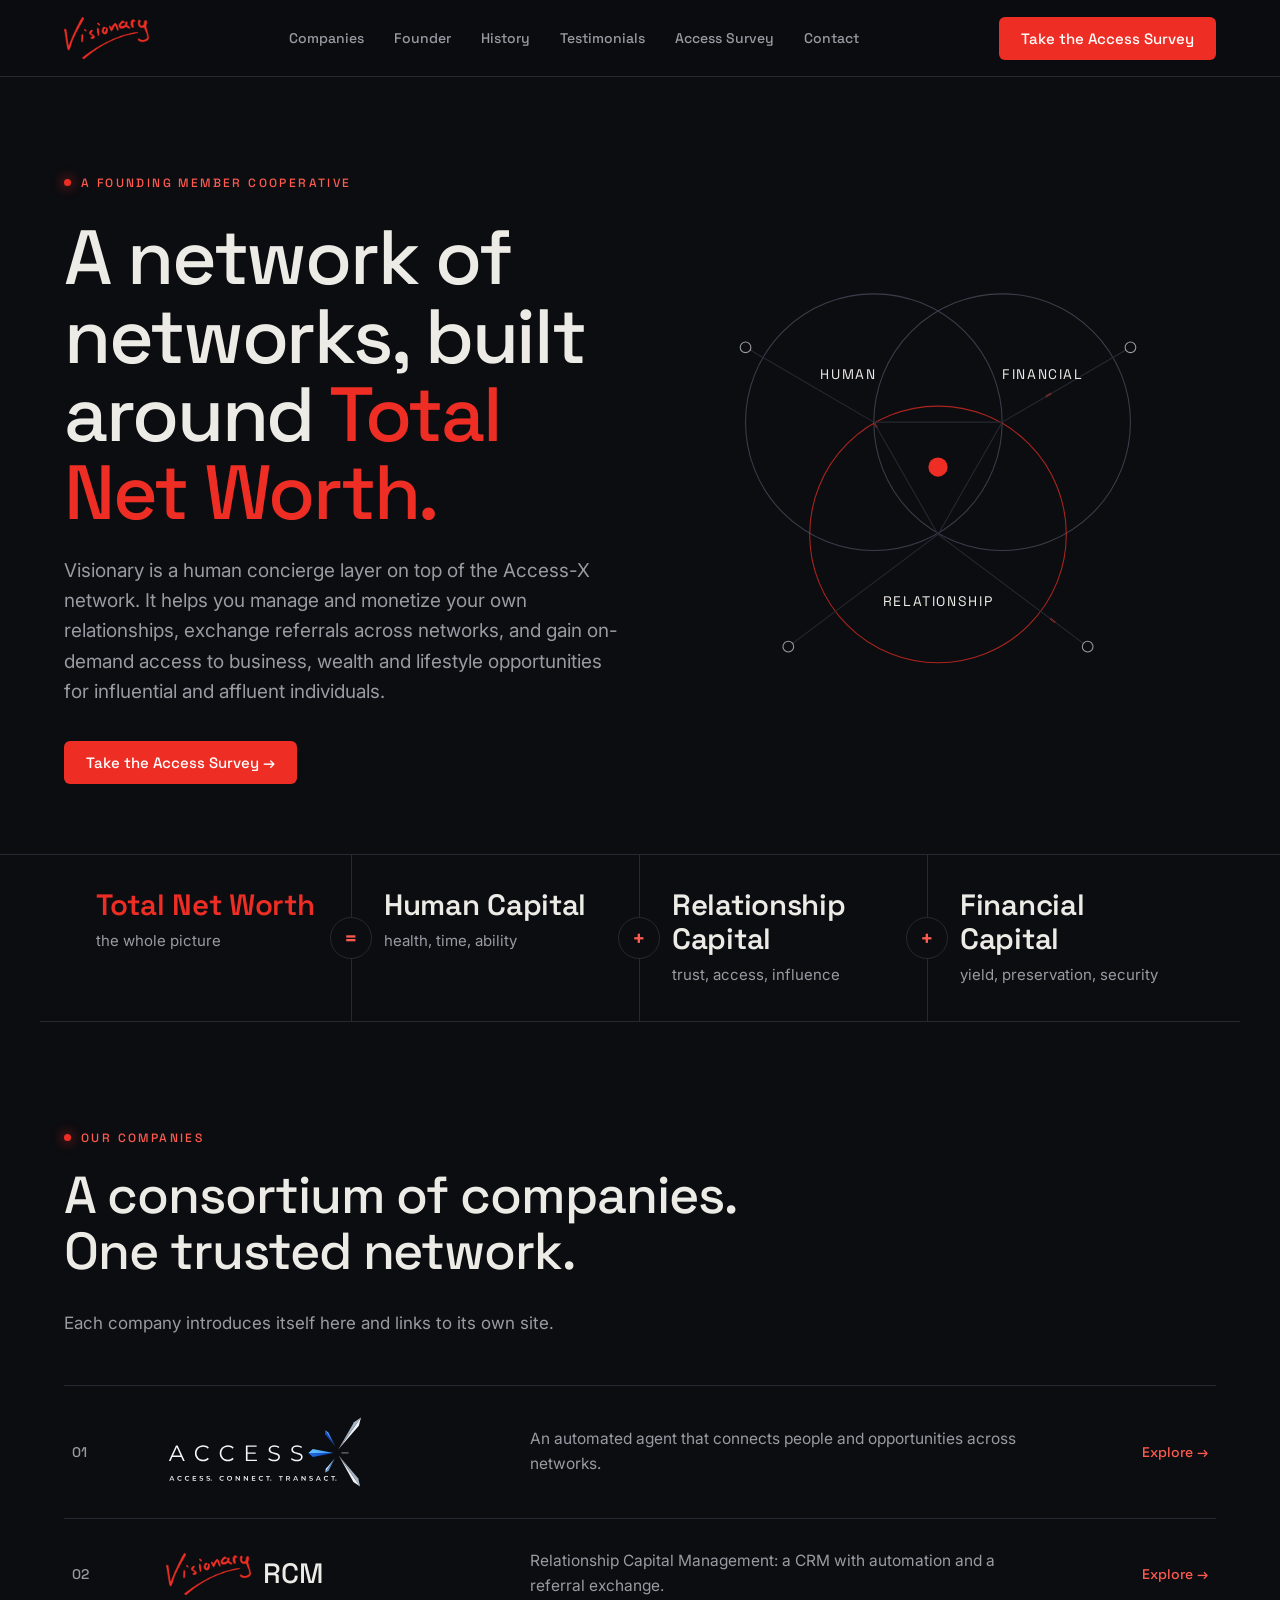
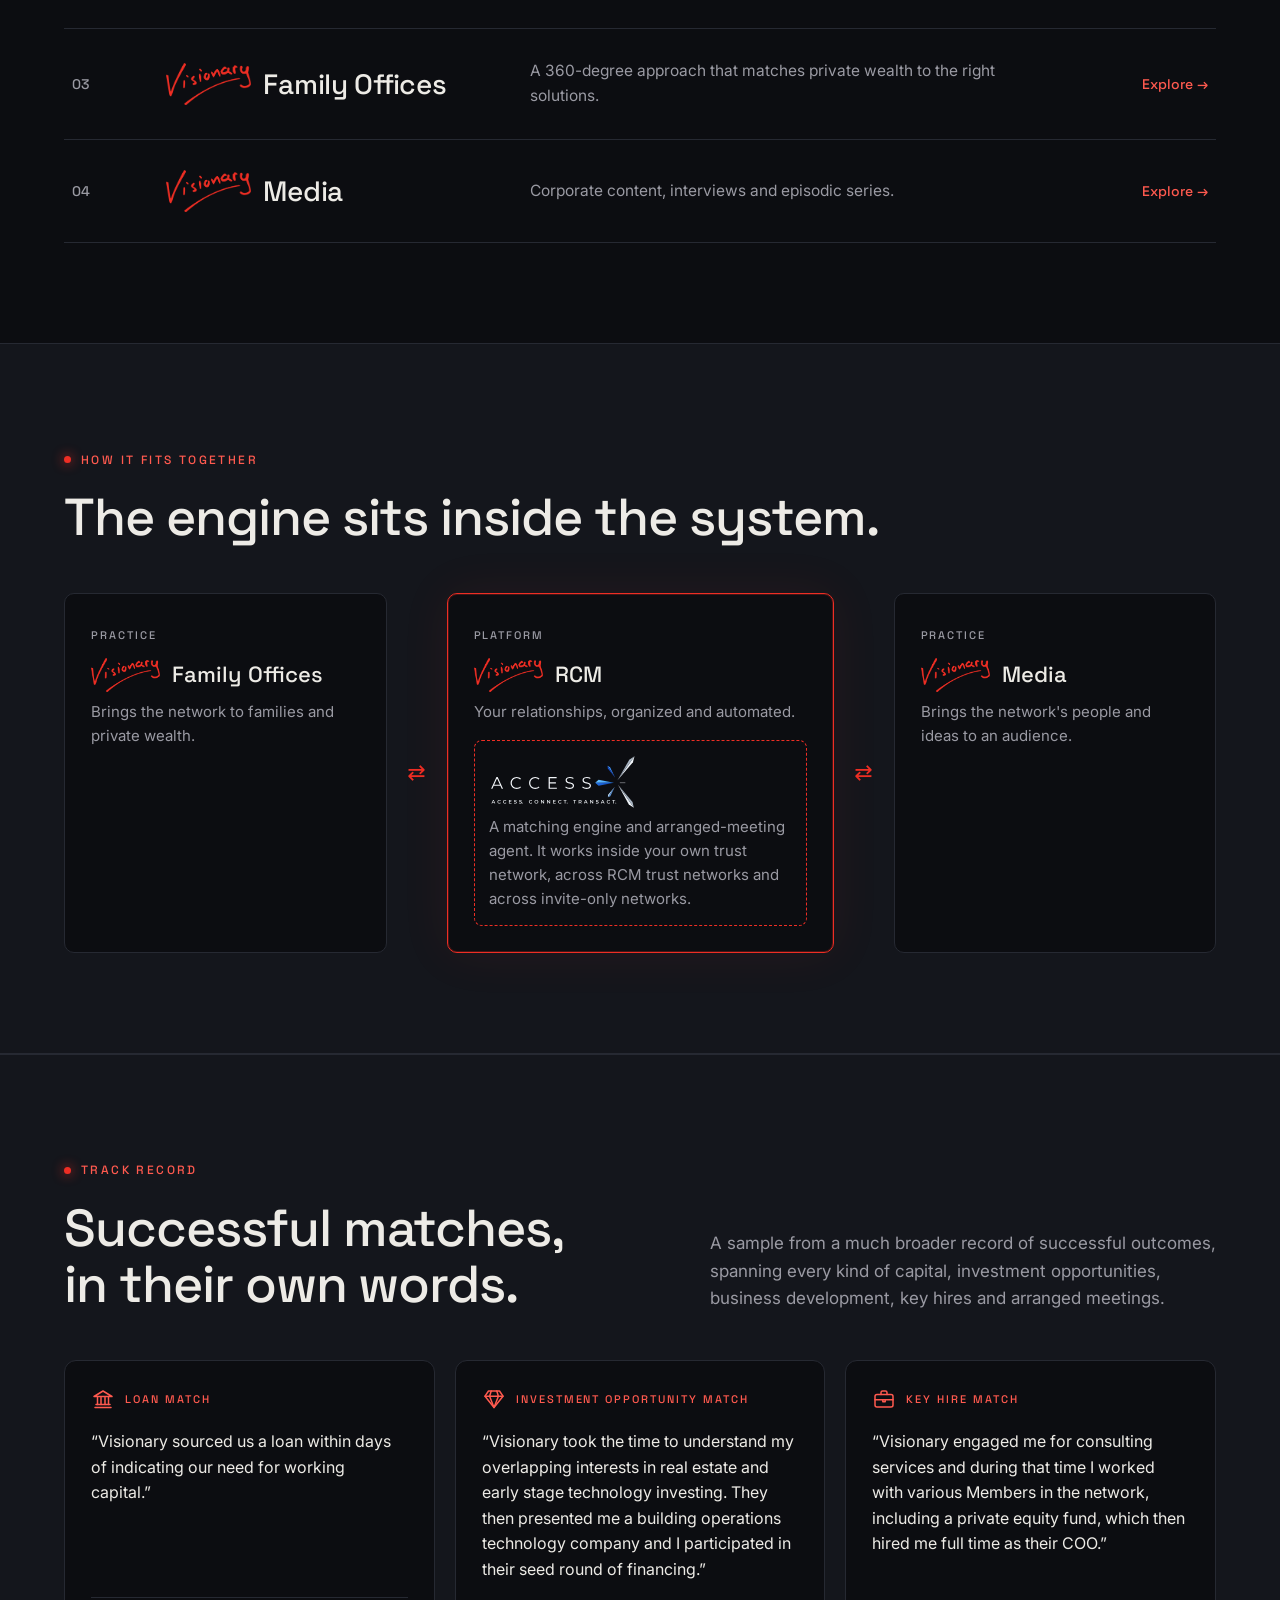
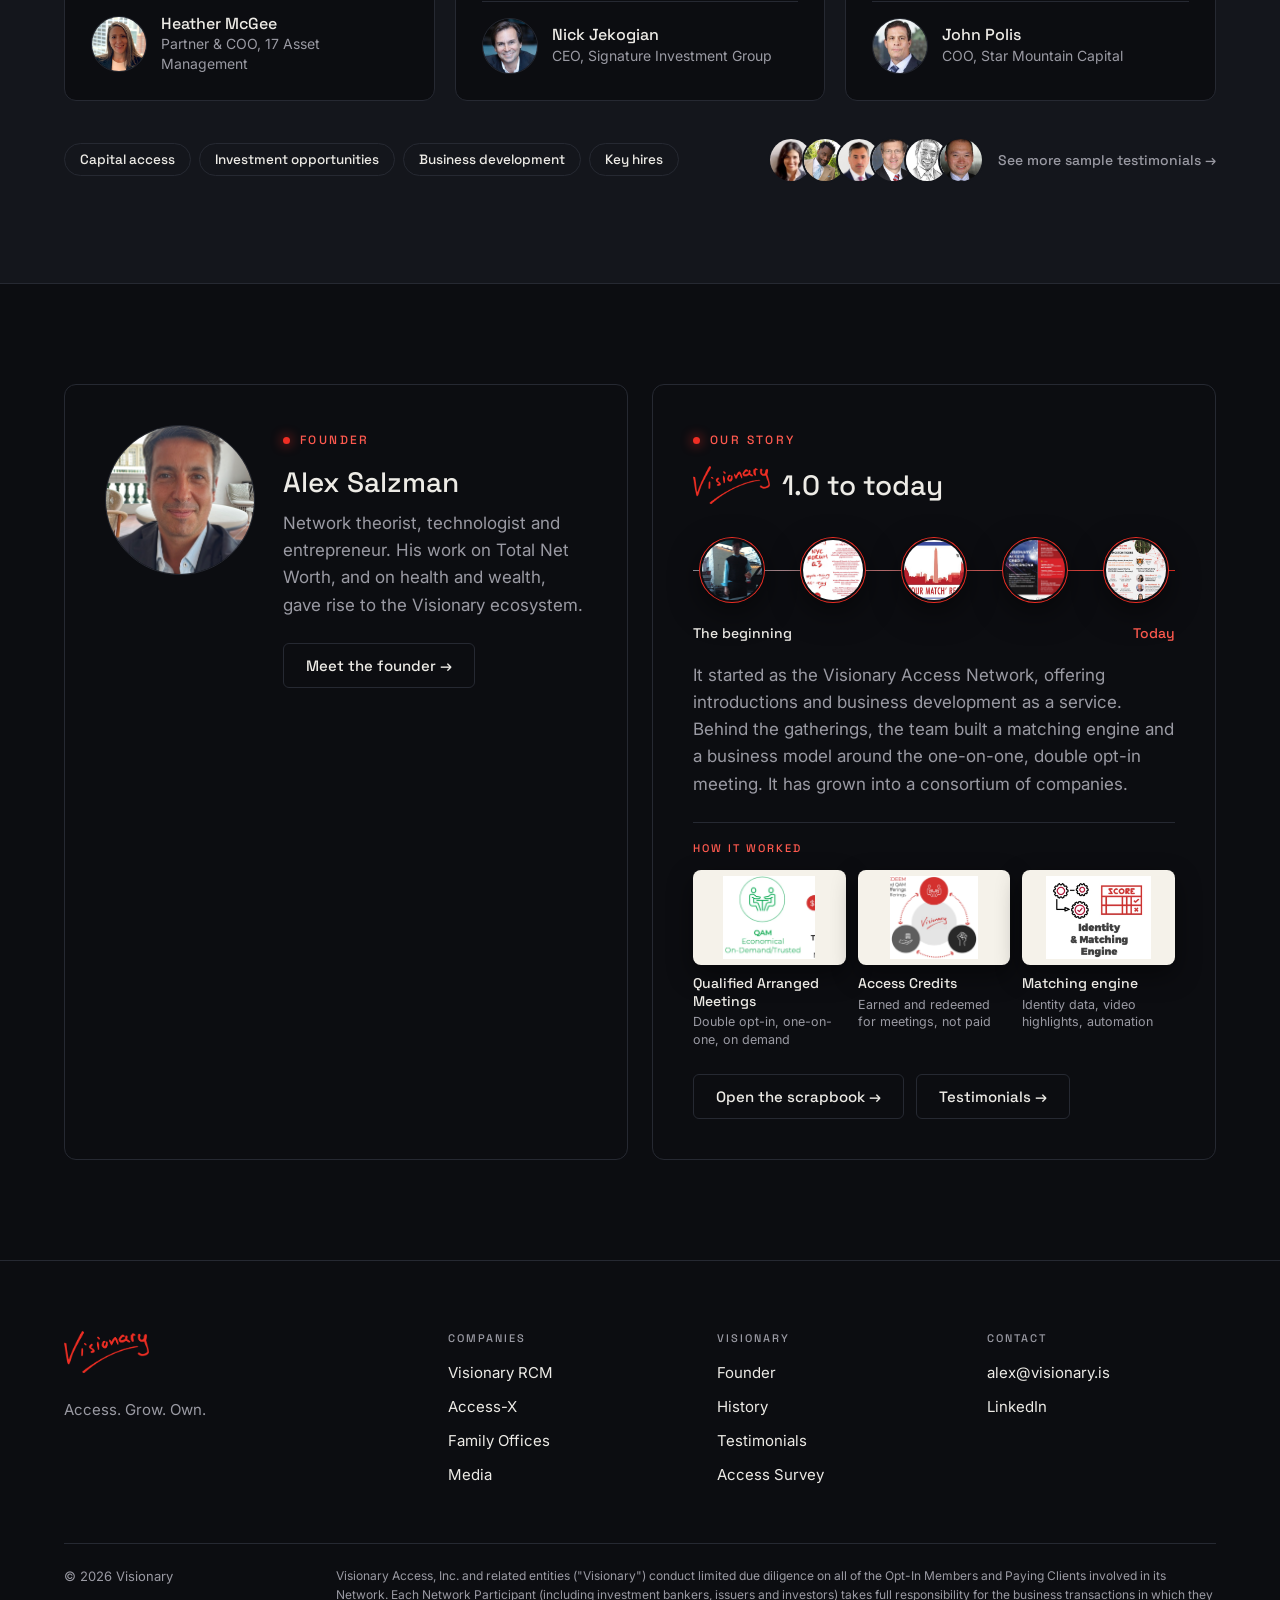
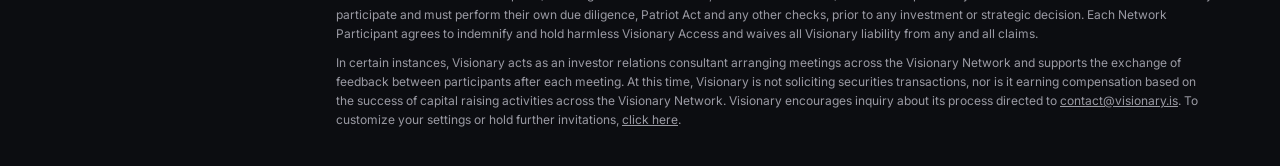
<file: index.html>
<!doctype html>
<html lang="en">
<head>
<meta charset="utf-8">
<meta name="viewport" content="width=device-width, initial-scale=1">
<title>Visionary</title>
<link rel="preconnect" href="https://fonts.googleapis.com">
<link rel="preconnect" href="https://fonts.gstatic.com" crossorigin>
<link href="https://fonts.googleapis.com/css2?family=Space+Grotesk:wght@400;500;600&family=Inter:wght@400;500&display=swap" rel="stylesheet">
<link rel="stylesheet" href="assets/theme-black.css">
</head>
<body>
<svg class="ico-sprite" xmlns="http://www.w3.org/2000/svg" aria-hidden="true" style="position:absolute;width:0;height:0;overflow:hidden">
  <symbol id="i-loan" viewBox="0 0 24 24"><path d="M3 9.5 12 4l9 5.5z"/><path d="M4 20.5h16M5 17.5h14"/><path d="M6.5 10.5v7M10 10.5v7M14 10.5v7M17.5 10.5v7"/></symbol>
  <symbol id="i-early" viewBox="0 0 24 24"><path d="M12 2.5c3 2 4.6 5.6 4 10.3L14.3 16H9.7L8 12.8c-.6-4.7 1-8.3 4-10.3z"/><circle cx="12" cy="9" r="1.7"/><path d="M8.2 12.5 5.5 15l1.3 3.2 2.9-2M15.8 12.5l2.7 2.5-1.3 3.2-2.9-2M10.6 18.5 12 21.5l1.4-3"/></symbol>
  <symbol id="i-lp" viewBox="0 0 24 24"><circle cx="12" cy="12" r="8.5"/><path d="M12 3.5V12h8.5M12 12l-6 6"/></symbol>
  <symbol id="i-account" viewBox="0 0 24 24"><path d="M4 3.5v17h16.5"/><path d="M7.5 15.5l4-4.5 3 3 5-6"/><path d="M16 8h3.5v3.5"/></symbol>
  <symbol id="i-donor" viewBox="0 0 24 24"><path d="M12 11.5S8 9.2 8 6.6a2.1 2.1 0 0 1 4-1.1 2.1 2.1 0 0 1 4 1.1c0 2.6-4 4.9-4 4.9z"/><path d="M2.5 14.5H6l2.8 1.8h4.4a1.6 1.6 0 0 1 0 3.2H9"/><path d="m14.6 18.7 4.8-2.5a1.6 1.6 0 0 1 1.8 2.6L15.5 21H7l-4.5-1.6"/></symbol>
  <symbol id="i-opportunity" viewBox="0 0 24 24"><path d="M6.5 4h11L21 9.2 12 20.5 3 9.2z"/><path d="M3 9.2h18M9.2 4 7.6 9.2 12 20.5l4.4-11.3L14.8 4"/></symbol>
  <symbol id="i-advisory" viewBox="0 0 24 24"><path d="M3.5 9.8v4.4h3.3l8.7 4.3V5.5L6.8 9.8z"/><path d="m6.8 14.2 1.6 5.3h2.7l-1.4-4.6"/><path d="M18.5 9a3.5 3.5 0 0 1 0 6M20.5 7a6.5 6.5 0 0 1 0 10"/></symbol>
  <symbol id="i-access" viewBox="0 0 24 24"><circle cx="7.5" cy="12" r="4"/><circle cx="7.5" cy="12" r="1.2"/><path d="M11.5 12h10M18.5 12v3.2M21.5 12v2.4"/></symbol>
  <symbol id="i-hire" viewBox="0 0 24 24"><rect x="3" y="7.5" width="18" height="12.5" rx="2"/><path d="M9 7.5V5.6c0-.9.7-1.6 1.6-1.6h2.8c.9 0 1.6.7 1.6 1.6v1.9M3 12.8h18M10.8 12.8v2h2.4v-2"/></symbol>
</svg>
<header>
  <div class="wrap nav">
    <a class="logo-chip" href="index.html" aria-label="Visionary home"><img src="assets/visionary-logo.png" alt="Visionary"></a>
    <ul>
      <li><a href="#companies">Companies</a></li>
      <li><a href="founder.html">Founder</a></li>
      <li><a href="history.html">History</a></li>
      <li><a href="testimonials.html">Testimonials</a></li>
      <li><a href="survey.html">Access Survey</a></li>
      <li><a href="#contact">Contact</a></li>
    </ul>
    <a class="btn btn-red" href="survey.html">Take the Access Survey</a>
  </div>
</header>

<main>
  <section class="hero">
    <div class="wrap hero-grid">
      <div>
        <span class="tag">A founding member cooperative</span>
        <h1>A network of networks, built around <em>Total Net Worth.</em></h1>
        <p>Visionary is a human concierge layer on top of the Access-X network. It helps you manage and monetize your own relationships, exchange referrals across networks, and gain on-demand access to business, wealth and lifestyle opportunities for influential and affluent individuals.</p>
        <div class="ctas">
          <a class="btn btn-red" href="survey.html">Take the Access Survey →</a>
        </div>
      </div>
      <svg class="graph" viewBox="0 0 520 480" role="img" aria-label="Three overlapping circles for Human, Relationship and Financial Capital, connected by a network">
        <g fill="none" stroke-width="1">
          <circle cx="200" cy="190" r="120" stroke="#3A3E4A"/>
          <circle cx="320" cy="190" r="120" stroke="#3A3E4A"/>
          <circle cx="260" cy="295" r="120" stroke="#EE2E24" opacity=".7"/>
        </g>
        <path class="pulse" d="M80 120 L200 190 L320 190 L440 120"/>
        <path class="pulse b" d="M120 400 L260 295 L400 400"/>
        <path class="pulse c" d="M200 190 L260 295 L320 190"/>
        <g class="edge"><line x1="80" y1="120" x2="200" y2="190"/><line x1="440" y1="120" x2="320" y2="190"/><line x1="120" y1="400" x2="260" y2="295"/><line x1="400" y1="400" x2="260" y2="295"/><line x1="200" y1="190" x2="320" y2="190"/><line x1="200" y1="190" x2="260" y2="295"/><line x1="320" y1="190" x2="260" y2="295"/></g>
        <g><circle class="node" cx="80" cy="120" r="5"/><circle class="node" cx="440" cy="120" r="5"/><circle class="node" cx="120" cy="400" r="5"/><circle class="node" cx="400" cy="400" r="5"/></g>
        <circle cx="260" cy="232" r="9" fill="#EE2E24"/>
        <text x="150" y="150" font-size="13" letter-spacing="1.5">HUMAN</text>
        <text x="320" y="150" font-size="13" letter-spacing="1.5">FINANCIAL</text>
        <text x="260" y="362" font-size="13" letter-spacing="1.5" text-anchor="middle">RELATIONSHIP</text>
      </svg>
    </div>
  </section>

  <div class="wrap tnw" aria-label="Total Net Worth equation">
    <div class="eq" data-op="="><b>Total Net Worth</b><span>the whole picture</span></div>
    <div data-op="+"><b>Human Capital</b><span>health, time, ability</span></div>
    <div data-op="+"><b>Relationship Capital</b><span>trust, access, influence</span></div>
    <div><b>Financial Capital</b><span>yield, preservation, security</span></div>
  </div>

  <section id="companies">
    <div class="wrap">
      <div class="head-row">
        <div><span class="tag">Our companies</span><h2>A consortium of companies.<br>One trusted network.</h2></div>
        <p>Each company introduces itself here and links to its own site.</p>
      </div>
      <div class="rows">
        <a class="row" href="access-x.html"><span class="n">01</span><h3 class="brand"><img class="logo-ax" src="assets/access-x-logo.svg" alt="Access-X" width="1410" height="515"></h3><p>An automated agent that connects people and opportunities across networks.</p><span class="go">Explore →</span></a>
        <a class="row" href="rcm.html"><span class="n">02</span><h3 class="brand"><img class="logo-v" src="assets/visionary-logo.png" alt="Visionary" width="1768" height="870"><span>RCM</span></h3><p>Relationship Capital Management: a CRM with automation and a referral exchange.</p><span class="go">Explore →</span></a>
        <a class="row" href="wealth.html"><span class="n">03</span><h3 class="brand"><img class="logo-v" src="assets/visionary-logo.png" alt="Visionary" width="1768" height="870"><span>Family Offices</span></h3><p>A 360-degree approach that matches private wealth to the right solutions.</p><span class="go">Explore →</span></a>
        <a class="row" href="media.html"><span class="n">04</span><h3 class="brand"><img class="logo-v" src="assets/visionary-logo.png" alt="Visionary" width="1768" height="870"><span>Media</span></h3><p>Corporate content, interviews and episodic series.</p><span class="go">Explore →</span></a>
      </div>
    </div>
  </section>

  <section class="fit">
    <div class="wrap">
      <span class="tag">How it fits together</span>
      <h2>The engine sits inside the system.</h2>
      <div class="flow">
        <div class="box"><small>Practice</small><h4 class="brand"><img class="logo-v" src="assets/visionary-logo.png" alt="Visionary" width="1768" height="870"><span>Family Offices</span></h4><p>Brings the network to families and private wealth.</p></div>
        <div class="arrow" aria-hidden="true">⇄</div>
        <div class="box core"><small>Platform</small><h4 class="brand"><img class="logo-v" src="assets/visionary-logo.png" alt="Visionary" width="1768" height="870"><span>RCM</span></h4><p>Your relationships, organized and automated.</p>
          <div class="inner"><b class="brand"><img class="logo-ax" src="assets/access-x-logo.svg" alt="Access-X" width="1410" height="515"></b><p>A matching engine and arranged-meeting agent. It works inside your own trust network, across RCM trust networks and across invite-only networks.</p></div>
        </div>
        <div class="arrow" aria-hidden="true">⇄</div>
        <div class="box"><small>Practice</small><h4 class="brand"><img class="logo-v" src="assets/visionary-logo.png" alt="Visionary" width="1768" height="870"><span>Media</span></h4><p>Brings the network's people and ideas to an audience.</p></div>
      </div>
    </div>
  </section>

  <section class="proof" id="testimonials">
    <div class="wrap">
      <div class="head-row">
        <div><span class="tag">Track record</span><h2>Successful matches,<br>in their own words.</h2></div>
        <p>A sample from a much broader record of successful outcomes, spanning every kind of capital, investment opportunities, business development, key hires and arranged meetings.</p>
      </div>
      <div class="proof-grid">
        <figure class="tm"><small><svg class="ico" aria-hidden="true"><use href="#i-loan"/></svg>Loan match</small>
          <blockquote>“Visionary sourced us a loan within days of indicating our need for working capital.”</blockquote>
          <figcaption><img src="assets/testimonials/heather-mcgee.jpg" alt="" width="56" height="56" loading="lazy"><div><b>Heather McGee</b><span>Partner &amp; COO, 17 Asset Management</span></div></figcaption></figure>
        <figure class="tm"><small><svg class="ico" aria-hidden="true"><use href="#i-opportunity"/></svg>Investment opportunity match</small>
          <blockquote>“Visionary took the time to understand my overlapping interests in real estate and early stage technology investing. They then presented me a building operations technology company and I participated in their seed round of financing.”</blockquote>
          <figcaption><img src="assets/testimonials/nick-jekogian.jpg" alt="" width="56" height="56" loading="lazy"><div><b>Nick Jekogian</b><span>CEO, Signature Investment Group</span></div></figcaption></figure>
        <figure class="tm"><small><svg class="ico" aria-hidden="true"><use href="#i-hire"/></svg>Key hire match</small>
          <blockquote>“Visionary engaged me for consulting services and during that time I worked with various Members in the network, including a private equity fund, which then hired me full time as their COO.”</blockquote>
          <figcaption><img src="assets/testimonials/john-polis.jpg" alt="" width="56" height="56" loading="lazy"><div><b>John Polis</b><span>COO, Star Mountain Capital</span></div></figcaption></figure>
      </div>
      <div class="proof-foot">
        <ul class="chips" aria-label="Testimonials by type of match">
          <li><a href="testimonials.html#capital-access">Capital access</a></li>
          <li><a href="testimonials.html#investment-opportunities">Investment opportunities</a></li>
          <li><a href="testimonials.html#business-development">Business development</a></li>
          <li><a href="testimonials.html#key-hires">Key hires</a></li>
        </ul>
        <a class="faces" href="testimonials.html" aria-label="Read all testimonials">
          <img src="assets/testimonials/noelle-millholt.jpg" alt="" width="46" height="46" loading="lazy">
          <img src="assets/testimonials/glenn-toby.jpg" alt="" width="46" height="46" loading="lazy" style="object-position:50% 16%">
          <img src="assets/testimonials/mark-cachia.jpg" alt="" width="46" height="46" loading="lazy">
          <img src="assets/testimonials/david-weild.jpg" alt="" width="46" height="46" loading="lazy">
          <img src="assets/testimonials/ridaa-murad.jpg" alt="" width="46" height="46" loading="lazy">
          <img src="assets/testimonials/erwin-wong.jpg" alt="" width="46" height="46" loading="lazy">
          <span>See more sample testimonials →</span>
        </a>
      </div>
    </div>
  </section>

  <section>
    <div class="wrap split">
      <div class="panel founder">
        <img class="portrait-sm" src="assets/alex-salzman.jpg" alt="Alex Salzman" width="150" height="150">
        <div>
          <span class="tag">Founder</span>
          <h3>Alex Salzman</h3>
          <p>Network theorist, technologist and entrepreneur. His work on Total Net Worth, and on health and wealth, gave rise to the Visionary ecosystem.</p>
          <a class="btn btn-ghost" href="founder.html">Meet the founder →</a>
        </div>
      </div>
      <div class="panel">
        <span class="tag">Our story</span>
        <h3 class="brand"><img class="logo-v" src="assets/visionary-logo.png" alt="Visionary" width="1768" height="870"><span>1.0 to today</span></h3>
        <div class="teaser-line">
          <a class="pop" href="history.html#stage-01" style="left:8%"><img src="assets/history/founder-rooftop.jpg" alt="The beginning: painting the first Visionary sign" style="object-position:50% 22%" loading="lazy"></a>
          <a class="pop" href="history.html#stage-02" style="left:29%"><img src="assets/history/nyc-forum.jpg" alt="First gatherings: the Visionary NYC Forum" style="object-position:18% 18%" loading="lazy"></a>
          <a class="pop" href="history.html#stage-03" style="left:50%"><img src="assets/history/washington-dc.jpg" alt="Arranged meetings: a welcoming reception in Washington, DC" style="object-position:48% 45%" loading="lazy"></a>
          <a class="pop" href="history.html#stage-04" style="left:71%"><img src="assets/history/supernova.jpg" alt="Access Credits: the Access Credit Supernova" style="object-position:25% 38%" loading="lazy"></a>
          <a class="pop" href="history.html#stage-05" style="left:92%"><img src="assets/history/princeton.jpg" alt="Access, Grow, Own: the Princeton Tigers welcoming reception" style="object-position:58% 30%" loading="lazy"></a>
        </div>
        <div class="teaser-ends" aria-hidden="true"><span>The beginning</span><span class="now">Today</span></div>
        <p>It started as the Visionary Access Network, offering introductions and business development as a service. Behind the gatherings, the team built a matching engine and a business model around the one-on-one, double opt-in meeting. It has grown into a consortium of companies.</p>
        <ul class="concepts">
          <li class="lbl">How it worked</li>
          <li><a href="history.html#engine-qam"><span class="thumb"><img src="assets/history/thumb-qam.png" alt="" loading="lazy"></span><b>Qualified Arranged Meetings</b><span>Double opt-in, one-on-one, on demand</span></a></li>
          <li><a href="history.html#engine-credits"><span class="thumb"><img src="assets/history/thumb-credits.png" alt="" loading="lazy"></span><b>Access Credits</b><span>Earned and redeemed for meetings, not paid</span></a></li>
          <li><a href="history.html#engine-model"><span class="thumb"><img src="assets/history/thumb-engine.png" alt="" loading="lazy"></span><b>Matching engine</b><span>Identity data, video highlights, automation</span></a></li>
        </ul>
        <div class="ctas"><a class="btn btn-ghost" href="history.html">Open the scrapbook →</a><a class="btn btn-ghost" href="testimonials.html">Testimonials →</a></div>
      </div>
    </div>
  </section>
</main>

<footer id="contact">
  <div class="wrap">
    <div class="foot">
      <div><a class="logo-chip" href="index.html"><img src="assets/visionary-logo.png" alt="Visionary"></a><p style="color:var(--muted);margin-top:18px;max-width:30ch">Access. Grow. Own.</p></div>
      <div><h5>Companies</h5><ul><li><a href="rcm.html">Visionary RCM</a></li><li><a href="access-x.html">Access-X</a></li><li><a href="wealth.html">Family Offices</a></li><li><a href="media.html">Media</a></li></ul></div>
      <div><h5>Visionary</h5><ul><li><a href="founder.html">Founder</a></li><li><a href="history.html">History</a></li><li><a href="testimonials.html">Testimonials</a></li><li><a href="survey.html">Access Survey</a></li></ul></div>
      <div><h5>Contact</h5><ul><li><a href="mailto:alex@visionary.is">alex@visionary.is</a></li><li><a href="https://www.linkedin.com/in/alex-salzman/">LinkedIn</a></li></ul></div>
    </div>
    <div class="legal"><span>© 2026 Visionary</span><div class="compliance"><p>Visionary Access, Inc. and related entities ("Visionary") conduct limited due diligence on all of the Opt-In Members and Paying Clients involved in its Network. Each Network Participant (including investment bankers, issuers and investors) takes full responsibility for the business transactions in which they participate and must perform their own due diligence, Patriot Act and any other checks, prior to any investment or strategic decision. Each Network Participant agrees to indemnify and hold harmless Visionary Access and waives all Visionary liability from any and all claims.</p><p>In certain instances, Visionary acts as an investor relations consultant arranging meetings across the Visionary Network and supports the exchange of feedback between participants after each meeting. At this time, Visionary is not soliciting securities transactions, nor is it earning compensation based on the success of capital raising activities across the Visionary Network. Visionary encourages inquiry about its process directed to <a href="mailto:contact@visionary.is">contact@visionary.is</a>. To customize your settings or hold further invitations, <a href="mailto:contact@visionary.is?subject=Invitation%20settings">click here</a>.</p></div></div>
  </div>
</footer>
</body>
</html>
</file>
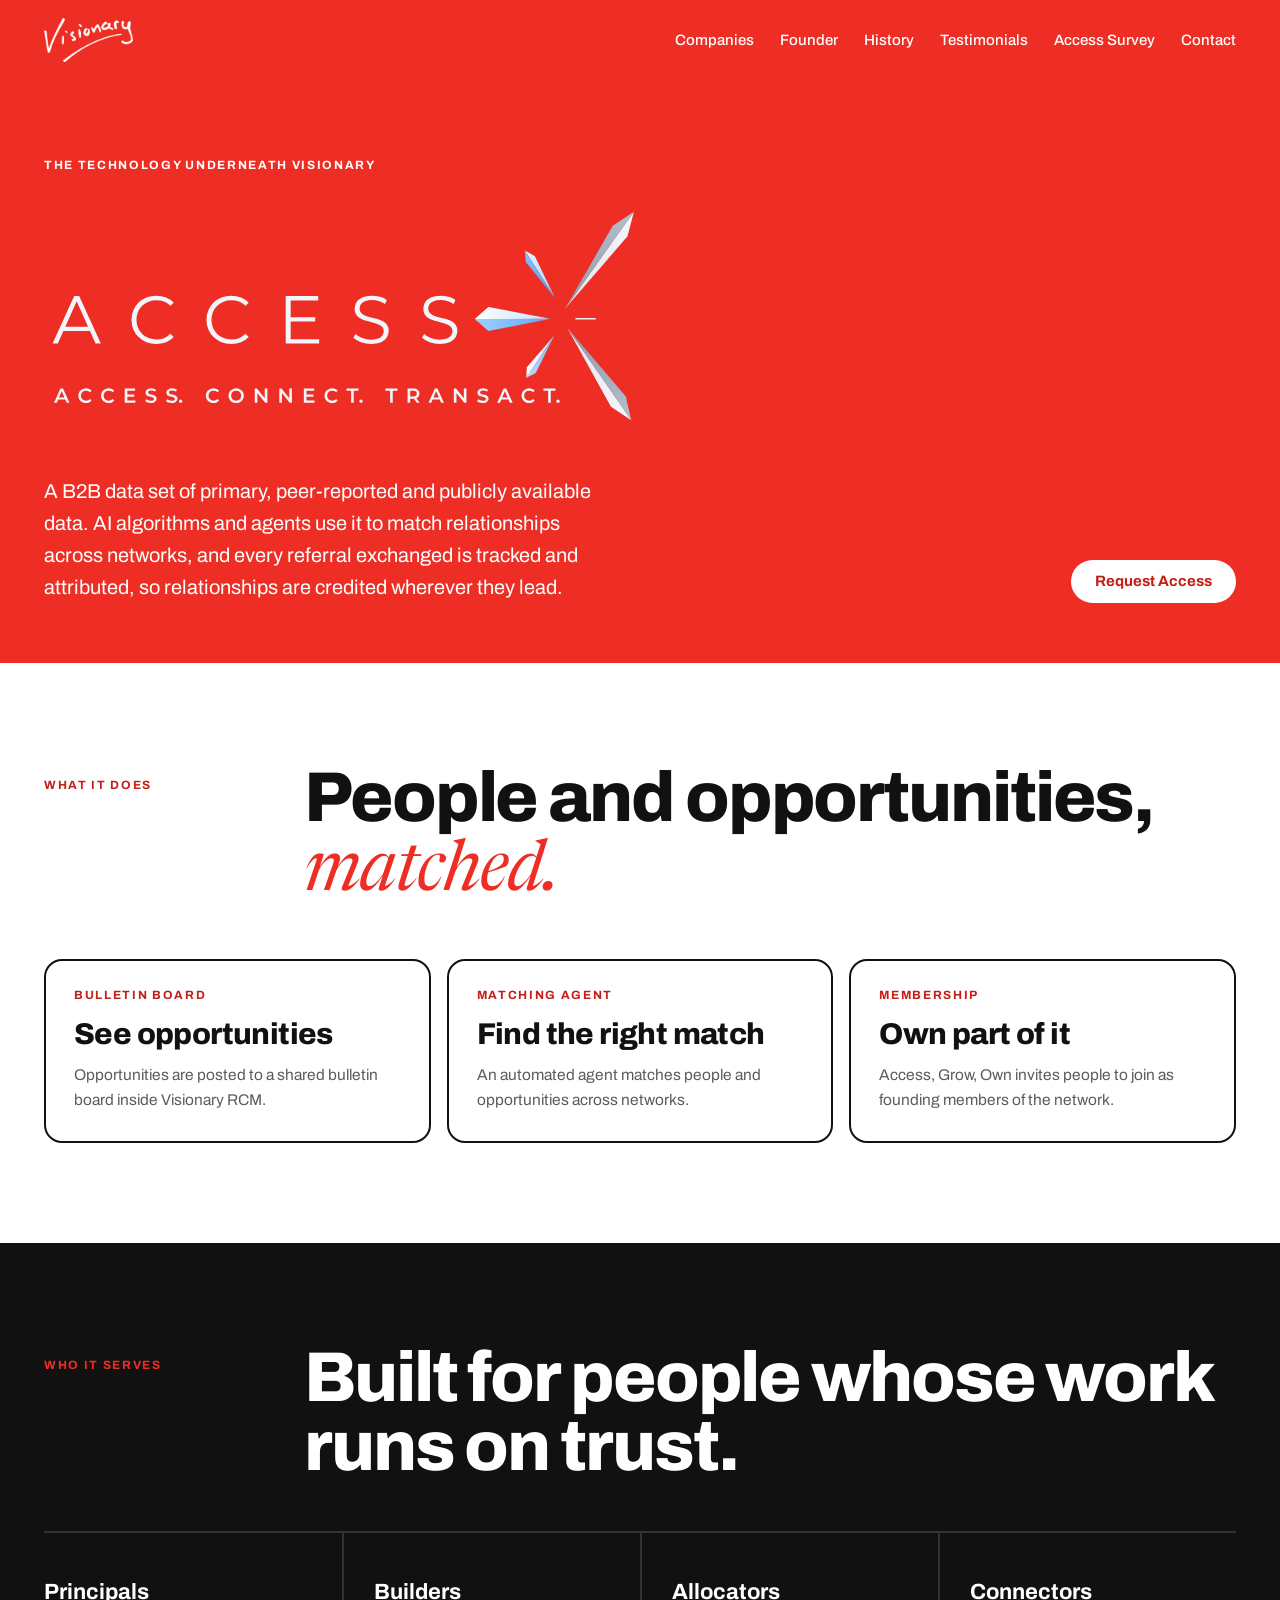
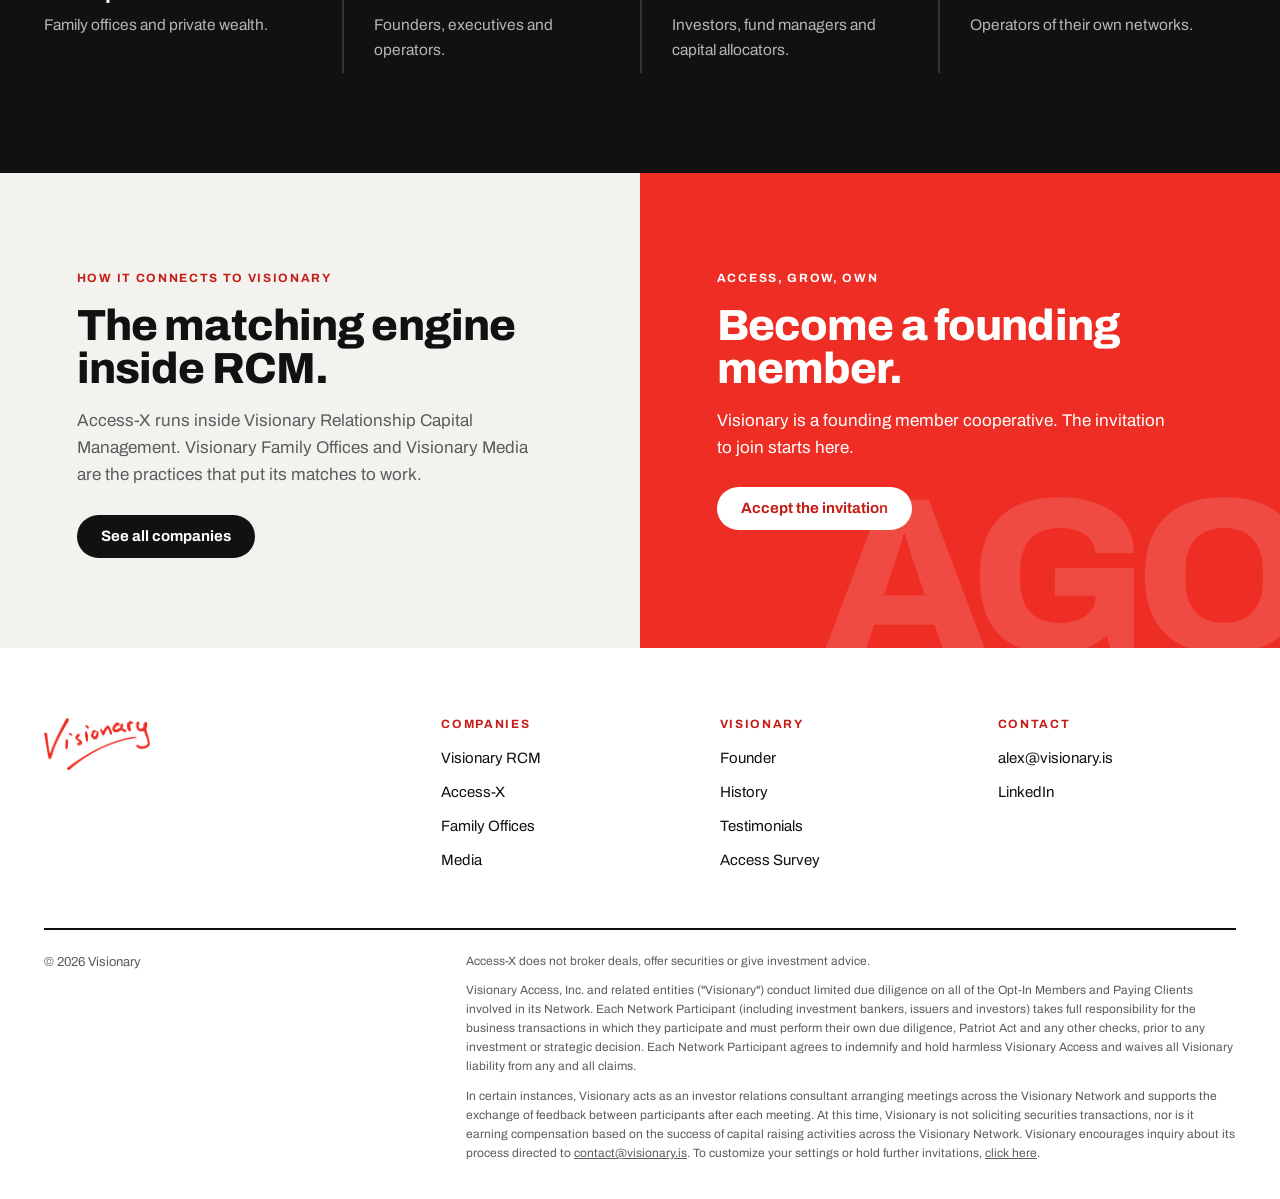
<file: access-x.html>
<!doctype html>
<html lang="en">
<head>
<meta charset="utf-8">
<meta name="viewport" content="width=device-width, initial-scale=1">
<title>Access-X · Visionary</title>
<link rel="preconnect" href="https://fonts.googleapis.com">
<link rel="preconnect" href="https://fonts.gstatic.com" crossorigin>
<link href="https://fonts.googleapis.com/css2?family=Archivo:wght@400;500;700;800&family=Newsreader:ital,opsz,wght@1,6..72,400&display=swap" rel="stylesheet">
<link rel="stylesheet" href="assets/theme-red.css">
</head>
<body>
<header>
  <div class="wrap nav">
    <a href="index.html" aria-label="Visionary home"><img class="white-logo" src="assets/visionary-logo.png" alt="Visionary"></a>
    <ul>
      <li><a href="index.html#companies">Companies</a></li>
      <li><a href="founder.html">Founder</a></li>
      <li><a href="history.html">History</a></li>
      <li><a href="testimonials.html">Testimonials</a></li>
      <li><a href="survey.html">Access Survey</a></li>
      <li><a href="#contact">Contact</a></li>
    </ul>
  </div>
</header>

<main>
  <section class="hero" style="padding-bottom:0">
    <div class="wrap">
      <span class="label">The technology underneath Visionary</span>
      <h1 class="ax-logo"><img src="assets/access-x-logo-on-red.svg" alt="Access-X. Access. Connect. Transact." width="1410" height="515"></h1>
      <div class="hero-foot">
        <p>A B2B data set of primary, peer-reported and publicly available data. AI algorithms and agents use it to match relationships across networks, and every referral exchanged is tracked and attributed, so relationships are credited wherever they lead.</p>
        <div class="ctas">
          <a class="pill pill-white" data-outbound="accessX" href="#">Request Access</a>
        </div>
      </div>
    </div>
  </section>

  <section>
    <div class="wrap">
      <div class="title-row"><span class="label">What it does</span><h2>People and opportunities, <em>matched.</em></h2></div>
      <div class="tiles three">
        <div class="tile static"><span class="label">Bulletin board</span><h3>See opportunities</h3><p>Opportunities are posted to a shared bulletin board inside Visionary RCM.</p></div>
        <div class="tile static"><span class="label">Matching agent</span><h3>Find the right match</h3><p>An automated agent matches people and opportunities across networks.</p></div>
        <div class="tile static"><span class="label">Membership</span><h3>Own part of it</h3><p>Access, Grow, Own invites people to join as founding members of the network.</p></div>
      </div>
    </div>
  </section>

  <section class="fit">
    <div class="wrap">
      <div class="title-row"><span class="label">Who it serves</span><h2>Built for people whose work runs on trust.</h2></div>
      <div class="stack four">
        <div><h4>Principals</h4><p>Family offices and private wealth.</p></div>
        <div><h4>Builders</h4><p>Founders, executives and operators.</p></div>
        <div><h4>Allocators</h4><p>Investors, fund managers and capital allocators.</p></div>
        <div><h4>Connectors</h4><p>Operators of their own networks.</p></div>
      </div>
    </div>
  </section>

  <div class="duo">
    <div class="plain">
      <span class="label">How it connects to Visionary</span>
      <h3>The matching engine inside RCM.</h3>
      <p>Access-X runs inside Visionary Relationship Capital Management. Visionary Family Offices and Visionary Media are the practices that put its matches to work.</p>
      <a class="pill pill-ink" href="index.html#companies">See all companies</a>
    </div>
    <div class="since">
      <span class="label">Access, Grow, Own</span>
      <h3>Become a founding member.</h3>
      <p>Visionary is a founding member cooperative. The invitation to join starts here.</p>
      <a class="pill pill-white" href="survey.html?category=join">Accept the invitation</a>
      <span class="yr" aria-hidden="true">AGO</span>
    </div>
  </div>
</main>

<footer id="contact">
  <div class="wrap">
    <div class="foot">
      <div><img src="assets/visionary-logo.png" alt="Visionary"></div>
      <div><h5 class="label">Companies</h5><ul><li><a href="rcm.html">Visionary RCM</a></li><li><a href="access-x.html">Access-X</a></li><li><a href="wealth.html">Family Offices</a></li><li><a href="media.html">Media</a></li></ul></div>
      <div><h5 class="label">Visionary</h5><ul><li><a href="founder.html">Founder</a></li><li><a href="history.html">History</a></li><li><a href="testimonials.html">Testimonials</a></li><li><a href="survey.html">Access Survey</a></li></ul></div>
      <div><h5 class="label">Contact</h5><ul><li><a href="mailto:alex@visionary.is">alex@visionary.is</a></li><li><a href="https://www.linkedin.com/in/alex-salzman/">LinkedIn</a></li></ul></div>
    </div>
    <div class="legal"><span>© 2026 Visionary</span><div class="compliance"><p>Access-X does not broker deals, offer securities or give investment advice.</p><p>Visionary Access, Inc. and related entities ("Visionary") conduct limited due diligence on all of the Opt-In Members and Paying Clients involved in its Network. Each Network Participant (including investment bankers, issuers and investors) takes full responsibility for the business transactions in which they participate and must perform their own due diligence, Patriot Act and any other checks, prior to any investment or strategic decision. Each Network Participant agrees to indemnify and hold harmless Visionary Access and waives all Visionary liability from any and all claims.</p><p>In certain instances, Visionary acts as an investor relations consultant arranging meetings across the Visionary Network and supports the exchange of feedback between participants after each meeting. At this time, Visionary is not soliciting securities transactions, nor is it earning compensation based on the success of capital raising activities across the Visionary Network. Visionary encourages inquiry about its process directed to <a href="mailto:contact@visionary.is">contact@visionary.is</a>. To customize your settings or hold further invitations, <a href="mailto:contact@visionary.is?subject=Invitation%20settings">click here</a>.</p></div></div>
  </div>
</footer>
<script src="assets/site-config.js"></script>
</body>
</html>
</file>
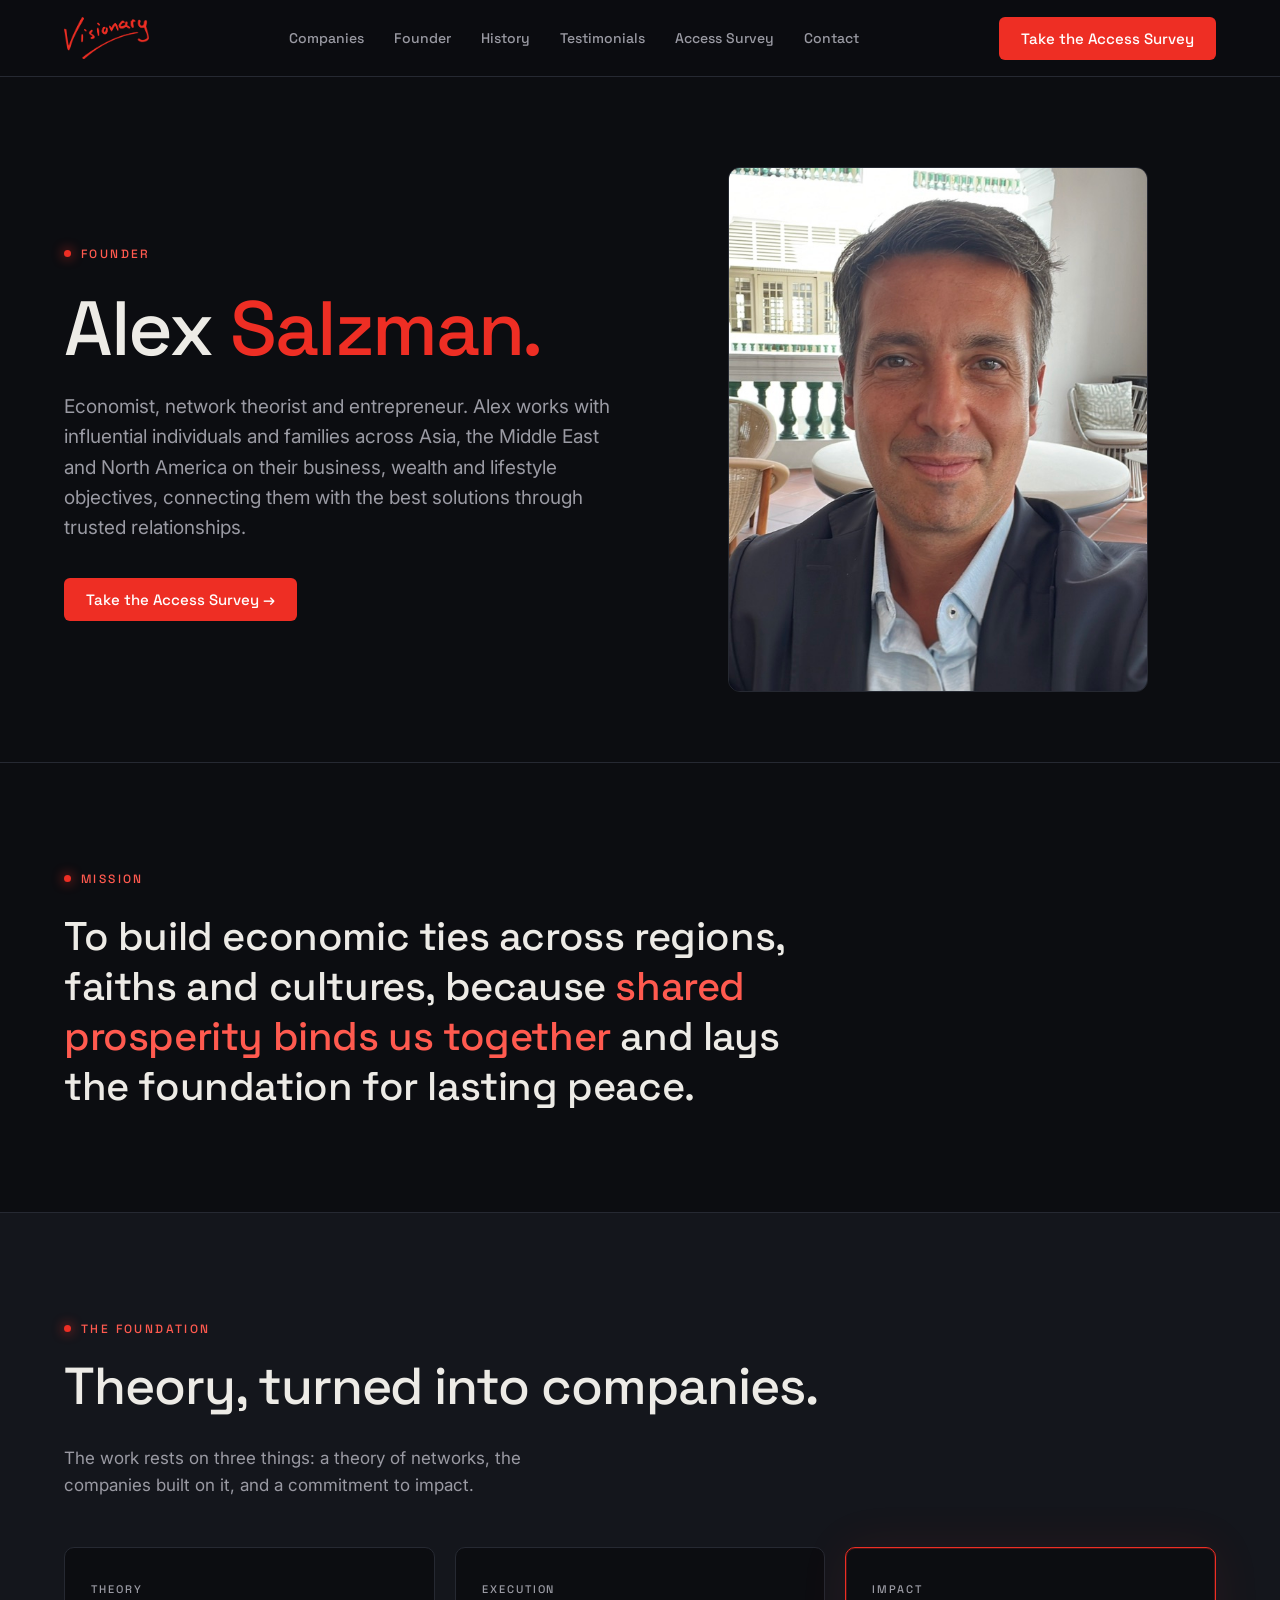
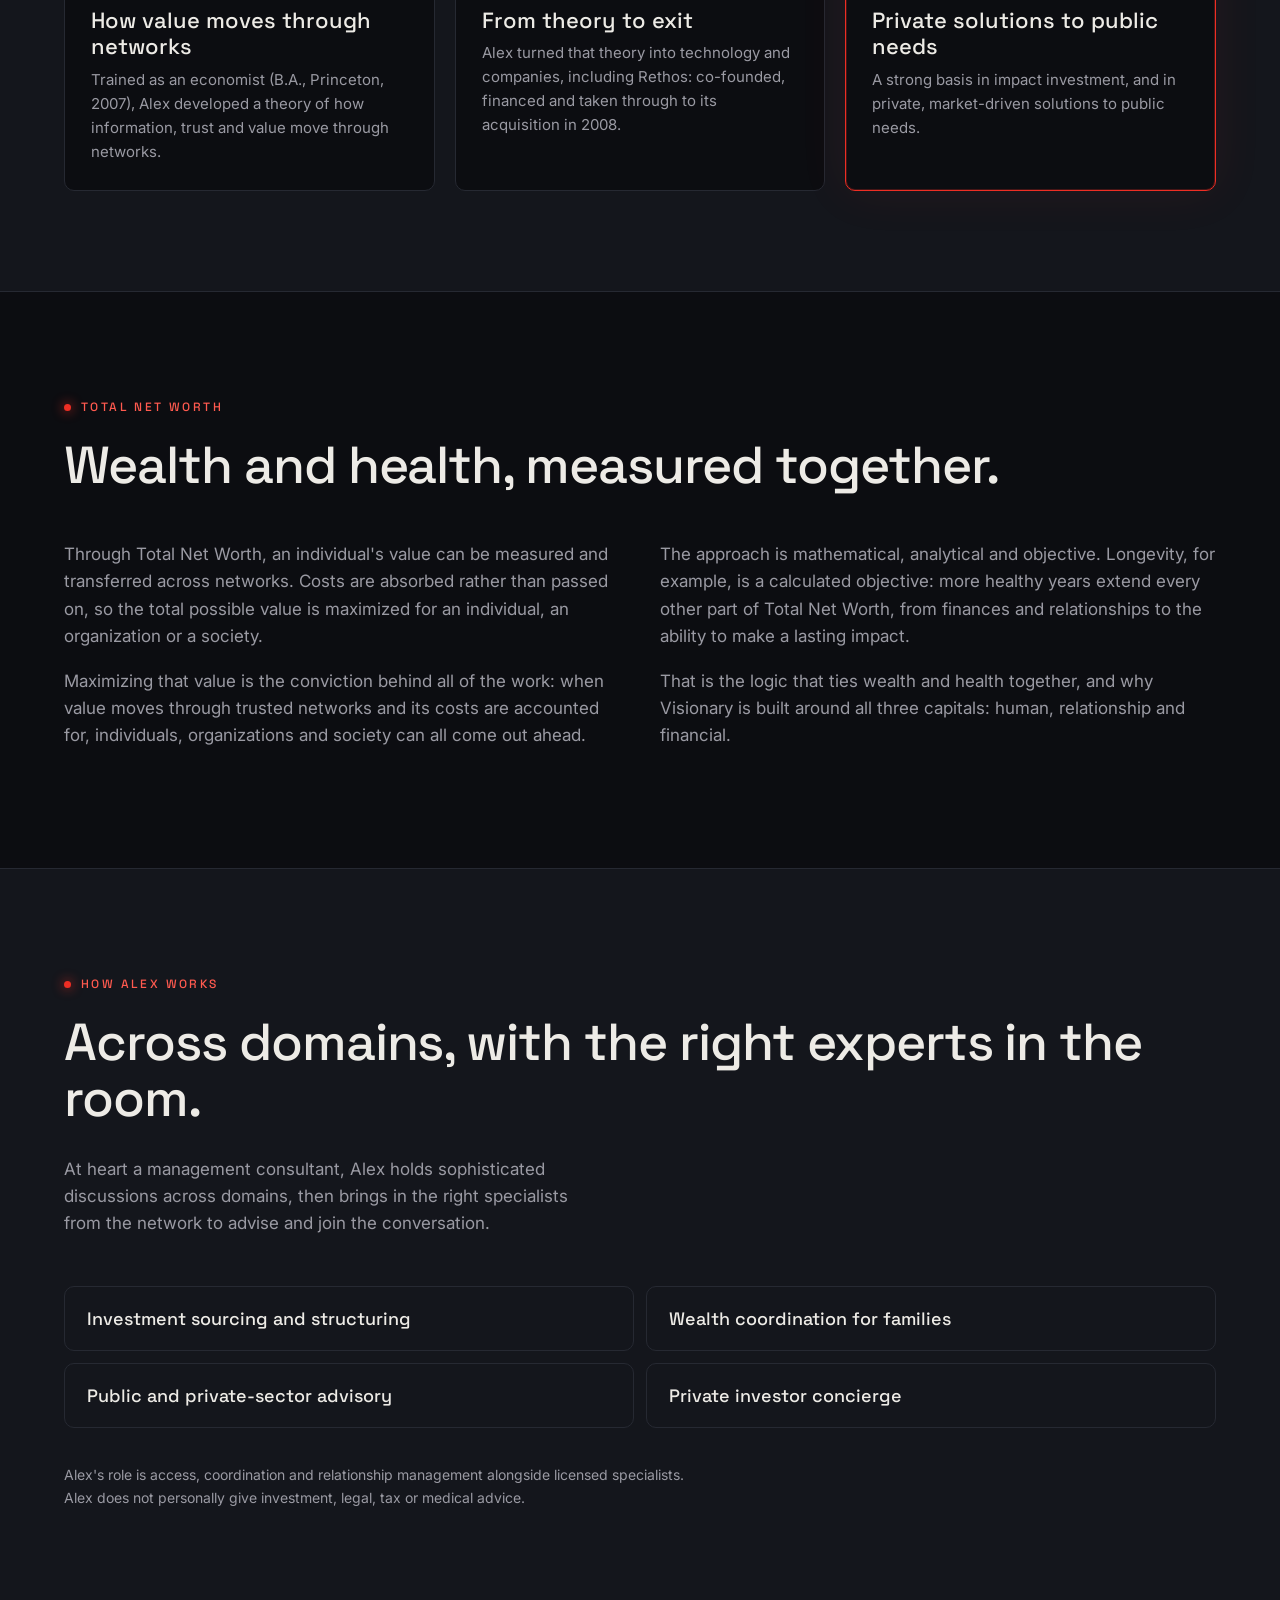
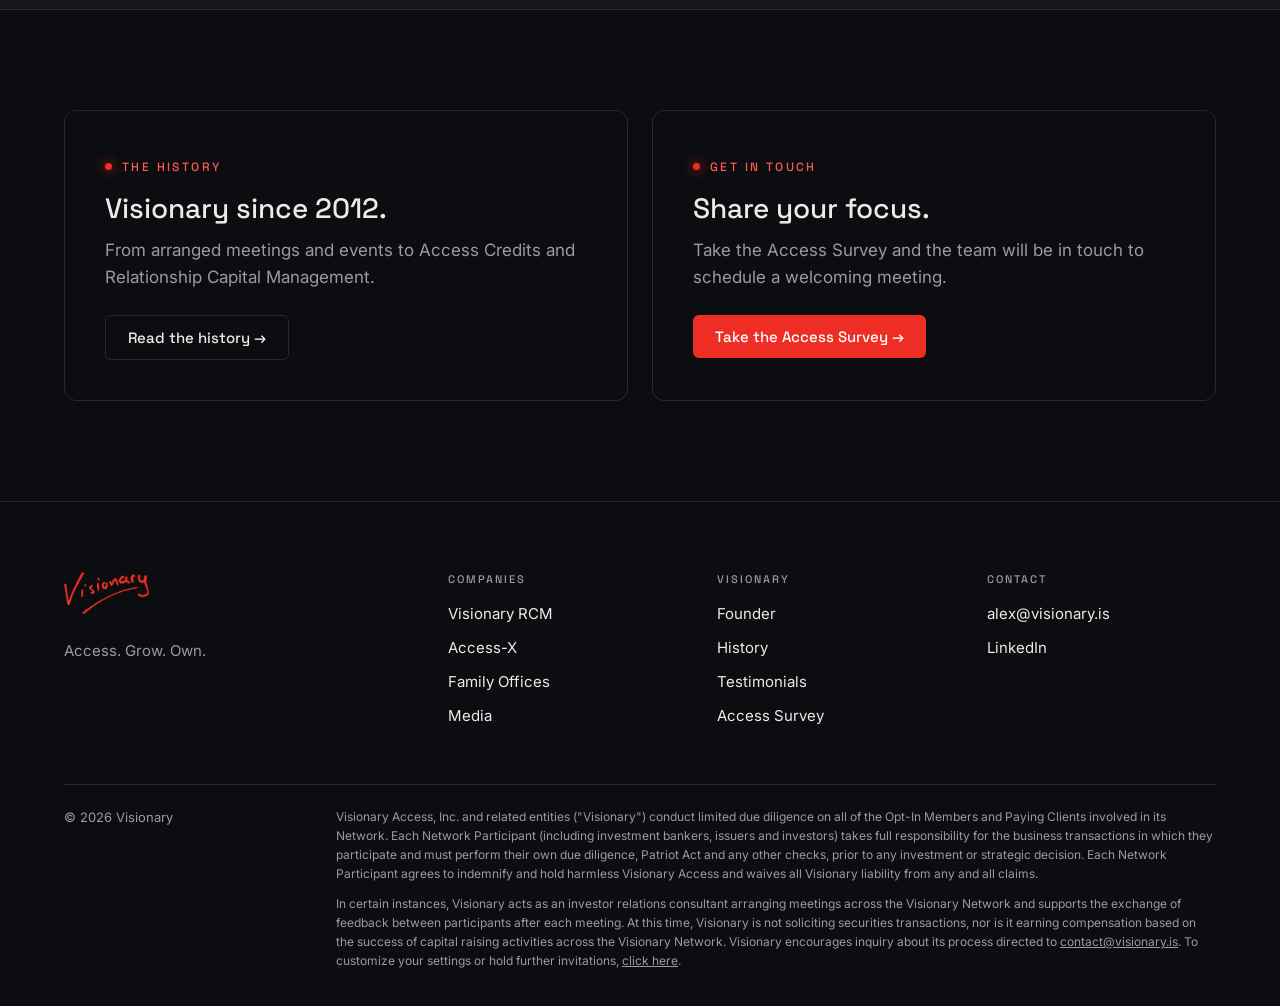
<file: founder.html>
<!doctype html>
<html lang="en">
<head>
<meta charset="utf-8">
<meta name="viewport" content="width=device-width, initial-scale=1">
<title>Alex Salzman, Founder · Visionary</title>
<meta name="description" content="Alex Salzman, founder of Visionary: economist, network theorist and entrepreneur working across wealth and health through trusted networks.">
<link rel="preconnect" href="https://fonts.googleapis.com">
<link rel="preconnect" href="https://fonts.gstatic.com" crossorigin>
<link href="https://fonts.googleapis.com/css2?family=Space+Grotesk:wght@400;500;600&family=Inter:wght@400;500&display=swap" rel="stylesheet">
<link rel="stylesheet" href="assets/theme-black.css">
</head>
<body>
<header>
  <div class="wrap nav">
    <a class="logo-chip" href="index.html" aria-label="Visionary home"><img src="assets/visionary-logo.png" alt="Visionary"></a>
    <ul>
      <li><a href="index.html#companies">Companies</a></li>
      <li><a href="founder.html" aria-current="page">Founder</a></li>
      <li><a href="history.html">History</a></li>
      <li><a href="testimonials.html">Testimonials</a></li>
      <li><a href="survey.html">Access Survey</a></li>
      <li><a href="#contact">Contact</a></li>
    </ul>
    <a class="btn btn-red" href="survey.html">Take the Access Survey</a>
  </div>
</header>

<main>
  <section class="hero">
    <div class="wrap hero-grid">
      <div>
        <span class="tag">Founder</span>
        <h1>Alex <em>Salzman.</em></h1>
        <p>Economist, network theorist and entrepreneur. Alex works with influential individuals and families across Asia, the Middle East and North America on their business, wealth and lifestyle objectives, connecting them with the best solutions through trusted relationships.</p>
        <div class="ctas">
          <a class="btn btn-red" href="survey.html">Take the Access Survey →</a>
          <a class="btn btn-ghost" data-outbound="founder" href="#">Visit Alex's site</a>
        </div>
      </div>
      <img class="portrait" src="assets/alex-salzman.jpg" alt="Alex Salzman" width="420" height="525">
    </div>
  </section>

  <section>
    <div class="wrap">
      <span class="tag">Mission</span>
      <p class="mission">To build economic ties across regions, faiths and cultures, because <em>shared prosperity binds us together</em> and lays the foundation for lasting peace.</p>
    </div>
  </section>

  <section class="fit">
    <div class="wrap">
      <div class="head-row">
        <div><span class="tag">The foundation</span><h2>Theory, turned into companies.</h2></div>
        <p>The work rests on three things: a theory of networks, the companies built on it, and a commitment to impact.</p>
      </div>
      <div class="cols3">
        <div class="box"><small>Theory</small><h4>How value moves through networks</h4><p>Trained as an economist (B.A., Princeton, 2007), Alex developed a theory of how information, trust and value move through networks.</p></div>
        <div class="box"><small>Execution</small><h4>From theory to exit</h4><p>Alex turned that theory into technology and companies, including Rethos: co-founded, financed and taken through to its acquisition in 2008.</p></div>
        <div class="box core"><small>Impact</small><h4>Private solutions to public needs</h4><p>A strong basis in impact investment, and in private, market-driven solutions to public needs.</p></div>
      </div>
    </div>
  </section>

  <section>
    <div class="wrap">
      <div class="head-row">
        <div><span class="tag">Total Net Worth</span><h2>Wealth and health, measured together.</h2></div>
      </div>
      <div class="prose">
        <div>
          <p>Through Total Net Worth, an individual's value can be measured and transferred across networks. Costs are absorbed rather than passed on, so the total possible value is maximized for an individual, an organization or a society.</p>
          <p>Maximizing that value is the conviction behind all of the work: when value moves through trusted networks and its costs are accounted for, individuals, organizations and society can all come out ahead.</p>
        </div>
        <div>
          <p>The approach is mathematical, analytical and objective. Longevity, for example, is a calculated objective: more healthy years extend every other part of Total Net Worth, from finances and relationships to the ability to make a lasting impact.</p>
          <p>That is the logic that ties wealth and health together, and why Visionary is built around all three capitals: human, relationship and financial.</p>
        </div>
      </div>
    </div>
  </section>

  <section class="fit">
    <div class="wrap">
      <div class="head-row">
        <div><span class="tag">How Alex works</span><h2>Across domains, with the right experts in the room.</h2></div>
        <p>At heart a management consultant, Alex holds sophisticated discussions across domains, then brings in the right specialists from the network to advise and join the conversation.</p>
      </div>
      <ul class="serves">
        <li>Investment sourcing and structuring</li>
        <li>Wealth coordination for families</li>
        <li>Public and private-sector advisory</li>
        <li>Private investor concierge</li>
      </ul>
      <p class="note">Alex's role is access, coordination and relationship management alongside licensed specialists. Alex does not personally give investment, legal, tax or medical advice.</p>
    </div>
  </section>

  <section>
    <div class="wrap split">
      <div class="panel">
        <span class="tag">The history</span>
        <h3>Visionary since 2012.</h3>
        <p>From arranged meetings and events to Access Credits and Relationship Capital Management.</p>
        <a class="btn btn-ghost" href="history.html">Read the history →</a>
      </div>
      <div class="panel">
        <span class="tag">Get in touch</span>
        <h3>Share your focus.</h3>
        <p>Take the Access Survey and the team will be in touch to schedule a welcoming meeting.</p>
        <a class="btn btn-red" href="survey.html">Take the Access Survey →</a>
      </div>
    </div>
  </section>
</main>

<footer id="contact">
  <div class="wrap">
    <div class="foot">
      <div><a class="logo-chip" href="index.html"><img src="assets/visionary-logo.png" alt="Visionary"></a><p style="color:var(--muted);margin-top:18px;max-width:30ch">Access. Grow. Own.</p></div>
      <div><h5>Companies</h5><ul><li><a href="rcm.html">Visionary RCM</a></li><li><a href="access-x.html">Access-X</a></li><li><a href="wealth.html">Family Offices</a></li><li><a href="media.html">Media</a></li></ul></div>
      <div><h5>Visionary</h5><ul><li><a href="founder.html">Founder</a></li><li><a href="history.html">History</a></li><li><a href="testimonials.html">Testimonials</a></li><li><a href="survey.html">Access Survey</a></li></ul></div>
      <div><h5>Contact</h5><ul><li><a href="mailto:alex@visionary.is">alex@visionary.is</a></li><li><a href="https://www.linkedin.com/in/alex-salzman/">LinkedIn</a></li></ul></div>
    </div>
    <div class="legal"><span>© 2026 Visionary</span><div class="compliance"><p>Visionary Access, Inc. and related entities ("Visionary") conduct limited due diligence on all of the Opt-In Members and Paying Clients involved in its Network. Each Network Participant (including investment bankers, issuers and investors) takes full responsibility for the business transactions in which they participate and must perform their own due diligence, Patriot Act and any other checks, prior to any investment or strategic decision. Each Network Participant agrees to indemnify and hold harmless Visionary Access and waives all Visionary liability from any and all claims.</p><p>In certain instances, Visionary acts as an investor relations consultant arranging meetings across the Visionary Network and supports the exchange of feedback between participants after each meeting. At this time, Visionary is not soliciting securities transactions, nor is it earning compensation based on the success of capital raising activities across the Visionary Network. Visionary encourages inquiry about its process directed to <a href="mailto:contact@visionary.is">contact@visionary.is</a>. To customize your settings or hold further invitations, <a href="mailto:contact@visionary.is?subject=Invitation%20settings">click here</a>.</p></div></div>
  </div>
</footer>
<script src="assets/site-config.js"></script>
</body>
</html>
</file>
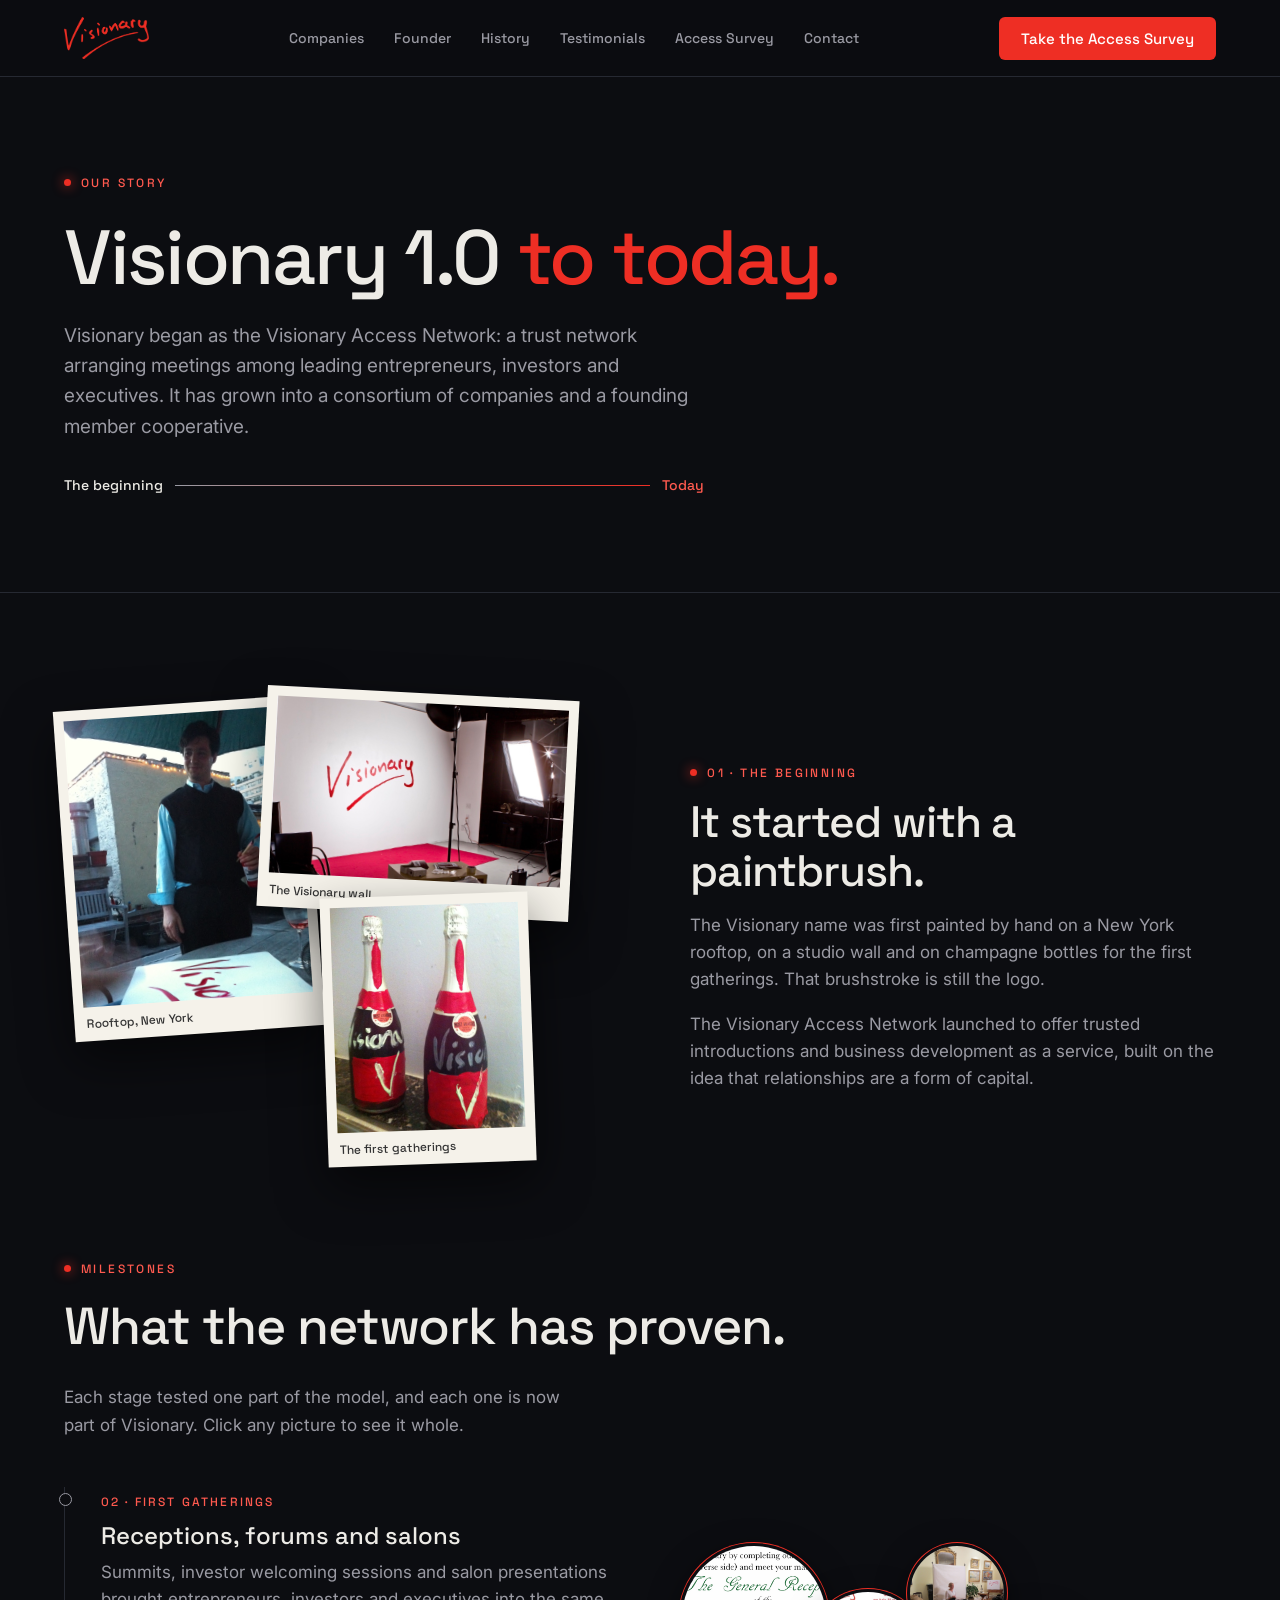
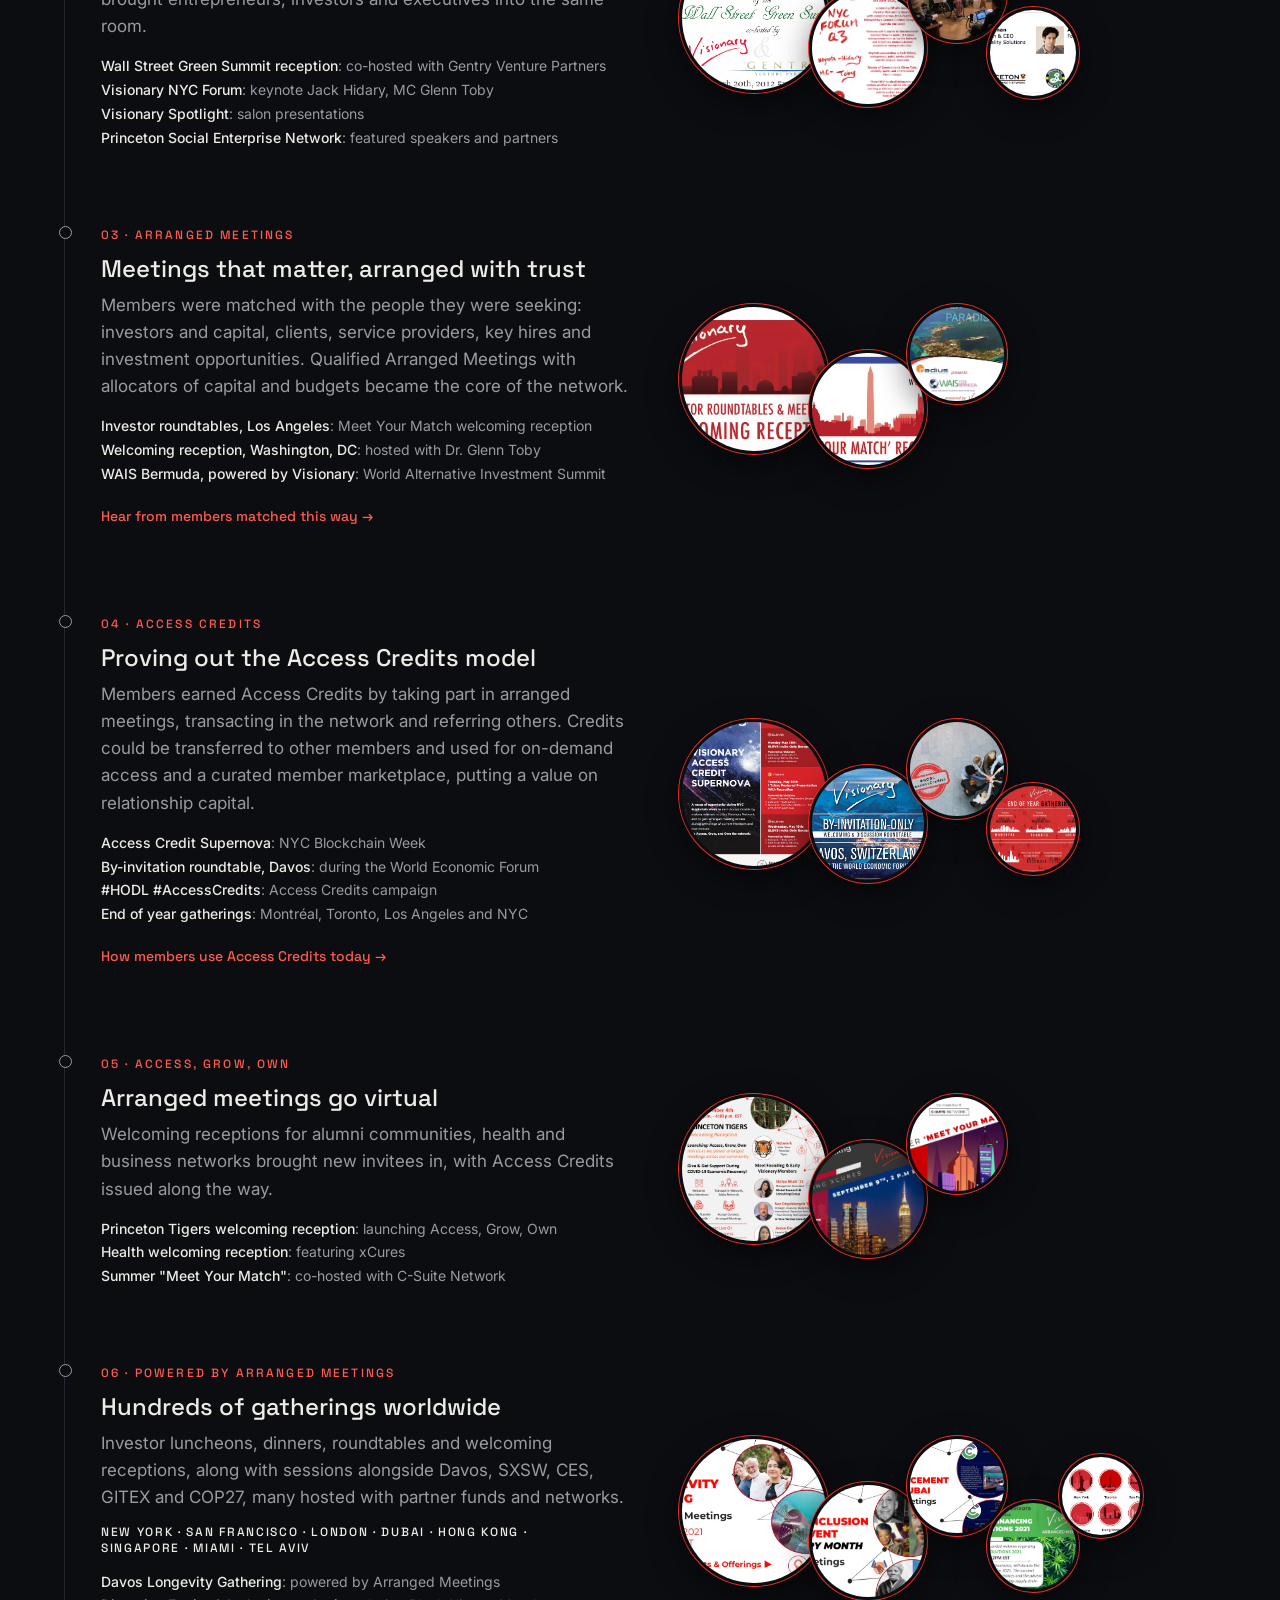
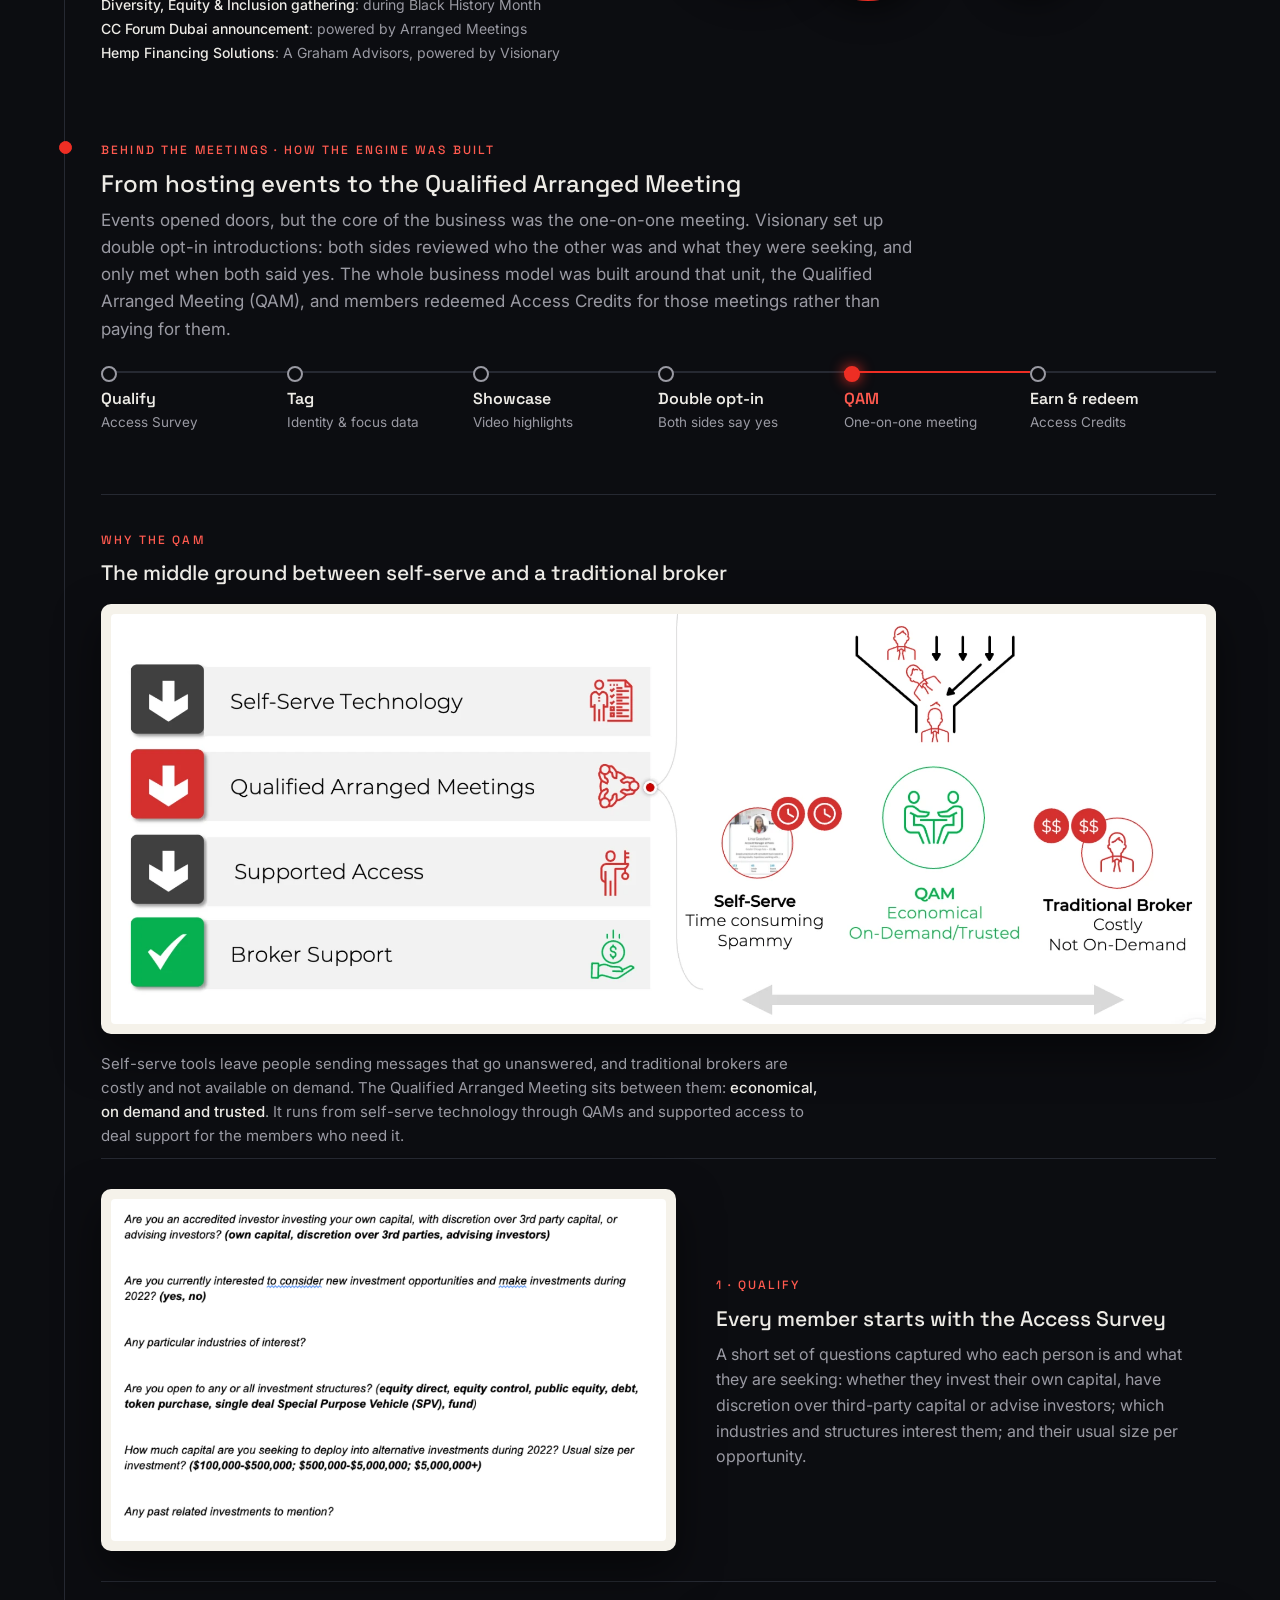
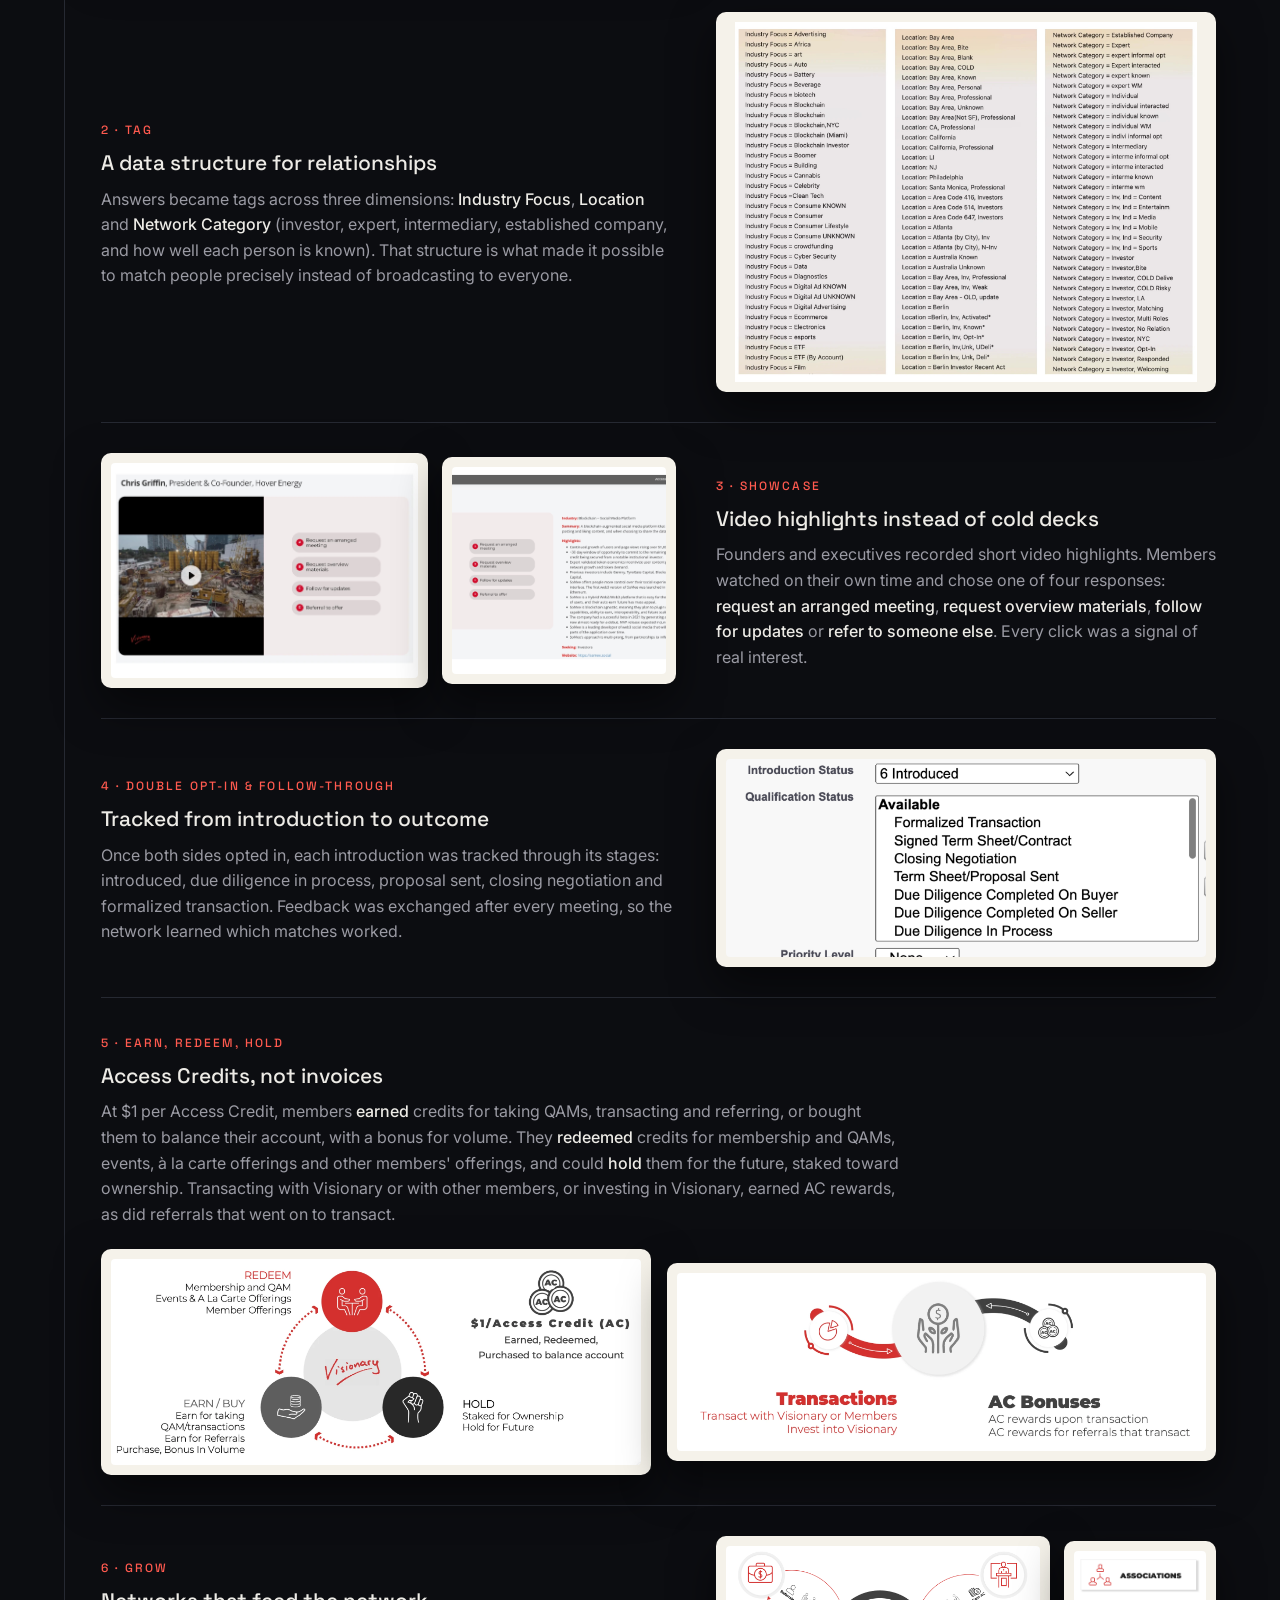
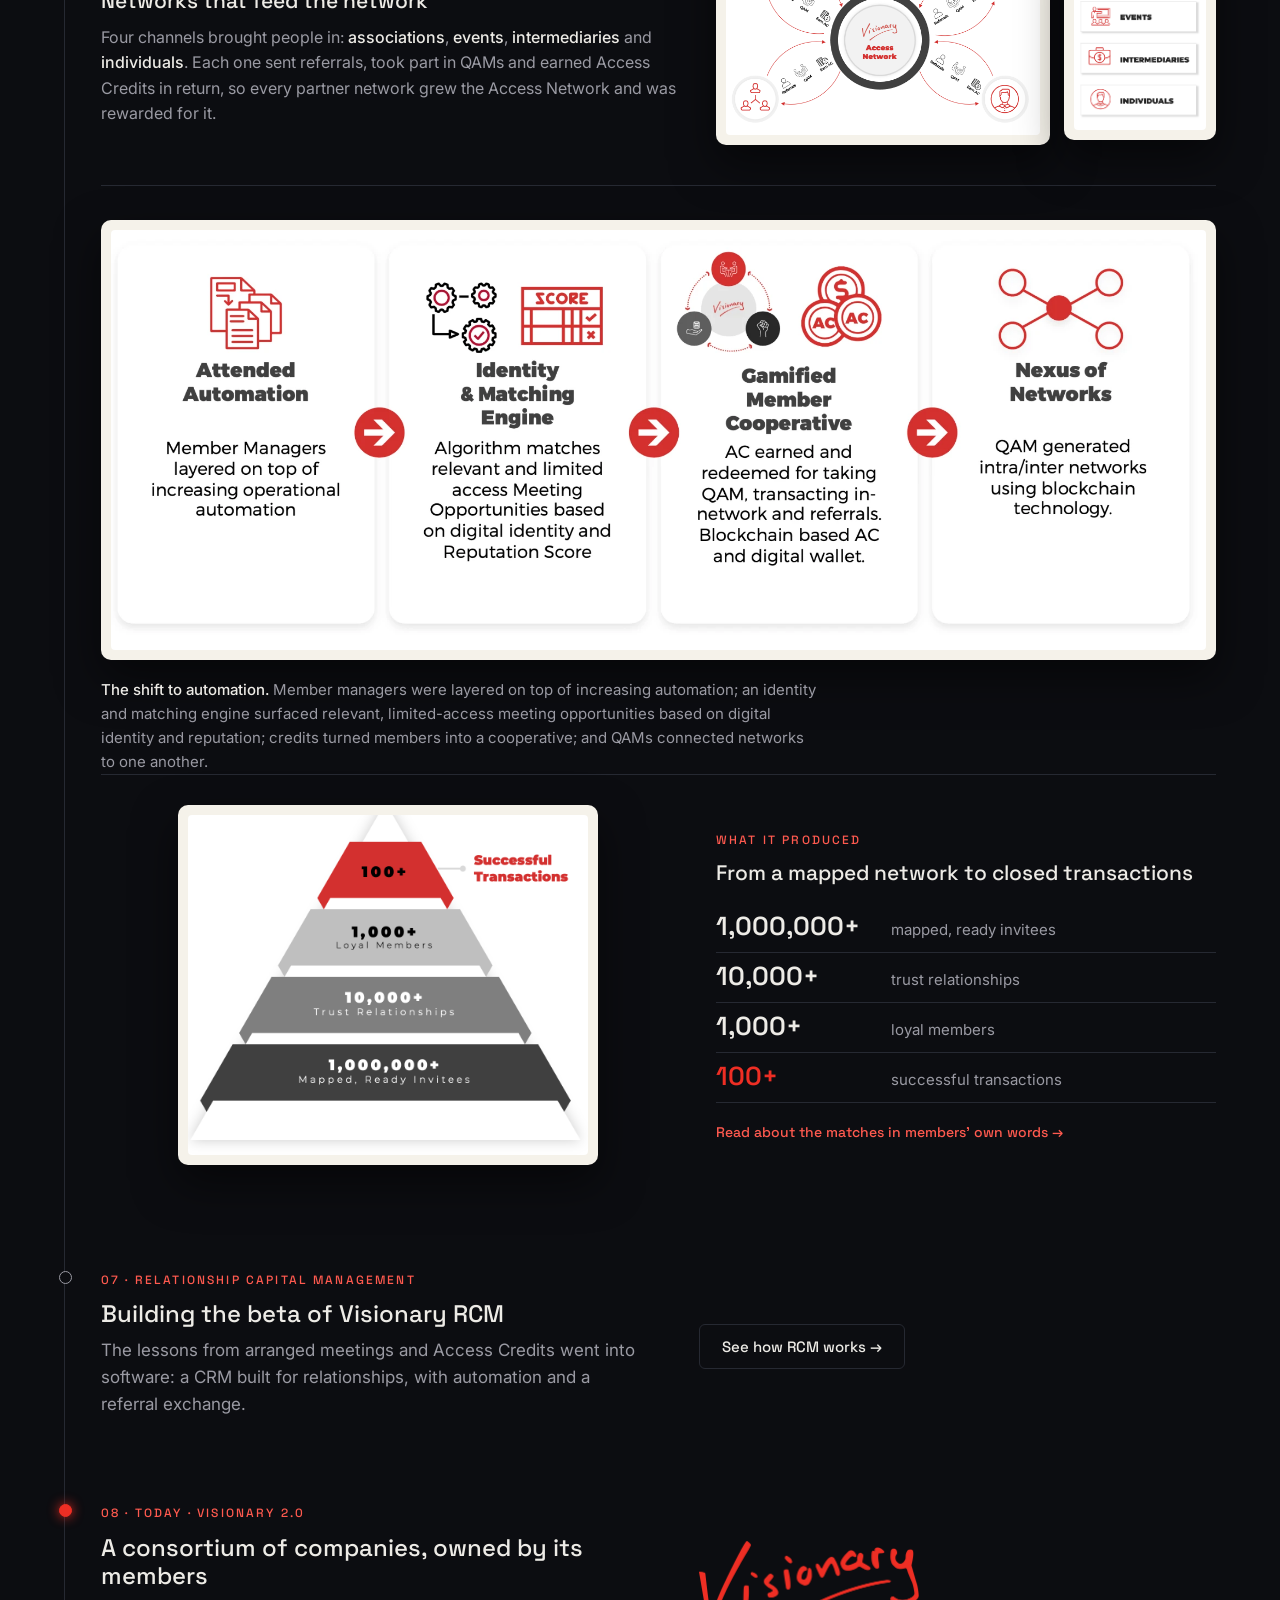
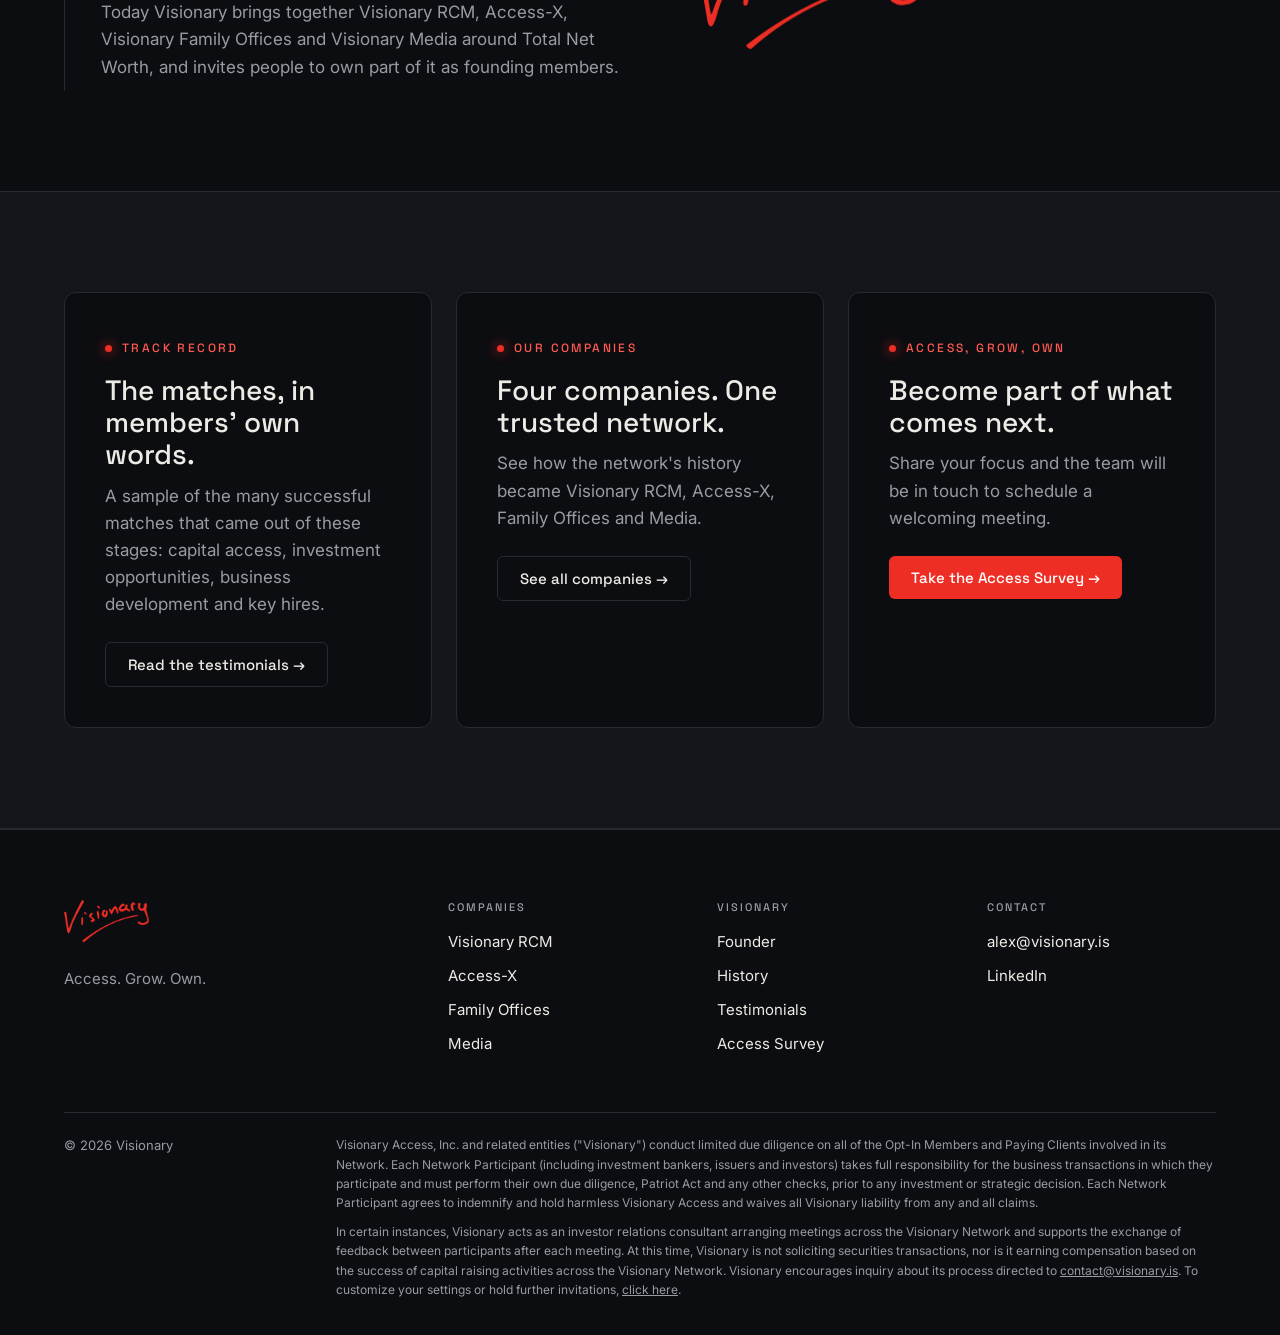
<file: history.html>
<!doctype html>
<html lang="en">
<head>
<meta charset="utf-8">
<meta name="viewport" content="width=device-width, initial-scale=1">
<title>History · Visionary</title>
<meta name="description" content="The story of Visionary: arranged meetings, hundreds of events, the Access Credits model and the beta of Relationship Capital Management.">
<link rel="preconnect" href="https://fonts.googleapis.com">
<link rel="preconnect" href="https://fonts.gstatic.com" crossorigin>
<link href="https://fonts.googleapis.com/css2?family=Space+Grotesk:wght@400;500;600&family=Inter:wght@400;500&display=swap" rel="stylesheet">
<link rel="stylesheet" href="assets/theme-black.css">
</head>
<body>
<header>
  <div class="wrap nav">
    <a class="logo-chip" href="index.html" aria-label="Visionary home"><img src="assets/visionary-logo.png" alt="Visionary"></a>
    <ul>
      <li><a href="index.html#companies">Companies</a></li>
      <li><a href="founder.html">Founder</a></li>
      <li><a href="history.html" aria-current="page">History</a></li>
      <li><a href="testimonials.html">Testimonials</a></li>
      <li><a href="survey.html">Access Survey</a></li>
      <li><a href="#contact">Contact</a></li>
    </ul>
    <a class="btn btn-red" href="survey.html">Take the Access Survey</a>
  </div>
</header>

<main>
  <section class="hero">
    <div class="wrap">
      <span class="tag">Our story</span>
      <h1>Visionary 1.0 <em>to today.</em></h1>
      <p>Visionary began as the Visionary Access Network: a trust network arranging meetings among leading entrepreneurs, investors and executives. It has grown into a consortium of companies and a founding member cooperative.</p>
      <div class="timeline" style="max-width:640px"><span>The beginning</span><i></i><span class="now">Today</span></div>
    </div>
  </section>

  <section>
    <div class="wrap">
      <div class="genesis" id="stage-01">
        <div class="genesis-collage">
          <button class="print" type="button" style="left:0;top:2%;width:48%;height:69%;transform:rotate(-4deg)"><img src="assets/history/founder-rooftop.jpg" alt="Alex Salzman painting the first Visionary sign, on a New York rooftop" style="object-position:50% 22%"><span>Rooftop, New York</span></button>
          <button class="print" type="button" style="left:38%;top:0;width:60%;height:46%;transform:rotate(3deg);z-index:2"><img src="assets/history/studio-wall.jpg" alt="The Visionary wall, from the Be Visionary postcards" style="object-position:32% 45%"><span>The Visionary wall</span></button>
          <button class="print" type="button" style="left:50%;top:42%;width:40%;height:56%;transform:rotate(-2deg);z-index:3"><img src="assets/history/champagne.jpg" alt="Hand-painted Visionary champagne for the first gatherings" style="object-position:50% 55%"><span>The first gatherings</span></button>
        </div>
        <div>
          <span class="tag">01 · The beginning</span>
          <h3>It started with a paintbrush.</h3>
          <p>The Visionary name was first painted by hand on a New York rooftop, on a studio wall and on champagne bottles for the first gatherings. That brushstroke is still the logo.</p>
          <p>The Visionary Access Network launched to offer trusted introductions and business development as a service, built on the idea that relationships are a form of capital.</p>
        </div>
      </div>

      <div class="head-row">
        <div><span class="tag">Milestones</span><h2>What the network has proven.</h2></div>
        <p>Each stage tested one part of the model, and each one is now part of Visionary. Click any picture to see it whole.</p>
      </div>
      <ol class="spine">
        <li id="stage-02">
          <div>
            <small>02 · First gatherings</small>
            <h4>Receptions, forums and salons</h4>
            <p>Summits, investor welcoming sessions and salon presentations brought entrepreneurs, investors and executives into the same room.</p>
            <ul class="caps">
              <li><b>Wall Street Green Summit reception</b>: co-hosted with Gentry Venture Partners</li>
              <li><b>Visionary NYC Forum</b>: keynote Jack Hidary, MC Glenn Toby</li>
              <li><b>Visionary Spotlight</b>: salon presentations</li>
              <li><b>Princeton Social Enterprise Network</b>: featured speakers and partners</li>
            </ul>
          </div>
          <div class="cluster">
            <button class="pop" type="button"><img src="assets/history/green-summit.jpg" alt="Wall Street Green Summit reception, co-hosted with Gentry Venture Partners" style="object-position:22% 72%" loading="lazy"></button>
            <button class="pop" type="button"><img src="assets/history/nyc-forum.jpg" alt="Visionary NYC Forum, with keynote Jack Hidary and MC Glenn Toby" style="object-position:18% 18%" loading="lazy"></button>
            <button class="pop" type="button"><img src="assets/history/spotlight.jpg" alt="Visionary Spotlight salon presentation" style="object-position:48% 55%" loading="lazy"></button>
            <button class="pop" type="button"><img src="assets/history/psen-speakers.jpg" alt="Princeton Social Enterprise Network featured speakers and partners" style="object-position:66% 30%" loading="lazy"></button>
          </div>
        </li>
        <li id="stage-03">
          <div>
            <small>03 · Arranged meetings</small>
            <h4>Meetings that matter, arranged with trust</h4>
            <p>Members were matched with the people they were seeking: investors and capital, clients, service providers, key hires and investment opportunities. Qualified Arranged Meetings with allocators of capital and budgets became the core of the network.</p>
            <ul class="caps">
              <li><b>Investor roundtables, Los Angeles</b>: Meet Your Match welcoming reception</li>
              <li><b>Welcoming reception, Washington, DC</b>: hosted with Dr. Glenn Toby</li>
              <li><b>WAIS Bermuda, powered by Visionary</b>: World Alternative Investment Summit</li>
            </ul>
            <p class="tm-link"><a href="testimonials.html">Hear from members matched this way →</a></p>
          </div>
          <div class="cluster">
            <button class="pop" type="button"><img src="assets/history/los-angeles.jpg" alt="Investor roundtables and Meet Your Match welcoming reception, Los Angeles" style="object-position:14% 30%" loading="lazy"></button>
            <button class="pop" type="button"><img src="assets/history/washington-dc.jpg" alt="Welcoming and Meet Your Match reception, Washington, DC" style="object-position:48% 45%" loading="lazy"></button>
            <button class="pop" type="button"><img src="assets/history/wais-bermuda.jpg" alt="WAIS Bermuda, World Alternative Investment Summit, powered by Visionary" style="object-position:50% 82%" loading="lazy"></button>
          </div>
        </li>
        <li id="stage-04">
          <div>
            <small>04 · Access Credits</small>
            <h4>Proving out the Access Credits model</h4>
            <p>Members earned Access Credits by taking part in arranged meetings, transacting in the network and referring others. Credits could be transferred to other members and used for on-demand access and a curated member marketplace, putting a value on relationship capital.</p>
            <ul class="caps">
              <li><b>Access Credit Supernova</b>: NYC Blockchain Week</li>
              <li><b>By-invitation roundtable, Davos</b>: during the World Economic Forum</li>
              <li><b>#HODL #AccessCredits</b>: Access Credits campaign</li>
              <li><b>End of year gatherings</b>: Montréal, Toronto, Los Angeles and NYC</li>
            </ul>
            <p class="tm-link"><a href="testimonials.html#business-development">How members use Access Credits today →</a></p>
          </div>
          <div class="cluster">
            <button class="pop" type="button"><img src="assets/history/supernova.jpg" alt="Visionary Access Credit Supernova during NYC Blockchain Week" style="object-position:25% 38%" loading="lazy"></button>
            <button class="pop" type="button"><img src="assets/history/davos.jpg" alt="By-invitation welcoming and discussion roundtable in Davos, during the World Economic Forum" style="object-position:50% 28%" loading="lazy"></button>
            <button class="pop" type="button"><img src="assets/history/access-credits-hodl.jpg" alt="#HODL #AccessCredits campaign" style="object-position:22% 62%" loading="lazy"></button>
            <button class="pop" type="button"><img src="assets/history/end-of-year-gatherings.jpg" alt="Visionary end of year gatherings in Montréal, Toronto, Los Angeles and NYC" style="object-position:25% 50%" loading="lazy"></button>
          </div>
        </li>
        <li id="stage-05">
          <div>
            <small>05 · Access, Grow, Own</small>
            <h4>Arranged meetings go virtual</h4>
            <p>Welcoming receptions for alumni communities, health and business networks brought new invitees in, with Access Credits issued along the way.</p>
            <ul class="caps">
              <li><b>Princeton Tigers welcoming reception</b>: launching Access, Grow, Own</li>
              <li><b>Health welcoming reception</b>: featuring xCures</li>
              <li><b>Summer "Meet Your Match"</b>: co-hosted with C-Suite Network</li>
            </ul>
          </div>
          <div class="cluster">
            <button class="pop" type="button"><img src="assets/history/princeton.jpg" alt="Princeton Tigers welcoming reception, launching Access, Grow, Own" style="object-position:58% 30%" loading="lazy"></button>
            <button class="pop" type="button"><img src="assets/history/health-reception-xcures.jpg" alt="Visionary Health welcoming reception featuring xCures" style="object-position:82% 55%" loading="lazy"></button>
            <button class="pop" type="button"><img src="assets/history/summer-meet-your-match.jpg" alt="Summer Meet Your Match, co-hosted with C-Suite Network" style="object-position:60% 40%" loading="lazy"></button>
          </div>
        </li>
        <li id="stage-06">
          <div>
            <small>06 · Powered by Arranged Meetings</small>
            <h4>Hundreds of gatherings worldwide</h4>
            <p>Investor luncheons, dinners, roundtables and welcoming receptions, along with sessions alongside Davos, SXSW, CES, GITEX and COP27, many hosted with partner funds and networks.</p>
            <p class="cities">NEW YORK · SAN FRANCISCO · LONDON · DUBAI · HONG KONG · SINGAPORE · MIAMI · TEL AVIV</p>
            <ul class="caps">
              <li><b>Davos Longevity Gathering</b>: powered by Arranged Meetings</li>
              <li><b>Diversity, Equity &amp; Inclusion gathering</b>: during Black History Month</li>
              <li><b>CC Forum Dubai announcement</b>: powered by Arranged Meetings</li>
              <li><b>Hemp Financing Solutions</b>: A Graham Advisors, powered by Visionary</li>
            </ul>
          </div>
          <div class="cluster">
            <button class="pop" type="button"><img src="assets/history/davos-longevity.jpg" alt="Davos Longevity Gathering, powered by Arranged Meetings" style="object-position:88% 30%" loading="lazy"></button>
            <button class="pop" type="button"><img src="assets/history/dei.jpg" alt="Diversity, Equity and Inclusion virtual gathering during Black History Month" style="object-position:84% 40%" loading="lazy"></button>
            <button class="pop" type="button"><img src="assets/history/cc-forum-dubai.jpg" alt="Visionary announcement of CC Forum Dubai" style="object-position:86% 35%" loading="lazy"></button>
            <button class="pop" type="button"><img src="assets/history/hemp-financing.jpg" alt="Hemp Financing Solutions, presented by A Graham Advisors, powered by Visionary" style="object-position:82% 70%" loading="lazy"></button>
            <button class="pop" type="button"><img src="assets/history/cities.jpg" alt="Visionary gatherings in New York, Toronto, San Francisco, Singapore, Hong Kong and London" style="object-position:38% 30%" loading="lazy"></button>
          </div>
        </li>
        <li class="wide" id="engine">
          <div>
            <small>Behind the meetings · How the engine was built</small>
            <h4>From hosting events to the Qualified Arranged Meeting</h4>
            <p>Events opened doors, but the core of the business was the one-on-one meeting. Visionary set up double opt-in introductions: both sides reviewed who the other was and what they were seeking, and only met when both said yes. The whole business model was built around that unit, the Qualified Arranged Meeting (QAM), and members redeemed Access Credits for those meetings rather than paying for them.</p>

            <ol class="qam-flow" aria-label="How a Qualified Arranged Meeting comes together">
              <li><b>Qualify</b><span>Access Survey</span></li>
              <li><b>Tag</b><span>Identity &amp; focus data</span></li>
              <li><b>Showcase</b><span>Video highlights</span></li>
              <li><b>Double opt-in</b><span>Both sides say yes</span></li>
              <li class="hot"><b>QAM</b><span>One-on-one meeting</span></li>
              <li><b>Earn &amp; redeem</b><span>Access Credits</span></li>
            </ol>

            <figure class="engine-model first" id="engine-qam">
              <span class="num">Why the QAM</span>
              <h5>The middle ground between self-serve and a traditional broker</h5>
              <button class="plate" type="button"><img src="assets/history/engine-qam-position.png" alt="Self-serve technology, Qualified Arranged Meetings, supported access and broker support compared: self-serve is time consuming and spammy, a traditional broker is costly and not on demand, and the QAM is economical, on demand and trusted" loading="lazy"></button>
              <figcaption>Self-serve tools leave people sending messages that go unanswered, and traditional brokers are costly and not available on demand. The Qualified Arranged Meeting sits between them: <b>economical, on demand and trusted</b>. It runs from self-serve technology through QAMs and supported access to deal support for the members who need it.</figcaption>
            </figure>

            <div class="engine-row">
              <button class="plate" type="button"><img src="assets/history/engine-survey.png" alt="Access Survey questions: accredited status, appetite to invest, industries, investment structures, capital to deploy and past investments" loading="lazy"></button>
              <div>
                <span class="num">1 · Qualify</span>
                <h5>Every member starts with the Access Survey</h5>
                <p>A short set of questions captured who each person is and what they are seeking: whether they invest their own capital, have discretion over third-party capital or advise investors; which industries and structures interest them; and their usual size per opportunity.</p>
              </div>
            </div>

            <div class="engine-row flip">
              <button class="plate" type="button"><img src="assets/history/engine-tags.jpg" alt="Network data structure: Industry Focus, Location and Network Category tags used to segment members" loading="lazy"></button>
              <div>
                <span class="num">2 · Tag</span>
                <h5>A data structure for relationships</h5>
                <p>Answers became tags across three dimensions: <b>Industry Focus</b>, <b>Location</b> and <b>Network Category</b> (investor, expert, intermediary, established company, and how well each person is known). That structure is what made it possible to match people precisely instead of broadcasting to everyone.</p>
              </div>
            </div>

            <div class="engine-row">
              <div class="plate-pair">
                <button class="plate" type="button"><img src="assets/history/engine-video-hover.jpg" alt="Video highlight for Hover Energy, with options to request an arranged meeting, request overview materials, follow for updates or refer" loading="lazy"></button>
                <button class="plate" type="button"><img src="assets/history/engine-video-somee.png" alt="Video highlight profile for a founder presenting to the network, with the four request options" loading="lazy"></button>
              </div>
              <div>
                <span class="num">3 · Showcase</span>
                <h5>Video highlights instead of cold decks</h5>
                <p>Founders and executives recorded short video highlights. Members watched on their own time and chose one of four responses: <b>request an arranged meeting</b>, <b>request overview materials</b>, <b>follow for updates</b> or <b>refer to someone else</b>. Every click was a signal of real interest.</p>
              </div>
            </div>

            <div class="engine-row flip">
              <button class="plate" type="button"><img src="assets/history/engine-pipeline.png" alt="Introduction and qualification status tracking, from Introduced through Due Diligence to Formalized Transaction" loading="lazy"></button>
              <div>
                <span class="num">4 · Double opt-in &amp; follow-through</span>
                <h5>Tracked from introduction to outcome</h5>
                <p>Once both sides opted in, each introduction was tracked through its stages: introduced, due diligence in process, proposal sent, closing negotiation and formalized transaction. Feedback was exchanged after every meeting, so the network learned which matches worked.</p>
              </div>
            </div>

            <div class="engine-row stack" id="engine-credits">
              <div>
                <span class="num">5 · Earn, redeem, hold</span>
                <h5>Access Credits, not invoices</h5>
                <p>At $1 per Access Credit, members <b>earned</b> credits for taking QAMs, transacting and referring, or bought them to balance their account, with a bonus for volume. They <b>redeemed</b> credits for membership and QAMs, events, à la carte offerings and other members' offerings, and could <b>hold</b> them for the future, staked toward ownership. Transacting with Visionary or with other members, or investing in Visionary, earned AC rewards, as did referrals that went on to transact.</p>
              </div>
              <div class="plate-two">
                <button class="plate" type="button"><img src="assets/history/engine-credits-loop.png" alt="Access Credits loop: earn or buy for taking QAMs, transactions, referrals and purchase with volume bonus; redeem for membership and QAM, events, à la carte and member offerings; hold, staked for ownership or held for the future. $1 per Access Credit, earned, redeemed or purchased to balance an account" loading="lazy"></button>
                <button class="plate" type="button"><img src="assets/history/engine-credits-bonuses.png" alt="Transactions with Visionary or members, or investing into Visionary, earn AC bonuses: rewards upon transaction and for referrals that transact" loading="lazy"></button>
              </div>
            </div>

            <div class="engine-row flip">
              <div class="plate-pair hub">
                <button class="plate" type="button"><img src="assets/history/engine-hub.png" alt="Access Network hub: intermediaries, event hosts, associations and individuals each exchange referrals, QAMs and earned Access Credits with the Visionary Access Network" loading="lazy"></button>
                <button class="plate" type="button"><img src="assets/history/engine-channels.png" alt="The four channels: associations, events, intermediaries and individuals" loading="lazy"></button>
              </div>
              <div>
                <span class="num">6 · Grow</span>
                <h5>Networks that feed the network</h5>
                <p>Four channels brought people in: <b>associations</b>, <b>events</b>, <b>intermediaries</b> and <b>individuals</b>. Each one sent referrals, took part in QAMs and earned Access Credits in return, so every partner network grew the Access Network and was rewarded for it.</p>
              </div>
            </div>

            <figure class="engine-model" id="engine-model">
              <button class="plate" type="button"><img src="assets/history/engine-model.png" alt="The model: Attended Automation, Identity and Matching Engine, Gamified Member Cooperative, Nexus of Networks" loading="lazy"></button>
              <figcaption><b>The shift to automation.</b> Member managers were layered on top of increasing automation; an identity and matching engine surfaced relevant, limited-access meeting opportunities based on digital identity and reputation; credits turned members into a cooperative; and QAMs connected networks to one another.</figcaption>
            </figure>

            <div class="engine-row results">
              <button class="plate" type="button"><img src="assets/history/engine-results.png" alt="Results pyramid: 1,000,000+ mapped, ready invitees; 10,000+ trust relationships; 1,000+ loyal members; 100+ successful transactions" loading="lazy"></button>
              <div>
                <span class="num">What it produced</span>
                <h5>From a mapped network to closed transactions</h5>
                <ul class="stat-list">
                  <li><b>1,000,000+</b><span>mapped, ready invitees</span></li>
                  <li><b>10,000+</b><span>trust relationships</span></li>
                  <li><b>1,000+</b><span>loyal members</span></li>
                  <li class="hot"><b>100+</b><span>successful transactions</span></li>
                </ul>
                <p class="tm-link"><a href="testimonials.html">Read about the matches in members' own words →</a></p>
              </div>
            </div>
          </div>
        </li>
        <li id="stage-07">
          <div>
            <small>07 · Relationship Capital Management</small>
            <h4>Building the beta of Visionary RCM</h4>
            <p>The lessons from arranged meetings and Access Credits went into software: a CRM built for relationships, with automation and a referral exchange.</p>
          </div>
          <div class="cluster"><a class="btn btn-ghost" href="rcm-how-it-works.html">See how RCM works →</a></div>
        </li>
        <li class="now" id="stage-08">
          <div>
            <small>08 · Today · Visionary 2.0</small>
            <h4>A consortium of companies, owned by its members</h4>
            <p>Today Visionary brings together Visionary RCM, Access-X, Visionary Family Offices and Visionary Media around Total Net Worth, and invites people to own part of it as founding members.</p>
          </div>
          <div class="cluster"><img class="logo-now" src="assets/visionary-logo.png" alt="Visionary" width="1768" height="870"></div>
        </li>
      </ol>
    </div>
  </section>

  <section class="fit">
    <div class="wrap split three">
      <div class="panel" style="background:var(--bg)">
        <span class="tag">Track record</span>
        <h3>The matches, in members' own words.</h3>
        <p>A sample of the many successful matches that came out of these stages: capital access, investment opportunities, business development and key hires.</p>
        <a class="btn btn-ghost" href="testimonials.html">Read the testimonials →</a>
      </div>
      <div class="panel" style="background:var(--bg)">
        <span class="tag">Our companies</span>
        <h3>Four companies. One trusted network.</h3>
        <p>See how the network's history became Visionary RCM, Access-X, Family Offices and Media.</p>
        <a class="btn btn-ghost" href="index.html#companies">See all companies →</a>
      </div>
      <div class="panel" style="background:var(--bg)">
        <span class="tag">Access, Grow, Own</span>
        <h3>Become part of what comes next.</h3>
        <p>Share your focus and the team will be in touch to schedule a welcoming meeting.</p>
        <a class="btn btn-red" href="survey.html">Take the Access Survey →</a>
      </div>
    </div>
  </section>
</main>

<footer id="contact">
  <div class="wrap">
    <div class="foot">
      <div><a class="logo-chip" href="index.html"><img src="assets/visionary-logo.png" alt="Visionary"></a><p style="color:var(--muted);margin-top:18px;max-width:30ch">Access. Grow. Own.</p></div>
      <div><h5>Companies</h5><ul><li><a href="rcm.html">Visionary RCM</a></li><li><a href="access-x.html">Access-X</a></li><li><a href="wealth.html">Family Offices</a></li><li><a href="media.html">Media</a></li></ul></div>
      <div><h5>Visionary</h5><ul><li><a href="founder.html">Founder</a></li><li><a href="history.html">History</a></li><li><a href="testimonials.html">Testimonials</a></li><li><a href="survey.html">Access Survey</a></li></ul></div>
      <div><h5>Contact</h5><ul><li><a href="mailto:alex@visionary.is">alex@visionary.is</a></li><li><a href="https://www.linkedin.com/in/alex-salzman/">LinkedIn</a></li></ul></div>
    </div>
    <div class="legal"><span>© 2026 Visionary</span><div class="compliance"><p>Visionary Access, Inc. and related entities ("Visionary") conduct limited due diligence on all of the Opt-In Members and Paying Clients involved in its Network. Each Network Participant (including investment bankers, issuers and investors) takes full responsibility for the business transactions in which they participate and must perform their own due diligence, Patriot Act and any other checks, prior to any investment or strategic decision. Each Network Participant agrees to indemnify and hold harmless Visionary Access and waives all Visionary liability from any and all claims.</p><p>In certain instances, Visionary acts as an investor relations consultant arranging meetings across the Visionary Network and supports the exchange of feedback between participants after each meeting. At this time, Visionary is not soliciting securities transactions, nor is it earning compensation based on the success of capital raising activities across the Visionary Network. Visionary encourages inquiry about its process directed to <a href="mailto:contact@visionary.is">contact@visionary.is</a>. To customize your settings or hold further invitations, <a href="mailto:contact@visionary.is?subject=Invitation%20settings">click here</a>.</p></div></div>
  </div>
</footer>
<script src="assets/site-config.js"></script>
<script src="assets/history.js"></script>
</body>
</html>
</file>
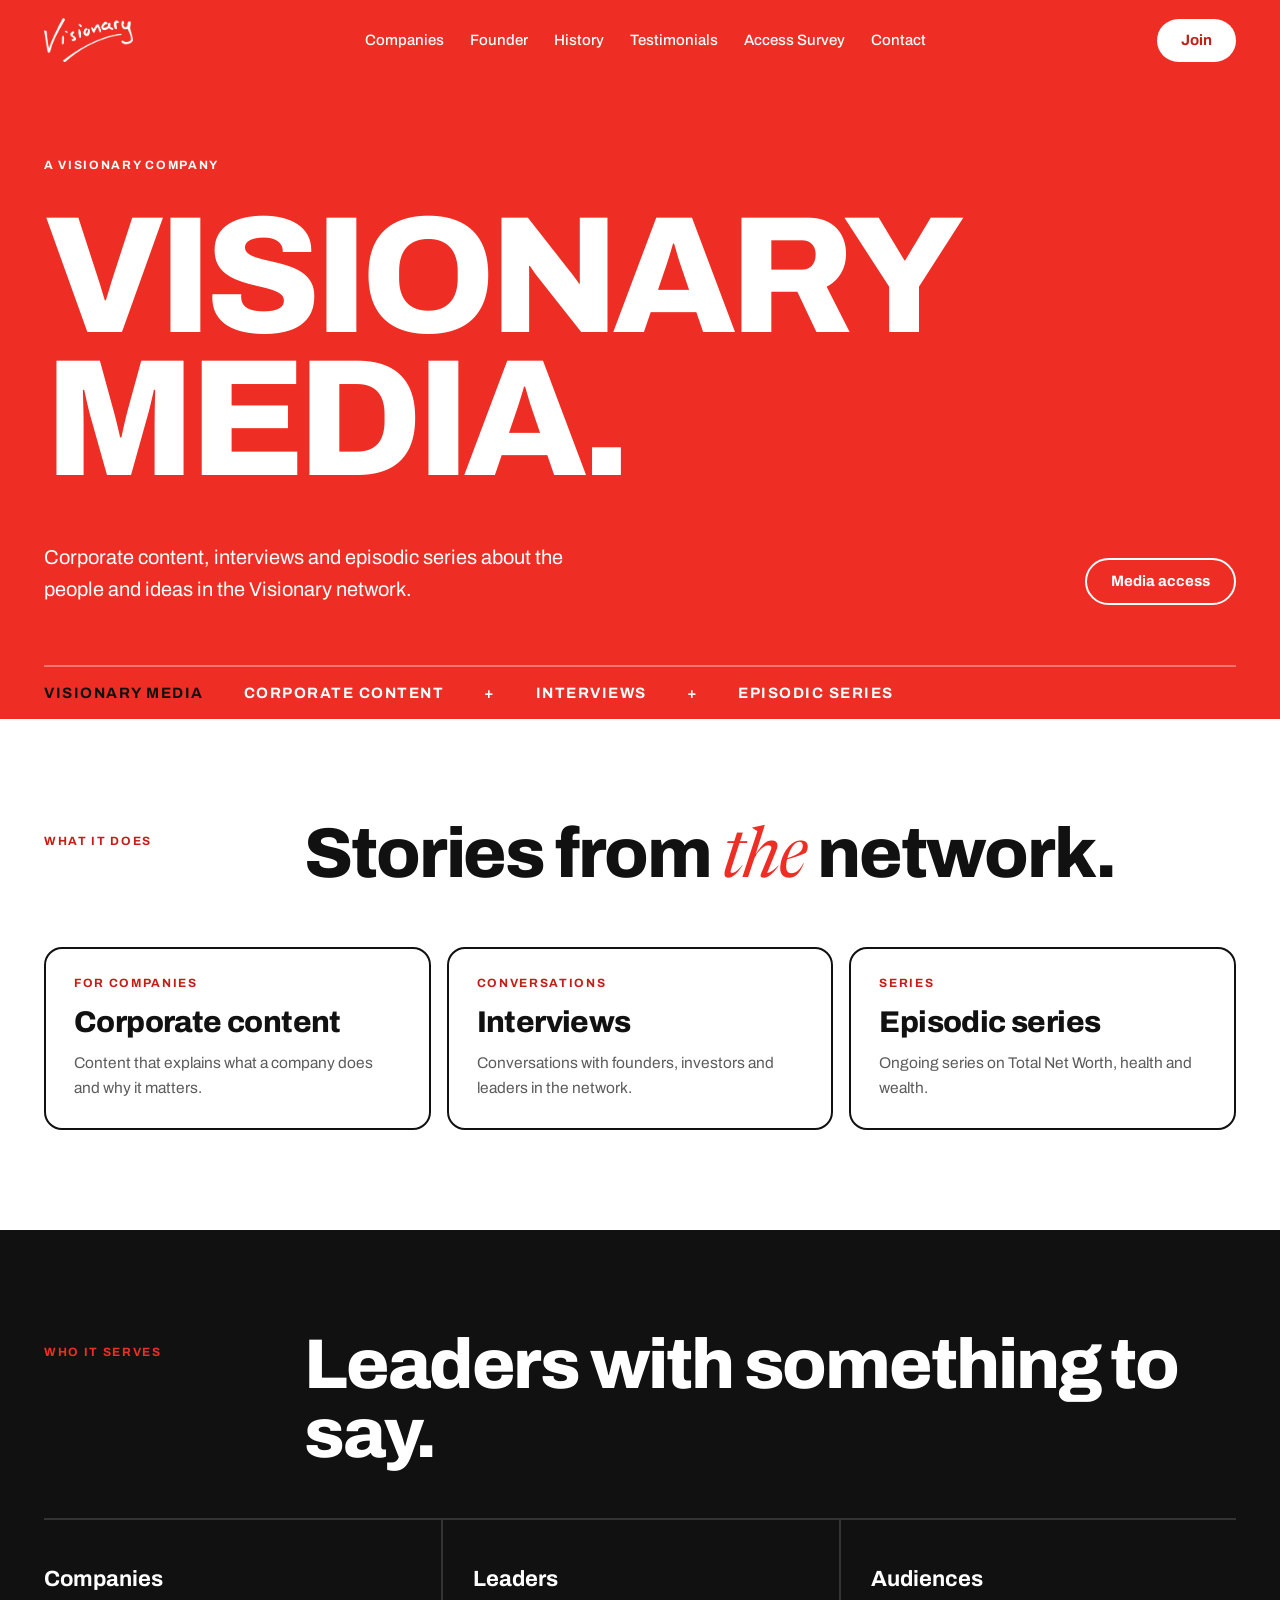
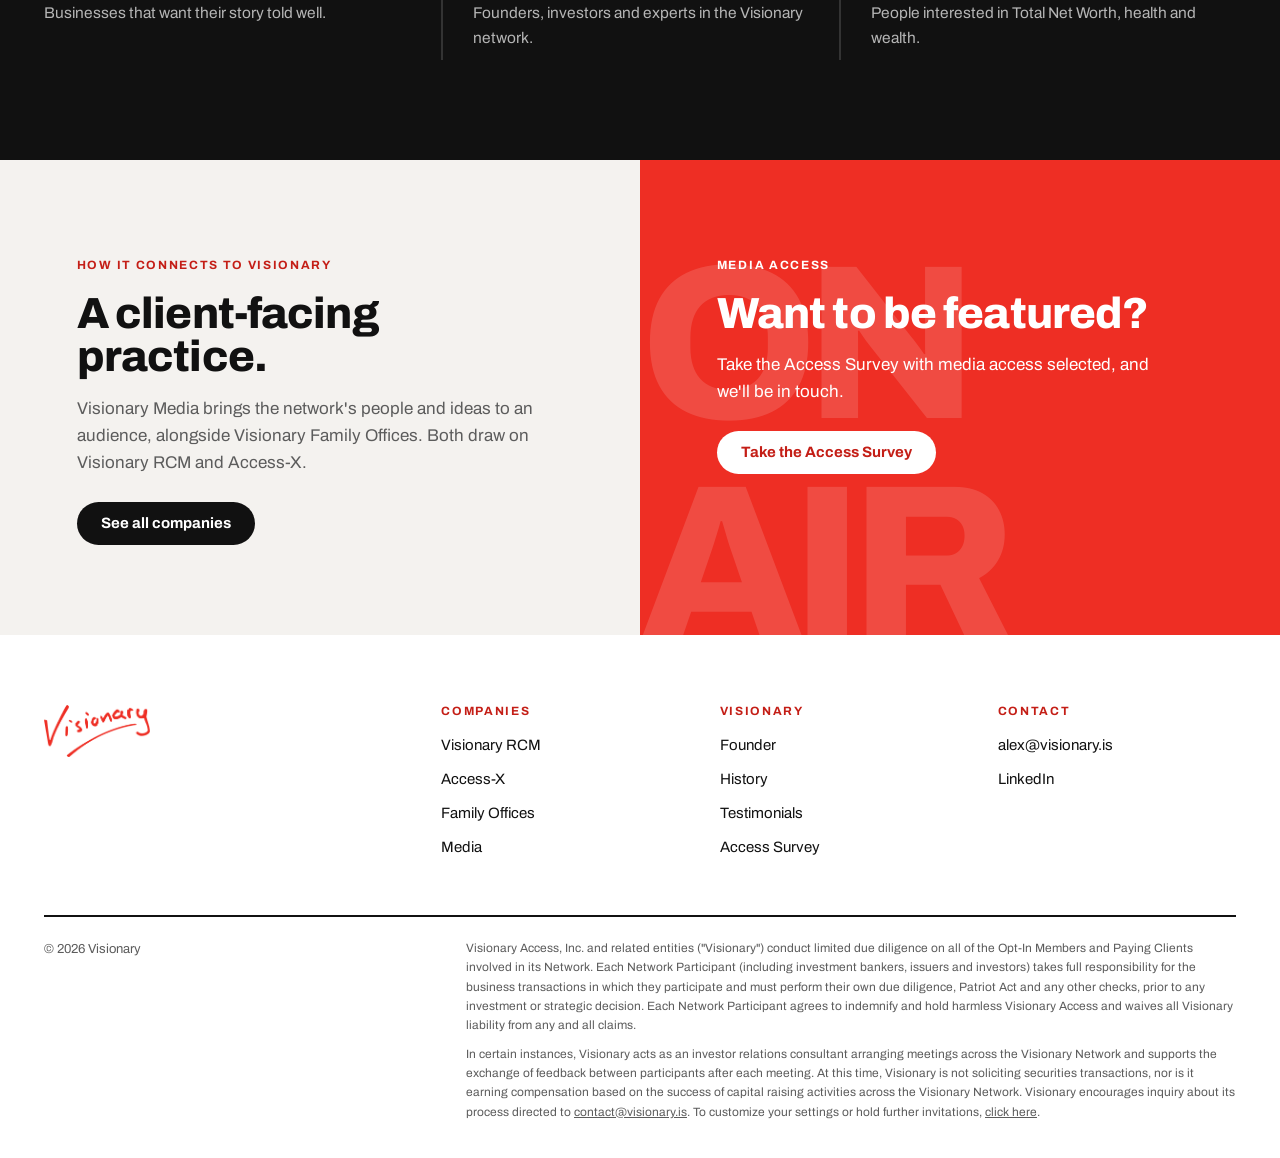
<file: media.html>
<!doctype html>
<html lang="en">
<head>
<meta charset="utf-8">
<meta name="viewport" content="width=device-width, initial-scale=1">
<title>Visionary Media · Visionary</title>
<link rel="preconnect" href="https://fonts.googleapis.com">
<link rel="preconnect" href="https://fonts.gstatic.com" crossorigin>
<link href="https://fonts.googleapis.com/css2?family=Archivo:wght@400;500;700;800&family=Newsreader:ital,opsz,wght@1,6..72,400&display=swap" rel="stylesheet">
<link rel="stylesheet" href="assets/theme-red.css">
</head>
<body>
<header>
  <div class="wrap nav">
    <a href="index.html" aria-label="Visionary home"><img class="white-logo" src="assets/visionary-logo.png" alt="Visionary"></a>
    <ul>
      <li><a href="index.html#companies">Companies</a></li>
      <li><a href="founder.html">Founder</a></li>
      <li><a href="history.html">History</a></li>
      <li><a href="testimonials.html">Testimonials</a></li>
      <li><a href="survey.html">Access Survey</a></li>
      <li><a href="#contact">Contact</a></li>
    </ul>
    <a class="pill pill-white" href="access-x.html">Join</a>
  </div>
</header>

<main>
  <section class="hero" style="padding-bottom:0">
    <div class="wrap">
      <span class="label">A Visionary company</span>
      <h1 style="margin-top:28px"><span>Visionary</span><span>Media.</span></h1>
      <div class="hero-foot">
        <p>Corporate content, interviews and episodic series about the people and ideas in the Visionary network.</p>
        <div class="ctas">
          <a class="pill pill-white" data-outbound="media" href="#">Visit Visionary Media</a>
          <a class="pill pill-outline" href="survey.html?category=media">Media access</a>
        </div>
      </div>
      <div class="ticker" aria-label="What Visionary Media makes">
        <b>Visionary Media</b><span>Corporate content</span><span>+</span><span>Interviews</span><span>+</span><span>Episodic series</span>
      </div>
    </div>
  </section>

  <section>
    <div class="wrap">
      <div class="title-row"><span class="label">What it does</span><h2>Stories from <em>the</em> network.</h2></div>
      <div class="tiles three">
        <div class="tile static"><span class="label">For companies</span><h3>Corporate content</h3><p>Content that explains what a company does and why it matters.</p></div>
        <div class="tile static"><span class="label">Conversations</span><h3>Interviews</h3><p>Conversations with founders, investors and leaders in the network.</p></div>
        <div class="tile static"><span class="label">Series</span><h3>Episodic series</h3><p>Ongoing series on Total Net Worth, health and wealth.</p></div>
      </div>
    </div>
  </section>

  <section class="fit">
    <div class="wrap">
      <div class="title-row"><span class="label">Who it serves</span><h2>Leaders with something to say.</h2></div>
      <div class="stack">
        <div><h4>Companies</h4><p>Businesses that want their story told well.</p></div>
        <div><h4>Leaders</h4><p>Founders, investors and experts in the Visionary network.</p></div>
        <div><h4>Audiences</h4><p>People interested in Total Net Worth, health and wealth.</p></div>
      </div>
    </div>
  </section>

  <div class="duo">
    <div class="plain">
      <span class="label">How it connects to Visionary</span>
      <h3>A client-facing practice.</h3>
      <p>Visionary Media brings the network's people and ideas to an audience, alongside Visionary Family Offices. Both draw on Visionary RCM and Access-X.</p>
      <a class="pill pill-ink" href="index.html#companies">See all companies</a>
    </div>
    <div class="since">
      <span class="label">Media access</span>
      <h3>Want to be featured?</h3>
      <p>Take the Access Survey with media access selected, and we'll be in touch.</p>
      <a class="pill pill-white" href="survey.html?category=media">Take the Access Survey</a>
      <span class="yr" aria-hidden="true">ON AIR</span>
    </div>
  </div>
</main>

<footer id="contact">
  <div class="wrap">
    <div class="foot">
      <div><img src="assets/visionary-logo.png" alt="Visionary"></div>
      <div><h5 class="label">Companies</h5><ul><li><a href="rcm.html">Visionary RCM</a></li><li><a href="access-x.html">Access-X</a></li><li><a href="wealth.html">Family Offices</a></li><li><a href="media.html">Media</a></li></ul></div>
      <div><h5 class="label">Visionary</h5><ul><li><a href="founder.html">Founder</a></li><li><a href="history.html">History</a></li><li><a href="testimonials.html">Testimonials</a></li><li><a href="survey.html">Access Survey</a></li></ul></div>
      <div><h5 class="label">Contact</h5><ul><li><a href="mailto:alex@visionary.is">alex@visionary.is</a></li><li><a href="https://www.linkedin.com/in/alex-salzman/">LinkedIn</a></li></ul></div>
    </div>
    <div class="legal"><span>© 2026 Visionary</span><div class="compliance"><p>Visionary Access, Inc. and related entities ("Visionary") conduct limited due diligence on all of the Opt-In Members and Paying Clients involved in its Network. Each Network Participant (including investment bankers, issuers and investors) takes full responsibility for the business transactions in which they participate and must perform their own due diligence, Patriot Act and any other checks, prior to any investment or strategic decision. Each Network Participant agrees to indemnify and hold harmless Visionary Access and waives all Visionary liability from any and all claims.</p><p>In certain instances, Visionary acts as an investor relations consultant arranging meetings across the Visionary Network and supports the exchange of feedback between participants after each meeting. At this time, Visionary is not soliciting securities transactions, nor is it earning compensation based on the success of capital raising activities across the Visionary Network. Visionary encourages inquiry about its process directed to <a href="mailto:contact@visionary.is">contact@visionary.is</a>. To customize your settings or hold further invitations, <a href="mailto:contact@visionary.is?subject=Invitation%20settings">click here</a>.</p></div></div>
  </div>
</footer>
<script src="assets/site-config.js"></script>
</body>
</html>
</file>
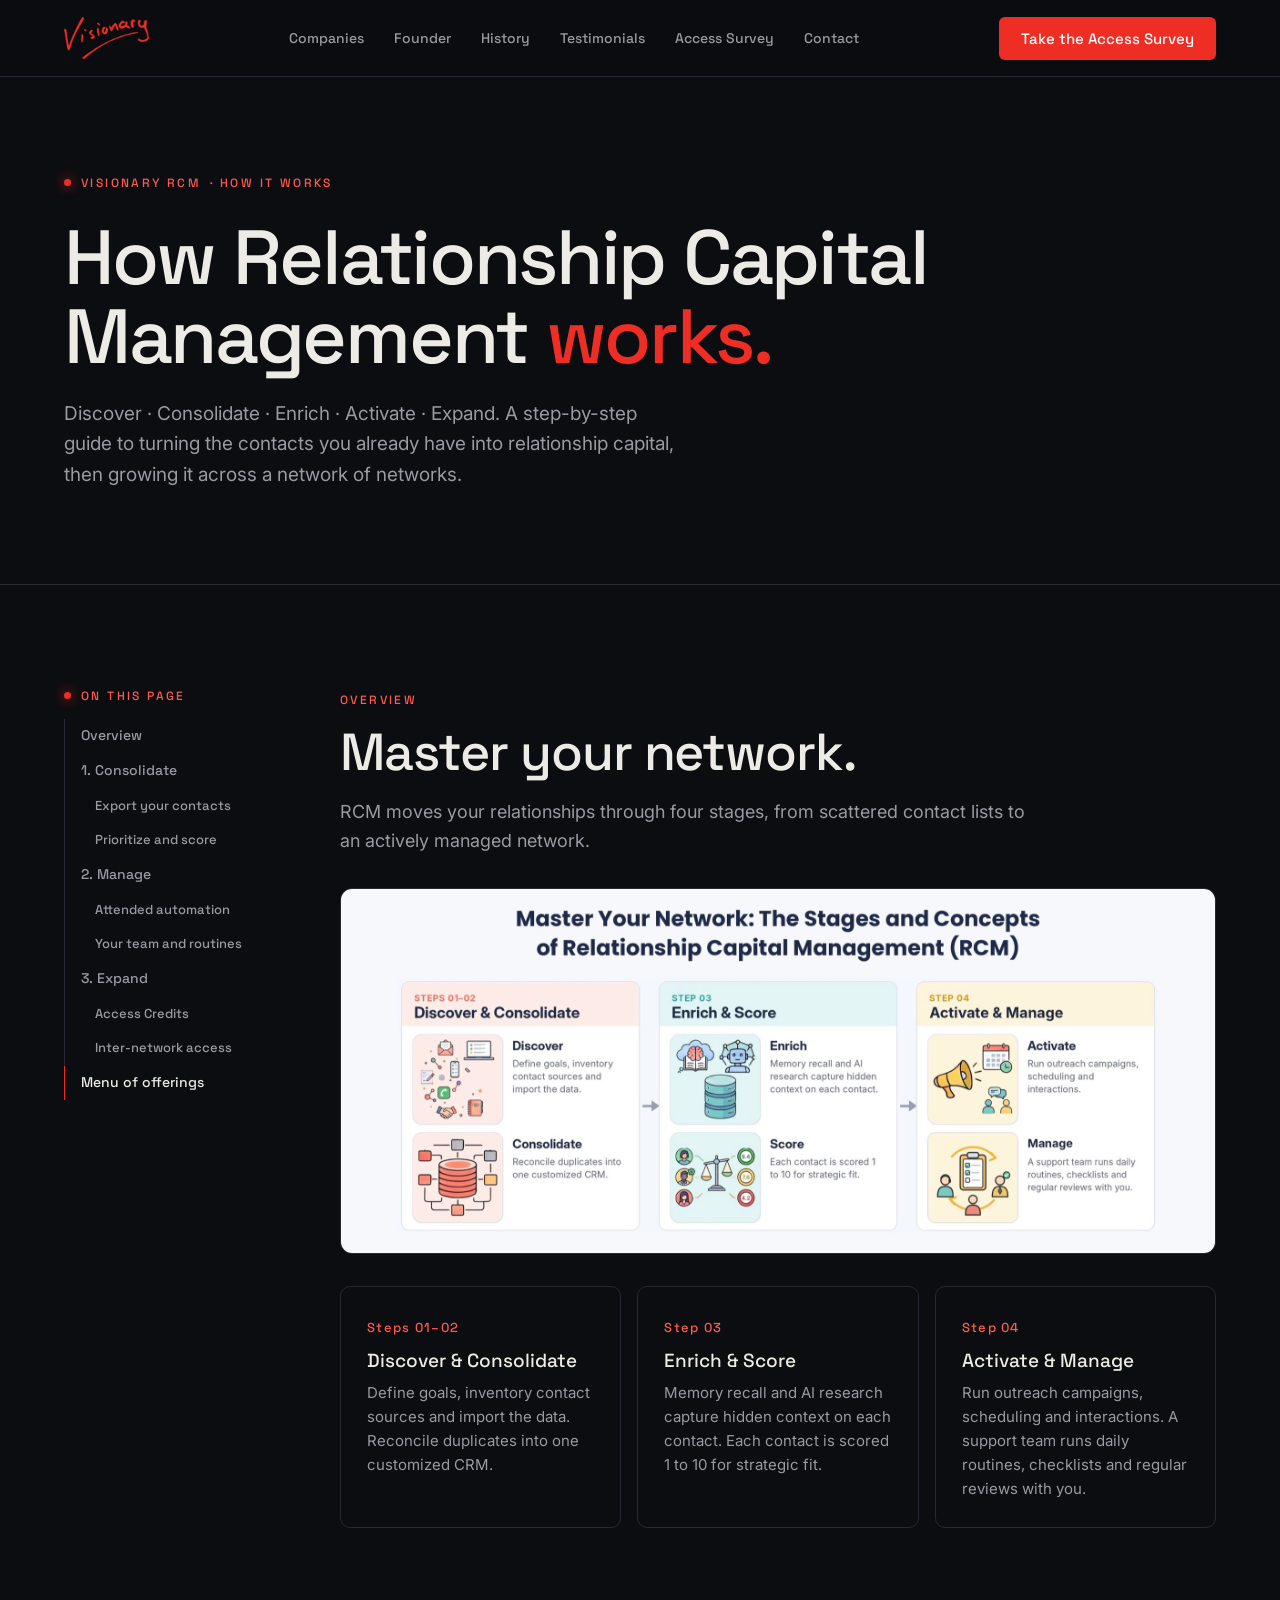
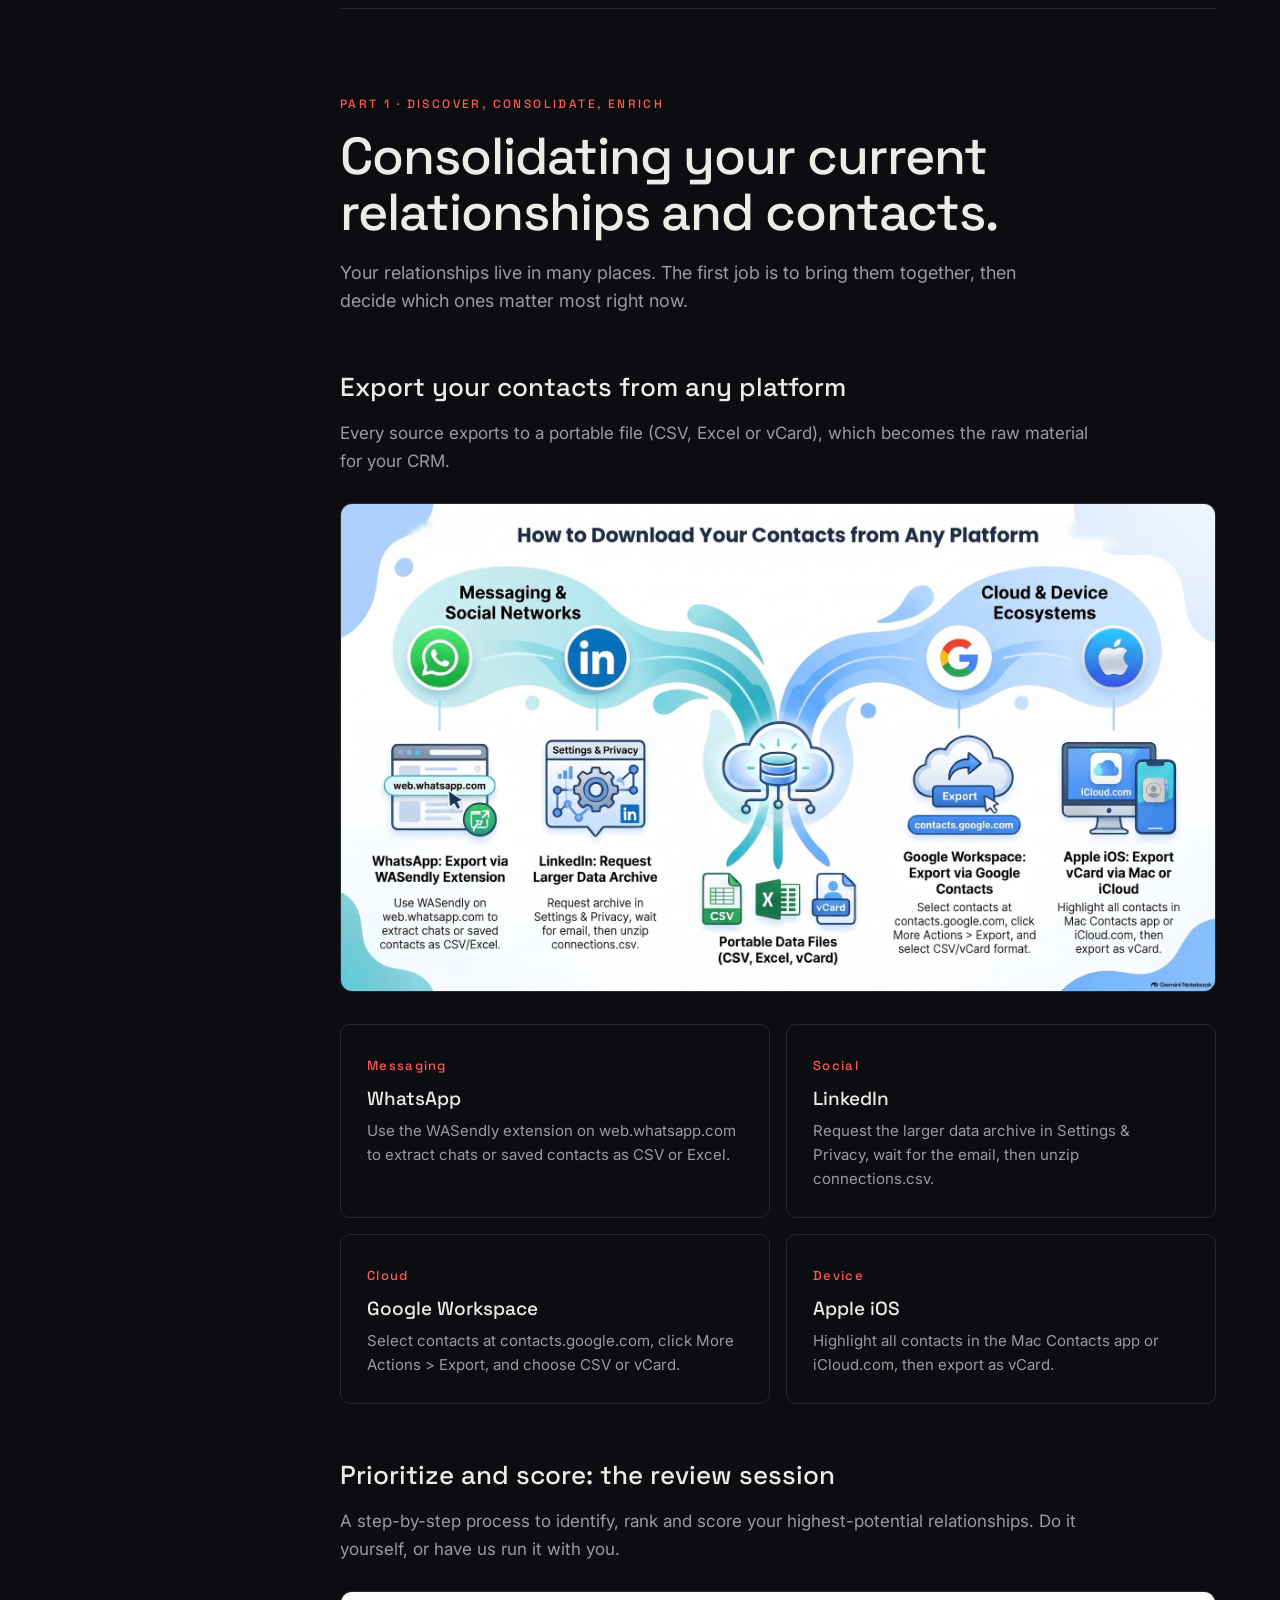
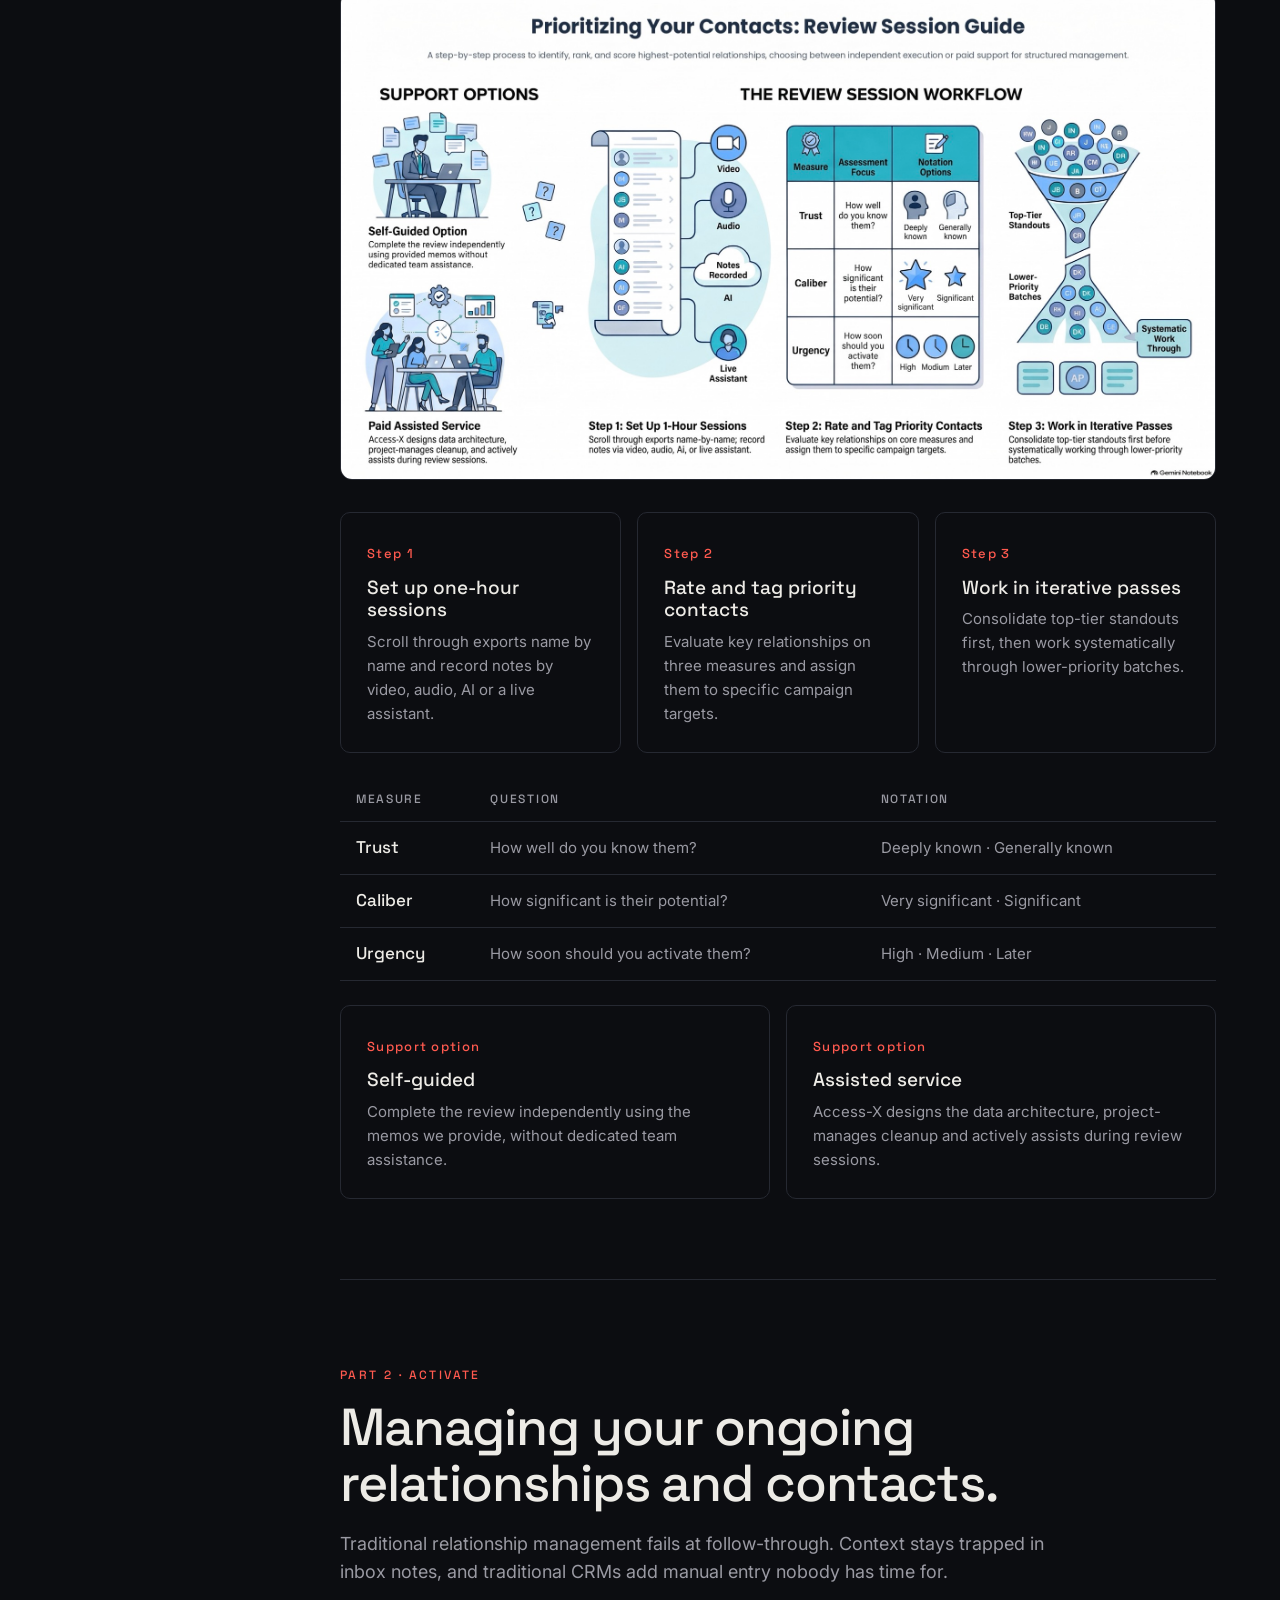
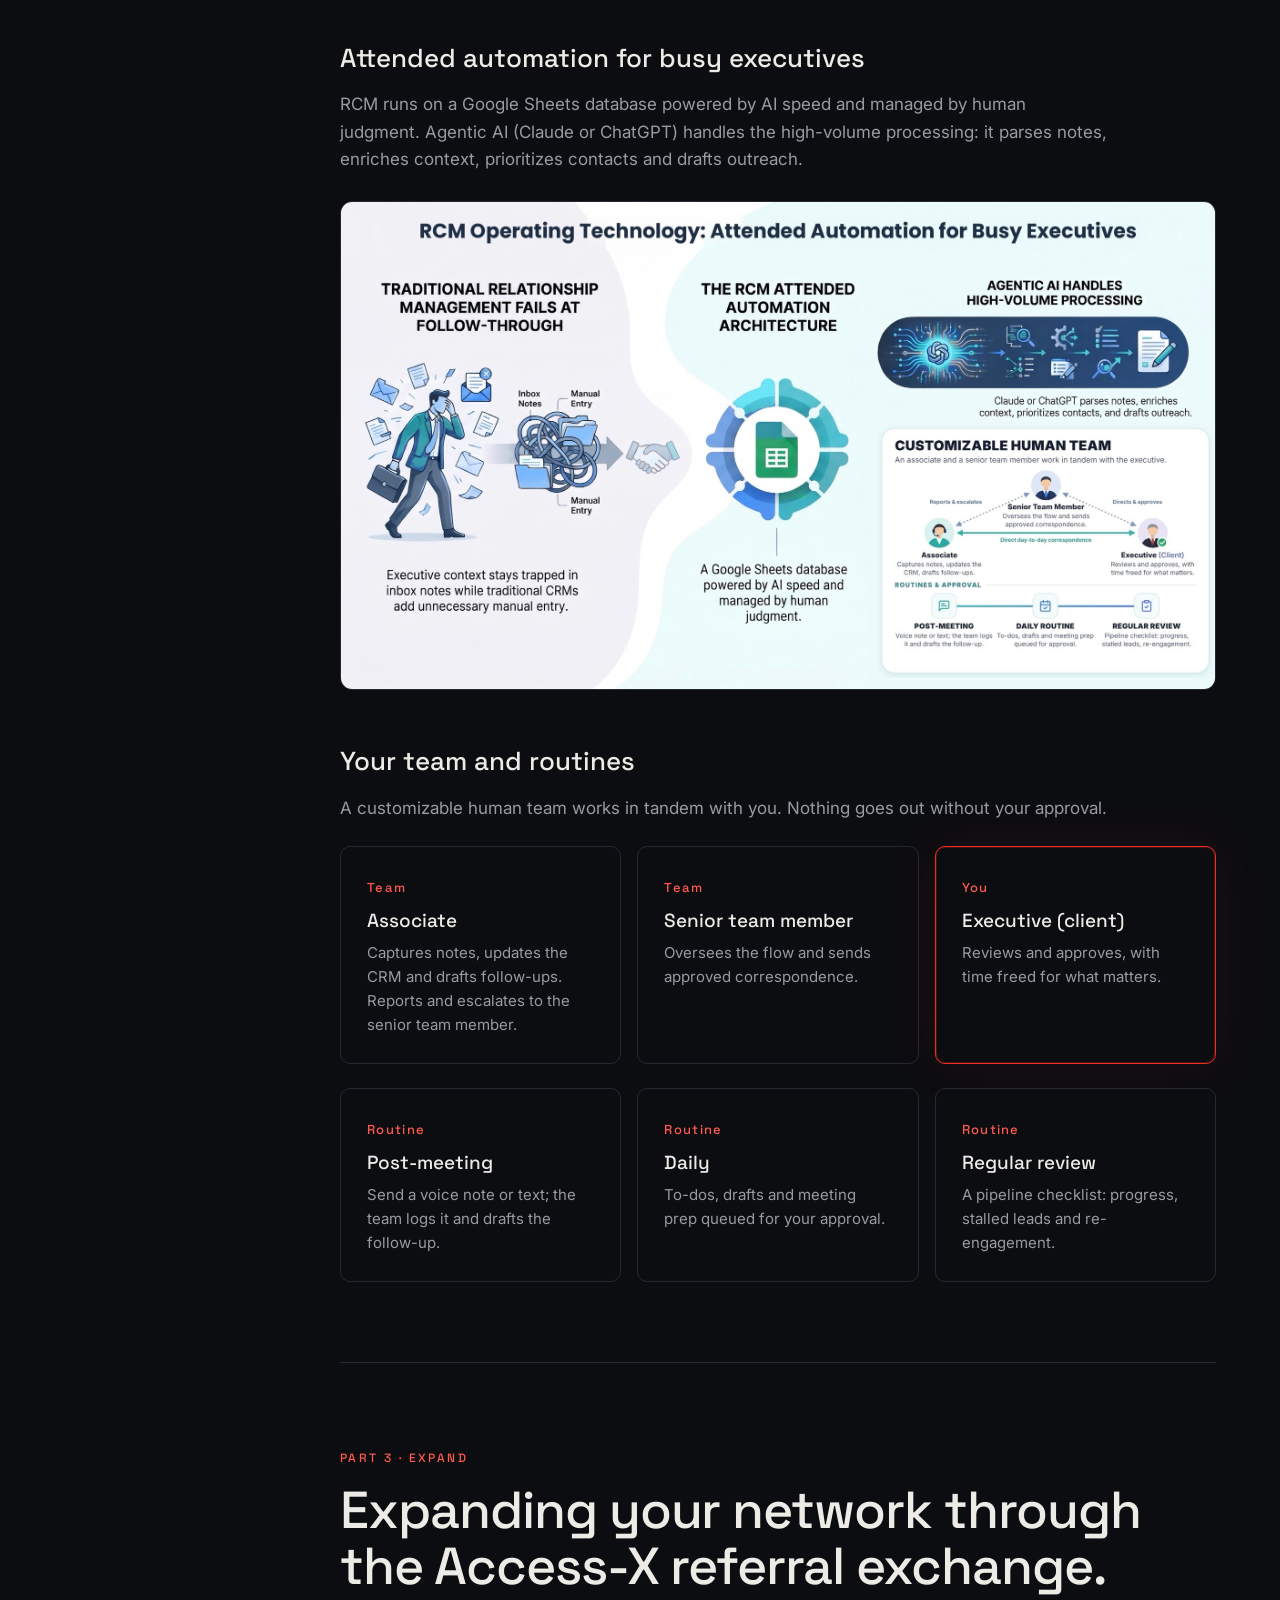
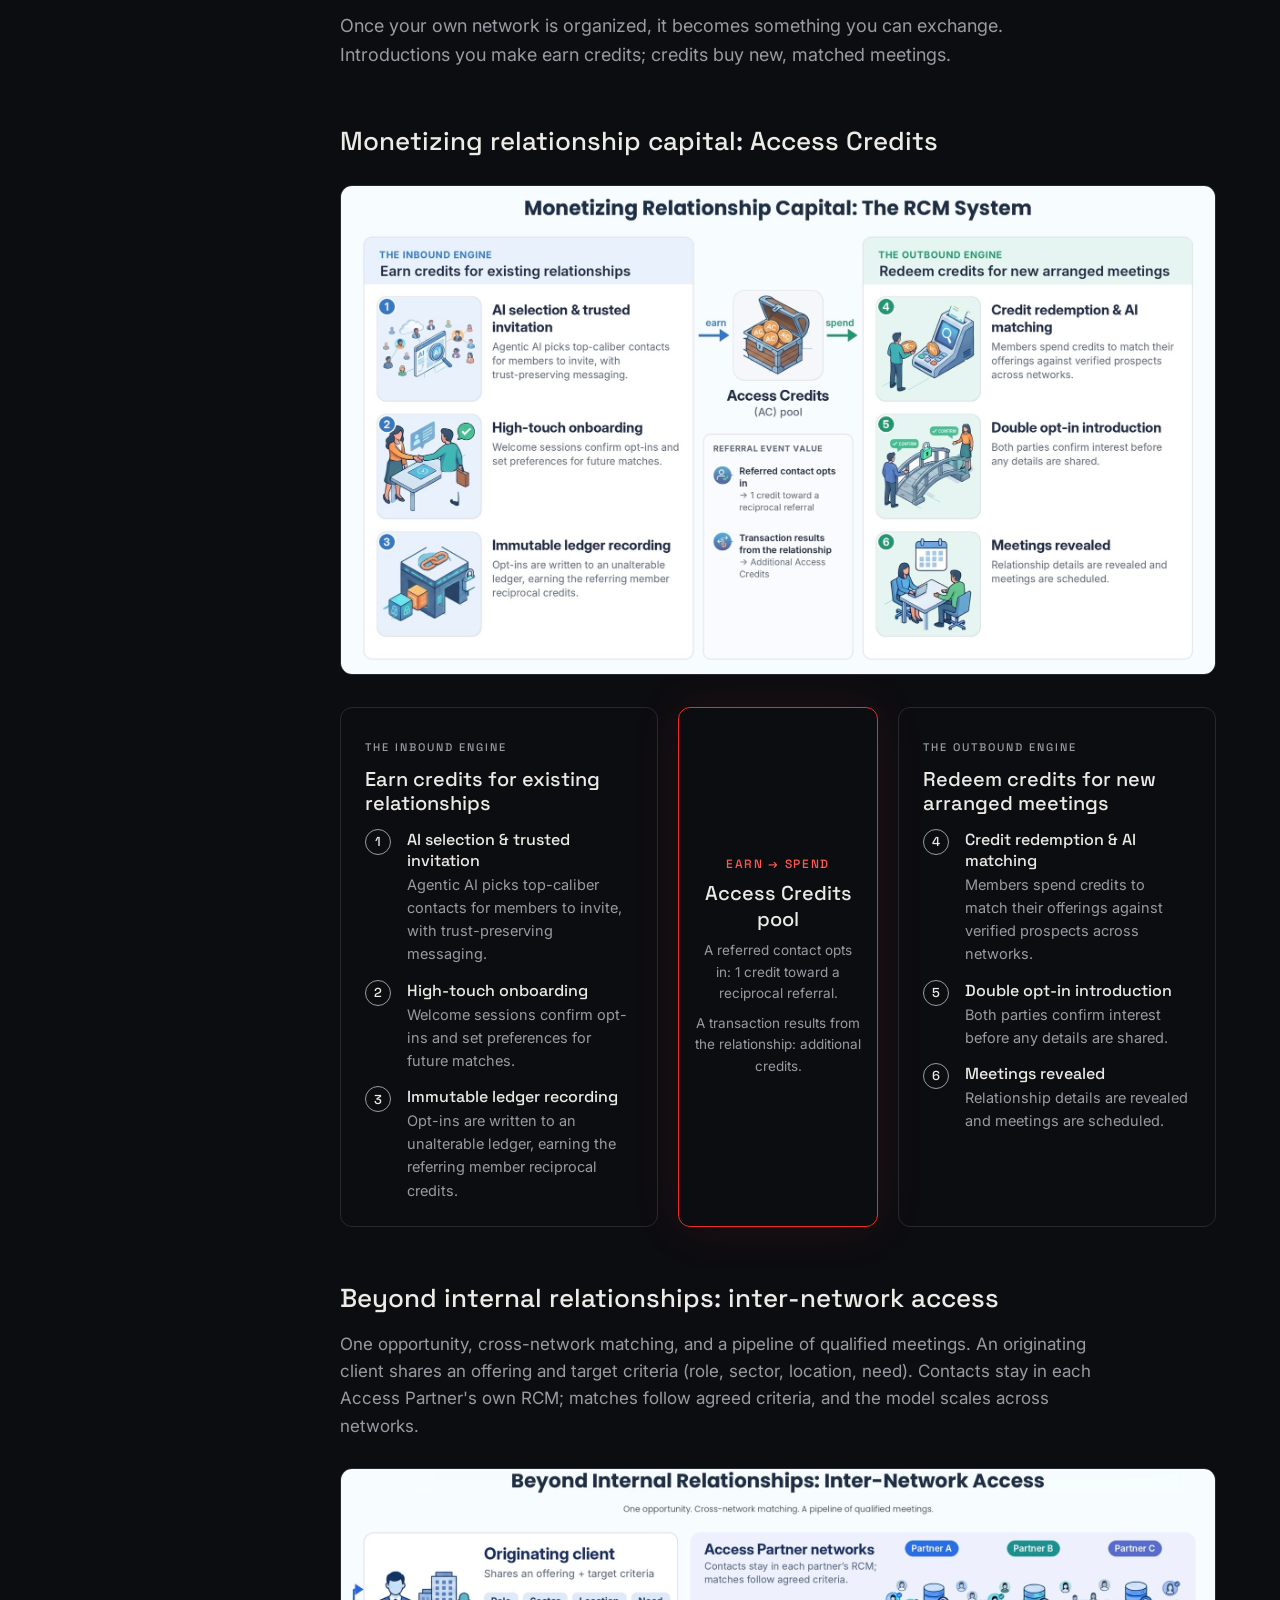
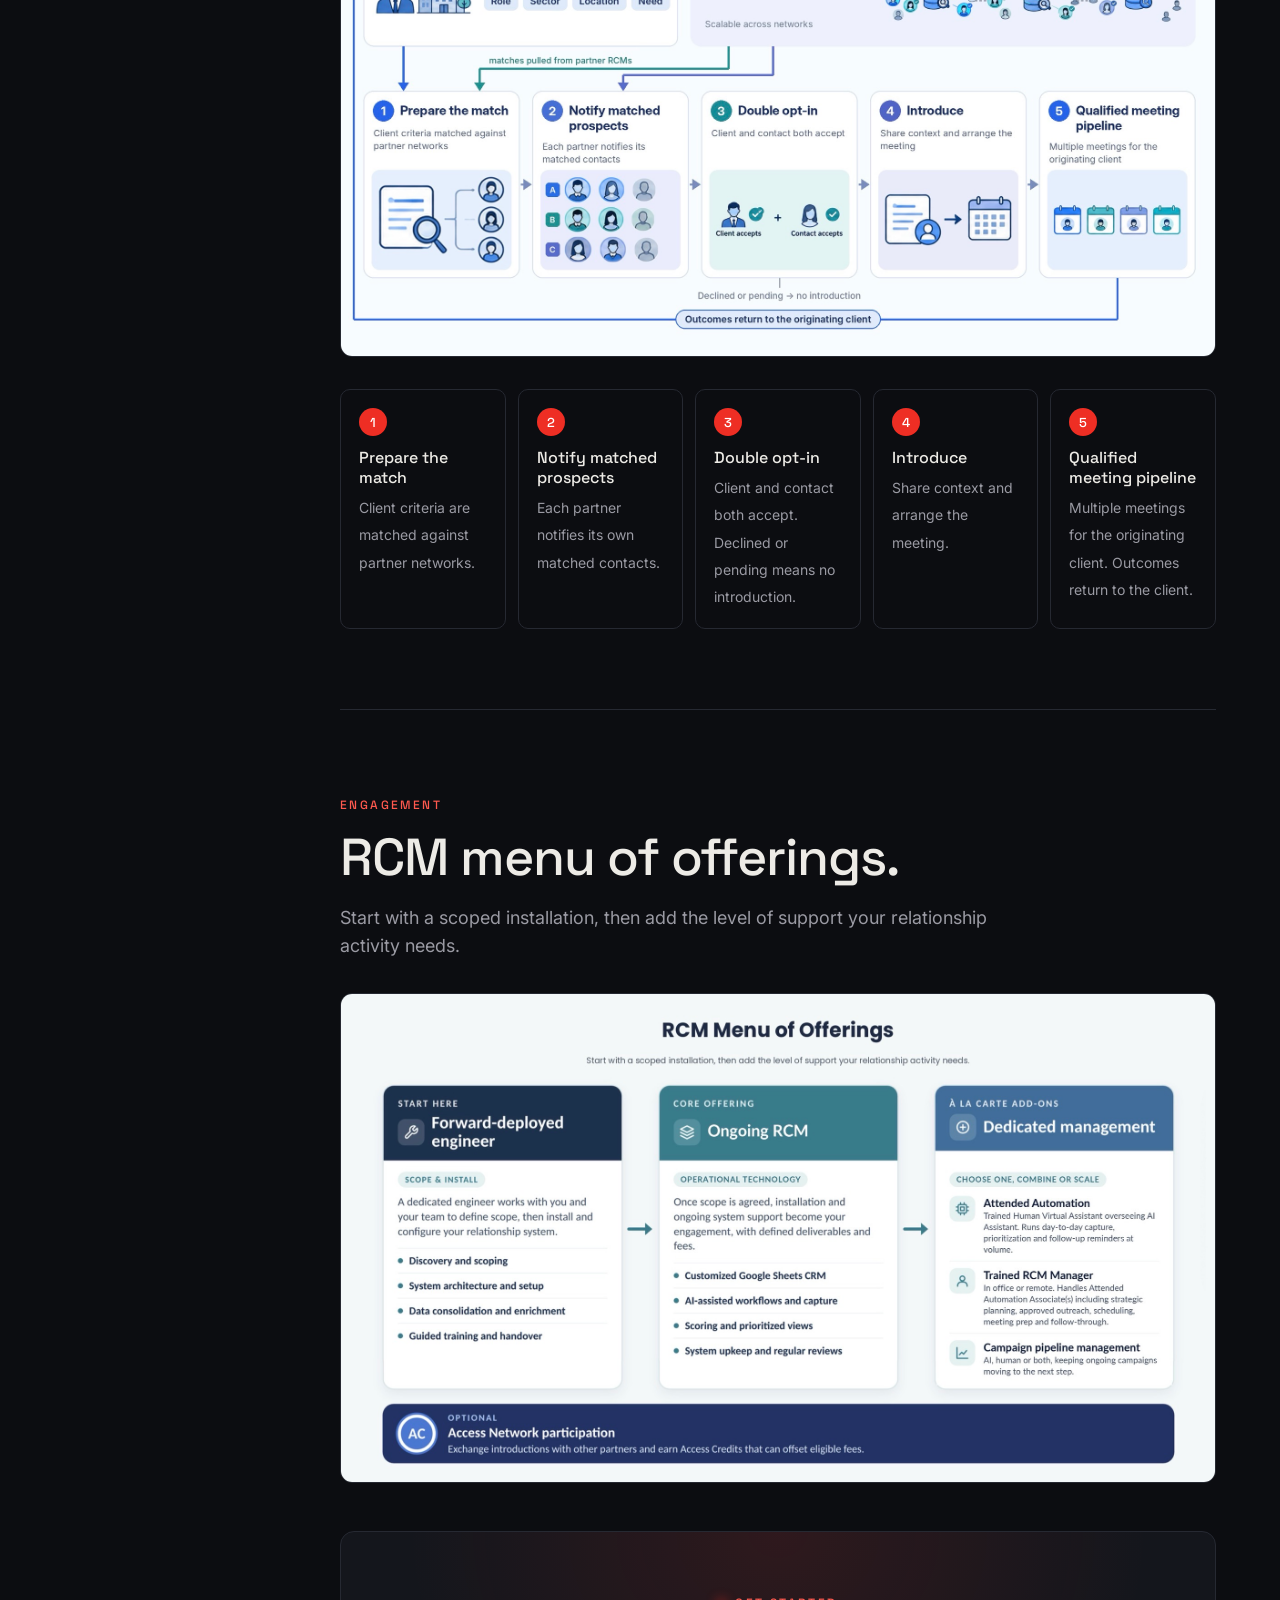
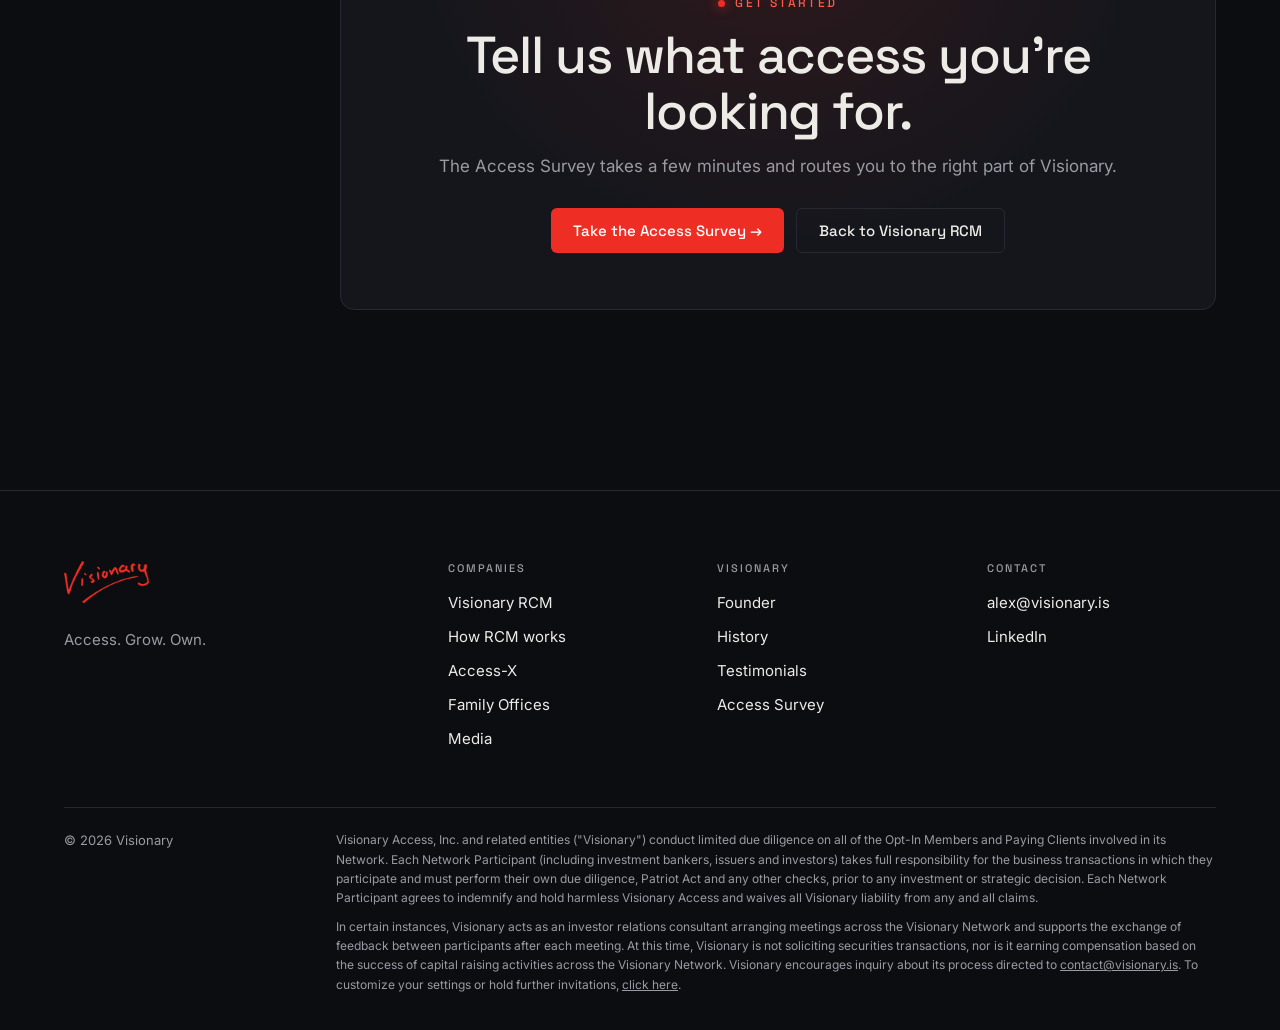
<file: rcm-how-it-works.html>
<!doctype html>
<html lang="en">
<head>
<meta charset="utf-8">
<meta name="viewport" content="width=device-width, initial-scale=1">
<title>How RCM Works · Visionary</title>
<meta name="description" content="How Visionary Relationship Capital Management works: discover, consolidate, enrich, activate and expand your network.">
<link rel="preconnect" href="https://fonts.googleapis.com">
<link rel="preconnect" href="https://fonts.gstatic.com" crossorigin>
<link href="https://fonts.googleapis.com/css2?family=Space+Grotesk:wght@400;500;600&family=Inter:wght@400;500&display=swap" rel="stylesheet">
<link rel="stylesheet" href="assets/theme-black.css">
</head>
<body>
<header>
  <div class="wrap nav">
    <a class="logo-chip" href="index.html" aria-label="Visionary home"><img src="assets/visionary-logo.png" alt="Visionary"></a>
    <ul>
      <li><a href="index.html#companies">Companies</a></li>
      <li><a href="founder.html">Founder</a></li>
      <li><a href="history.html">History</a></li>
      <li><a href="testimonials.html">Testimonials</a></li>
      <li><a href="survey.html">Access Survey</a></li>
      <li><a href="#contact">Contact</a></li>
    </ul>
    <a class="btn btn-red" href="survey.html">Take the Access Survey</a>
  </div>
</header>

<main>
  <section class="hero" style="padding-bottom:60px">
    <div class="wrap">
      <span class="tag"><a href="rcm.html" style="text-decoration:none">Visionary RCM</a> · How it works</span>
      <h1>How Relationship Capital Management <em>works.</em></h1>
      <p>Discover · Consolidate · Enrich · Activate · Expand. A step-by-step guide to turning the contacts you already have into relationship capital, then growing it across a network of networks.</p>
    </div>
  </section>

  <section>
    <div class="wrap doc">
      <nav class="toc" aria-label="On this page">
        <span class="tag">On this page</span>
        <ol>
          <li><a href="#overview">Overview</a></li>
          <li><a href="#consolidate">1. Consolidate</a></li>
          <li class="sub"><a href="#export">Export your contacts</a></li>
          <li class="sub"><a href="#prioritize">Prioritize and score</a></li>
          <li><a href="#manage">2. Manage</a></li>
          <li class="sub"><a href="#attended">Attended automation</a></li>
          <li class="sub"><a href="#team">Your team and routines</a></li>
          <li><a href="#expand">3. Expand</a></li>
          <li class="sub"><a href="#credits">Access Credits</a></li>
          <li class="sub"><a href="#matching">Inter-network access</a></li>
          <li><a href="#offerings">Menu of offerings</a></li>
        </ol>
      </nav>

      <div>
        <!-- Overview -->
        <article class="chapter" id="overview">
          <small>Overview</small>
          <h2>Master your network.</h2>
          <p class="lede">RCM moves your relationships through four stages, from scattered contact lists to an actively managed network.</p>
          <figure class="diagram">
            <button type="button"><img src="assets/rcm/rcm-stages.jpg" alt="Master Your Network: the stages and concepts of Relationship Capital Management" width="1920" height="800" loading="lazy"></button>
          </figure>
          <div class="cards three">
            <div class="box"><span class="n">Steps 01–02</span><h4>Discover &amp; Consolidate</h4><p>Define goals, inventory contact sources and import the data. Reconcile duplicates into one customized CRM.</p></div>
            <div class="box"><span class="n">Step 03</span><h4>Enrich &amp; Score</h4><p>Memory recall and AI research capture hidden context on each contact. Each contact is scored 1 to 10 for strategic fit.</p></div>
            <div class="box"><span class="n">Step 04</span><h4>Activate &amp; Manage</h4><p>Run outreach campaigns, scheduling and interactions. A support team runs daily routines, checklists and regular reviews with you.</p></div>
          </div>
        </article>

        <!-- 1. Consolidate -->
        <article class="chapter" id="consolidate">
          <small>Part 1 · Discover, Consolidate, Enrich</small>
          <h2>Consolidating your current relationships and contacts.</h2>
          <p class="lede">Your relationships live in many places. The first job is to bring them together, then decide which ones matter most right now.</p>

          <h3 id="export">Export your contacts from any platform</h3>
          <p>Every source exports to a portable file (CSV, Excel or vCard), which becomes the raw material for your CRM.</p>
          <figure class="diagram">
            <button type="button"><img src="assets/rcm/export-contacts.jpg" alt="How to download your contacts from any platform" width="1920" height="1070" loading="lazy"></button>
          </figure>
          <div class="cards">
            <div class="box"><span class="n">Messaging</span><h4>WhatsApp</h4><p>Use the WASendly extension on web.whatsapp.com to extract chats or saved contacts as CSV or Excel.</p></div>
            <div class="box"><span class="n">Social</span><h4>LinkedIn</h4><p>Request the larger data archive in Settings &amp; Privacy, wait for the email, then unzip connections.csv.</p></div>
            <div class="box"><span class="n">Cloud</span><h4>Google Workspace</h4><p>Select contacts at contacts.google.com, click More Actions &gt; Export, and choose CSV or vCard.</p></div>
            <div class="box"><span class="n">Device</span><h4>Apple iOS</h4><p>Highlight all contacts in the Mac Contacts app or iCloud.com, then export as vCard.</p></div>
          </div>

          <h3 id="prioritize">Prioritize and score: the review session</h3>
          <p>A step-by-step process to identify, rank and score your highest-potential relationships. Do it yourself, or have us run it with you.</p>
          <figure class="diagram">
            <button type="button"><img src="assets/rcm/prioritizing-contacts.jpg" alt="Prioritizing your contacts: review session guide" width="1920" height="1070" loading="lazy"></button>
          </figure>
          <div class="cards three">
            <div class="box"><span class="n">Step 1</span><h4>Set up one-hour sessions</h4><p>Scroll through exports name by name and record notes by video, audio, AI or a live assistant.</p></div>
            <div class="box"><span class="n">Step 2</span><h4>Rate and tag priority contacts</h4><p>Evaluate key relationships on three measures and assign them to specific campaign targets.</p></div>
            <div class="box"><span class="n">Step 3</span><h4>Work in iterative passes</h4><p>Consolidate top-tier standouts first, then work systematically through lower-priority batches.</p></div>
          </div>
          <table class="score">
            <thead><tr><th>Measure</th><th>Question</th><th>Notation</th></tr></thead>
            <tbody>
              <tr><td>Trust</td><td>How well do you know them?</td><td>Deeply known · Generally known</td></tr>
              <tr><td>Caliber</td><td>How significant is their potential?</td><td>Very significant · Significant</td></tr>
              <tr><td>Urgency</td><td>How soon should you activate them?</td><td>High · Medium · Later</td></tr>
            </tbody>
          </table>
          <div class="cards">
            <div class="box"><span class="n">Support option</span><h4>Self-guided</h4><p>Complete the review independently using the memos we provide, without dedicated team assistance.</p></div>
            <div class="box"><span class="n">Support option</span><h4>Assisted service</h4><p>Access-X designs the data architecture, project-manages cleanup and actively assists during review sessions.</p></div>
          </div>
        </article>

        <!-- 2. Manage -->
        <article class="chapter" id="manage">
          <small>Part 2 · Activate</small>
          <h2>Managing your ongoing relationships and contacts.</h2>
          <p class="lede">Traditional relationship management fails at follow-through. Context stays trapped in inbox notes, and traditional CRMs add manual entry nobody has time for.</p>

          <h3 id="attended">Attended automation for busy executives</h3>
          <p>RCM runs on a Google Sheets database powered by AI speed and managed by human judgment. Agentic AI (Claude or ChatGPT) handles the high-volume processing: it parses notes, enriches context, prioritizes contacts and drafts outreach.</p>
          <figure class="diagram">
            <button type="button"><img src="assets/rcm/attended-automation.jpg" alt="RCM operating technology: attended automation for busy executives" width="1920" height="1070" loading="lazy"></button>
          </figure>

          <h3 id="team">Your team and routines</h3>
          <p>A customizable human team works in tandem with you. Nothing goes out without your approval.</p>
          <div class="cards three">
            <div class="box"><span class="n">Team</span><h4>Associate</h4><p>Captures notes, updates the CRM and drafts follow-ups. Reports and escalates to the senior team member.</p></div>
            <div class="box"><span class="n">Team</span><h4>Senior team member</h4><p>Oversees the flow and sends approved correspondence.</p></div>
            <div class="box core"><span class="n">You</span><h4>Executive (client)</h4><p>Reviews and approves, with time freed for what matters.</p></div>
          </div>
          <div class="cards three">
            <div class="box"><span class="n">Routine</span><h4>Post-meeting</h4><p>Send a voice note or text; the team logs it and drafts the follow-up.</p></div>
            <div class="box"><span class="n">Routine</span><h4>Daily</h4><p>To-dos, drafts and meeting prep queued for your approval.</p></div>
            <div class="box"><span class="n">Routine</span><h4>Regular review</h4><p>A pipeline checklist: progress, stalled leads and re-engagement.</p></div>
          </div>
        </article>

        <!-- 3. Expand -->
        <article class="chapter" id="expand">
          <small>Part 3 · Expand</small>
          <h2>Expanding your network through the Access-X referral exchange.</h2>
          <p class="lede">Once your own network is organized, it becomes something you can exchange. Introductions you make earn credits; credits buy new, matched meetings.</p>

          <h3 id="credits">Monetizing relationship capital: Access Credits</h3>
          <figure class="diagram">
            <button type="button"><img src="assets/rcm/access-credits.jpg" alt="Monetizing relationship capital: the RCM system of Access Credits" width="1920" height="1070" loading="lazy"></button>
          </figure>
          <div class="engine">
            <div class="side">
              <small>The inbound engine</small>
              <h4>Earn credits for existing relationships</h4>
              <ol>
                <li><i>1</i><b>AI selection &amp; trusted invitation</b><span>Agentic AI picks top-caliber contacts for members to invite, with trust-preserving messaging.</span></li>
                <li><i>2</i><b>High-touch onboarding</b><span>Welcome sessions confirm opt-ins and set preferences for future matches.</span></li>
                <li><i>3</i><b>Immutable ledger recording</b><span>Opt-ins are written to an unalterable ledger, earning the referring member reciprocal credits.</span></li>
              </ol>
            </div>
            <div class="pool">
              <span class="flow-l">earn → spend</span>
              <b>Access Credits pool</b>
              <span>A referred contact opts in: 1 credit toward a reciprocal referral.</span>
              <span>A transaction results from the relationship: additional credits.</span>
            </div>
            <div class="side">
              <small>The outbound engine</small>
              <h4>Redeem credits for new arranged meetings</h4>
              <ol>
                <li><i>4</i><b>Credit redemption &amp; AI matching</b><span>Members spend credits to match their offerings against verified prospects across networks.</span></li>
                <li><i>5</i><b>Double opt-in introduction</b><span>Both parties confirm interest before any details are shared.</span></li>
                <li><i>6</i><b>Meetings revealed</b><span>Relationship details are revealed and meetings are scheduled.</span></li>
              </ol>
            </div>
          </div>

          <h3 id="matching">Beyond internal relationships: inter-network access</h3>
          <p>One opportunity, cross-network matching, and a pipeline of qualified meetings. An originating client shares an offering and target criteria (role, sector, location, need). Contacts stay in each Access Partner's own RCM; matches follow agreed criteria, and the model scales across networks.</p>
          <figure class="diagram">
            <button type="button"><img src="assets/rcm/network-matching.jpg" alt="Beyond internal relationships: inter-network access" width="1920" height="1070" loading="lazy"></button>
          </figure>
          <ol class="pipeline">
            <li><b>Prepare the match</b><span>Client criteria are matched against partner networks.</span></li>
            <li><b>Notify matched prospects</b><span>Each partner notifies its own matched contacts.</span></li>
            <li><b>Double opt-in</b><span>Client and contact both accept. Declined or pending means no introduction.</span></li>
            <li><b>Introduce</b><span>Share context and arrange the meeting.</span></li>
            <li><b>Qualified meeting pipeline</b><span>Multiple meetings for the originating client. Outcomes return to the client.</span></li>
          </ol>
        </article>

        <!-- Offerings -->
        <article class="chapter" id="offerings">
          <small>Engagement</small>
          <h2>RCM menu of offerings.</h2>
          <p class="lede">Start with a scoped installation, then add the level of support your relationship activity needs.</p>
          <figure class="diagram">
            <button type="button"><img src="assets/rcm/rcm-offerings.jpg" alt="RCM menu of offerings" width="1920" height="1070" loading="lazy"></button>
          </figure>
          <div class="explainer-cta" style="margin-top:48px">
            <span class="tag">Get started</span>
            <h2>Tell us what access you're looking for.</h2>
            <p>The Access Survey takes a few minutes and routes you to the right part of Visionary.</p>
            <div class="ctas">
              <a class="btn btn-red" href="survey.html">Take the Access Survey →</a>
              <a class="btn btn-ghost" href="rcm.html">Back to Visionary RCM</a>
            </div>
          </div>
        </article>
      </div>
    </div>
  </section>
</main>

<footer id="contact">
  <div class="wrap">
    <div class="foot">
      <div><a class="logo-chip" href="index.html"><img src="assets/visionary-logo.png" alt="Visionary"></a><p style="color:var(--muted);margin-top:18px;max-width:30ch">Access. Grow. Own.</p></div>
      <div><h5>Companies</h5><ul><li><a href="rcm.html">Visionary RCM</a></li><li><a href="rcm-how-it-works.html">How RCM works</a></li><li><a href="access-x.html">Access-X</a></li><li><a href="wealth.html">Family Offices</a></li><li><a href="media.html">Media</a></li></ul></div>
      <div><h5>Visionary</h5><ul><li><a href="founder.html">Founder</a></li><li><a href="history.html">History</a></li><li><a href="testimonials.html">Testimonials</a></li><li><a href="survey.html">Access Survey</a></li></ul></div>
      <div><h5>Contact</h5><ul><li><a href="mailto:alex@visionary.is">alex@visionary.is</a></li><li><a href="https://www.linkedin.com/in/alex-salzman/">LinkedIn</a></li></ul></div>
    </div>
    <div class="legal"><span>© 2026 Visionary</span><div class="compliance"><p>Visionary Access, Inc. and related entities ("Visionary") conduct limited due diligence on all of the Opt-In Members and Paying Clients involved in its Network. Each Network Participant (including investment bankers, issuers and investors) takes full responsibility for the business transactions in which they participate and must perform their own due diligence, Patriot Act and any other checks, prior to any investment or strategic decision. Each Network Participant agrees to indemnify and hold harmless Visionary Access and waives all Visionary liability from any and all claims.</p><p>In certain instances, Visionary acts as an investor relations consultant arranging meetings across the Visionary Network and supports the exchange of feedback between participants after each meeting. At this time, Visionary is not soliciting securities transactions, nor is it earning compensation based on the success of capital raising activities across the Visionary Network. Visionary encourages inquiry about its process directed to <a href="mailto:contact@visionary.is">contact@visionary.is</a>. To customize your settings or hold further invitations, <a href="mailto:contact@visionary.is?subject=Invitation%20settings">click here</a>.</p></div></div>
  </div>
</footer>
<script src="assets/site-config.js"></script>
<script src="assets/rcm.js"></script>
</body>
</html>
</file>
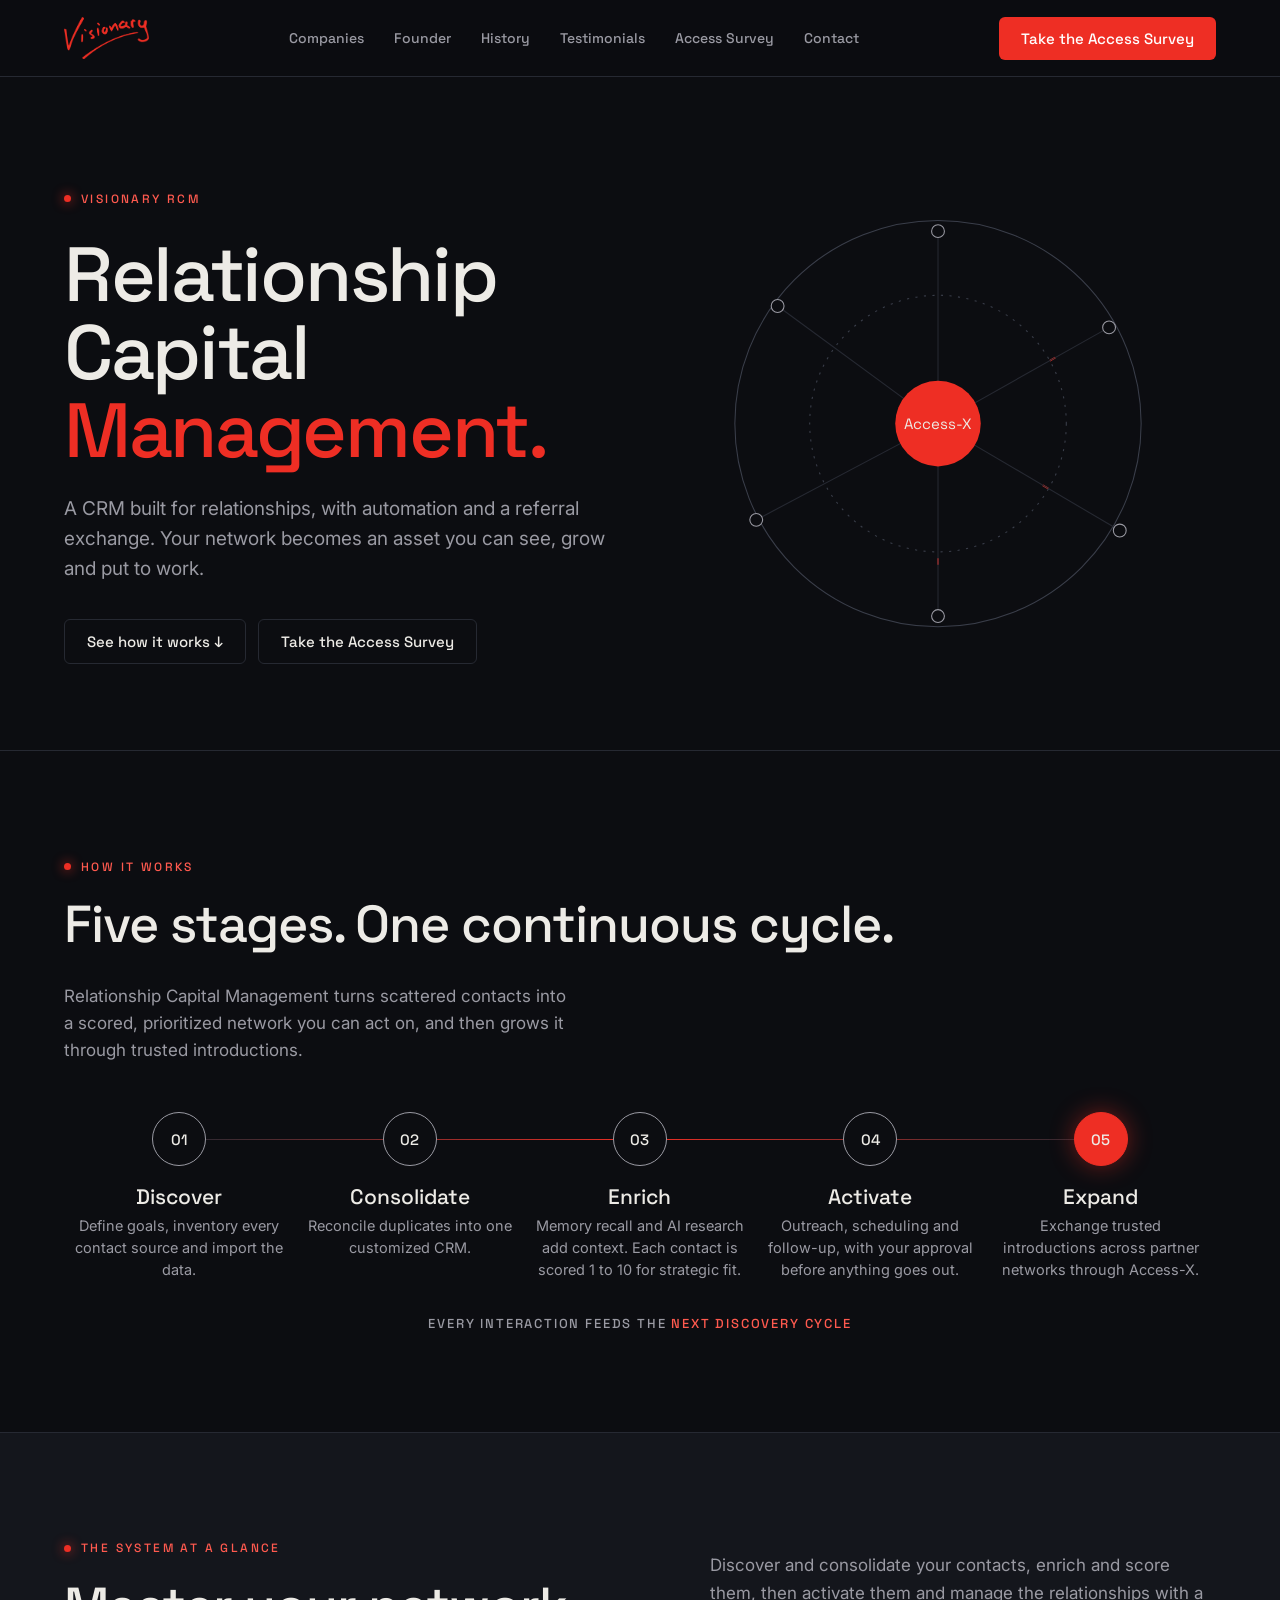
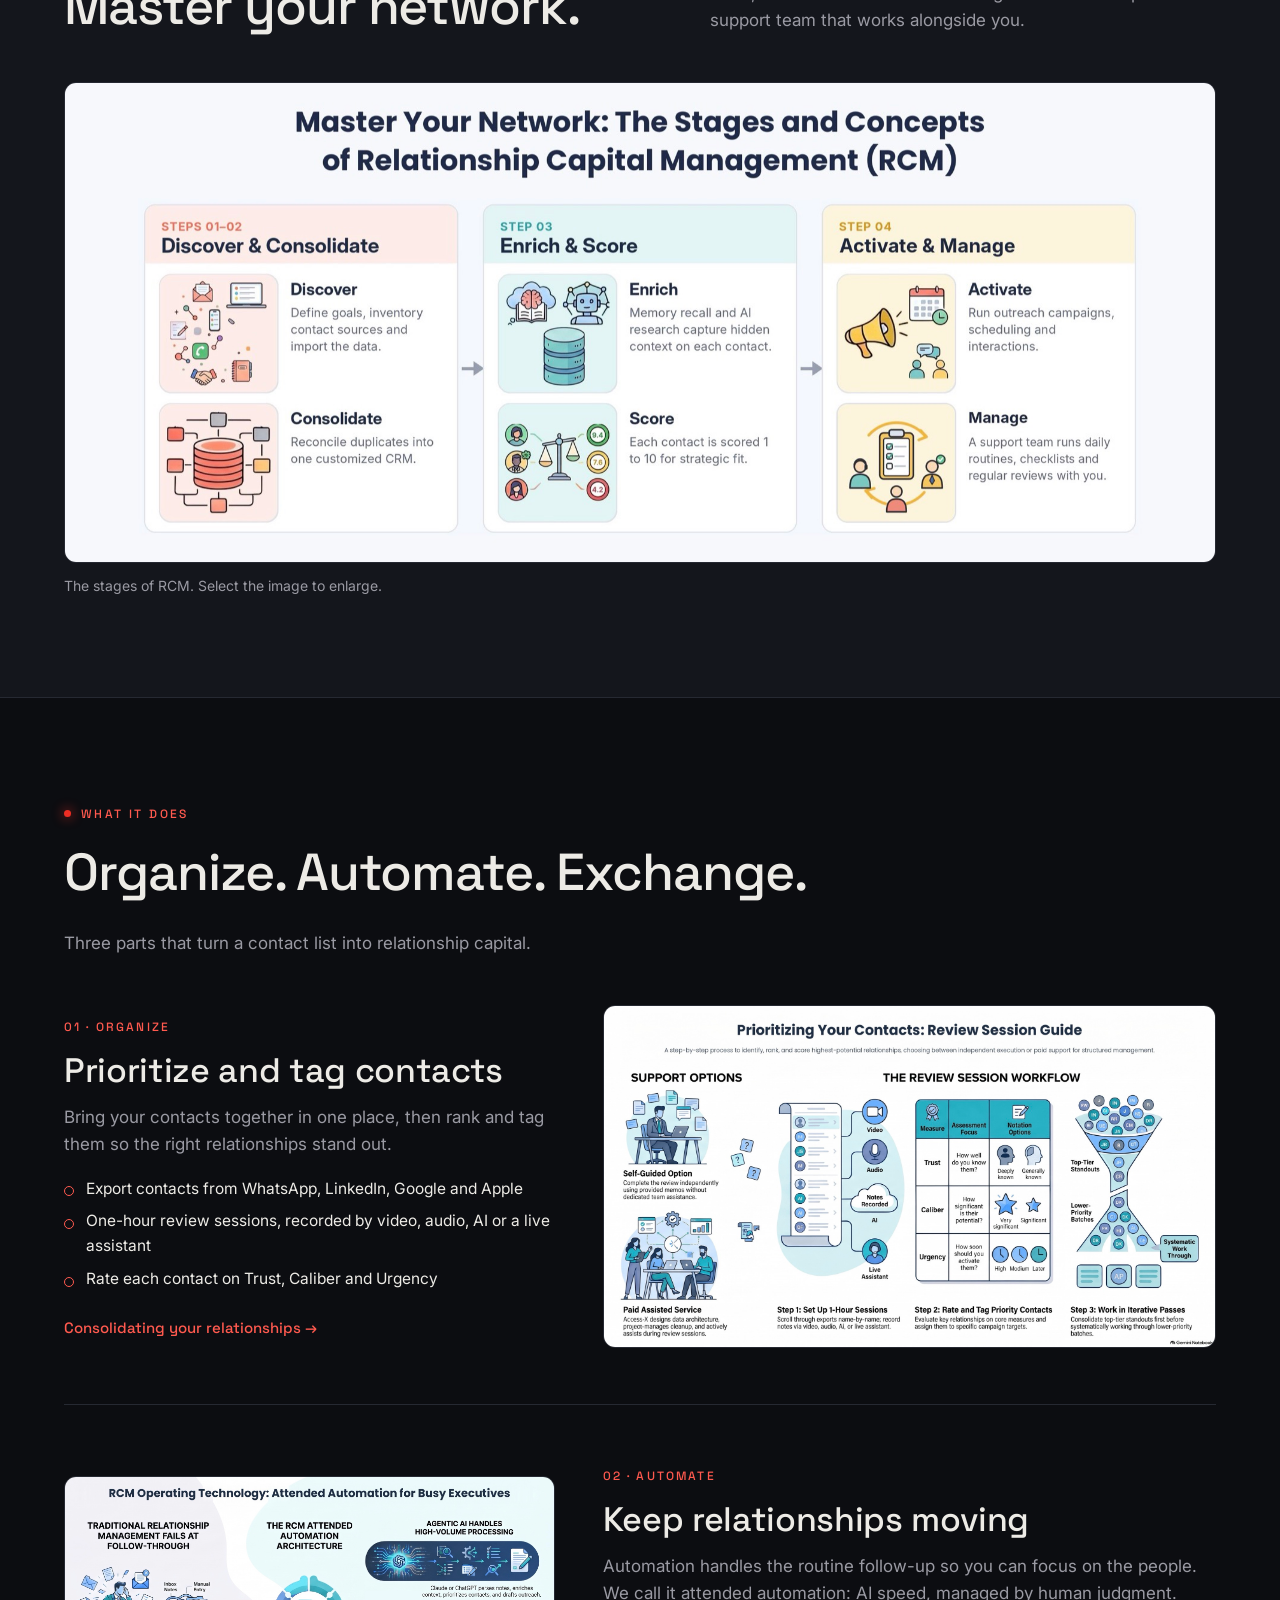
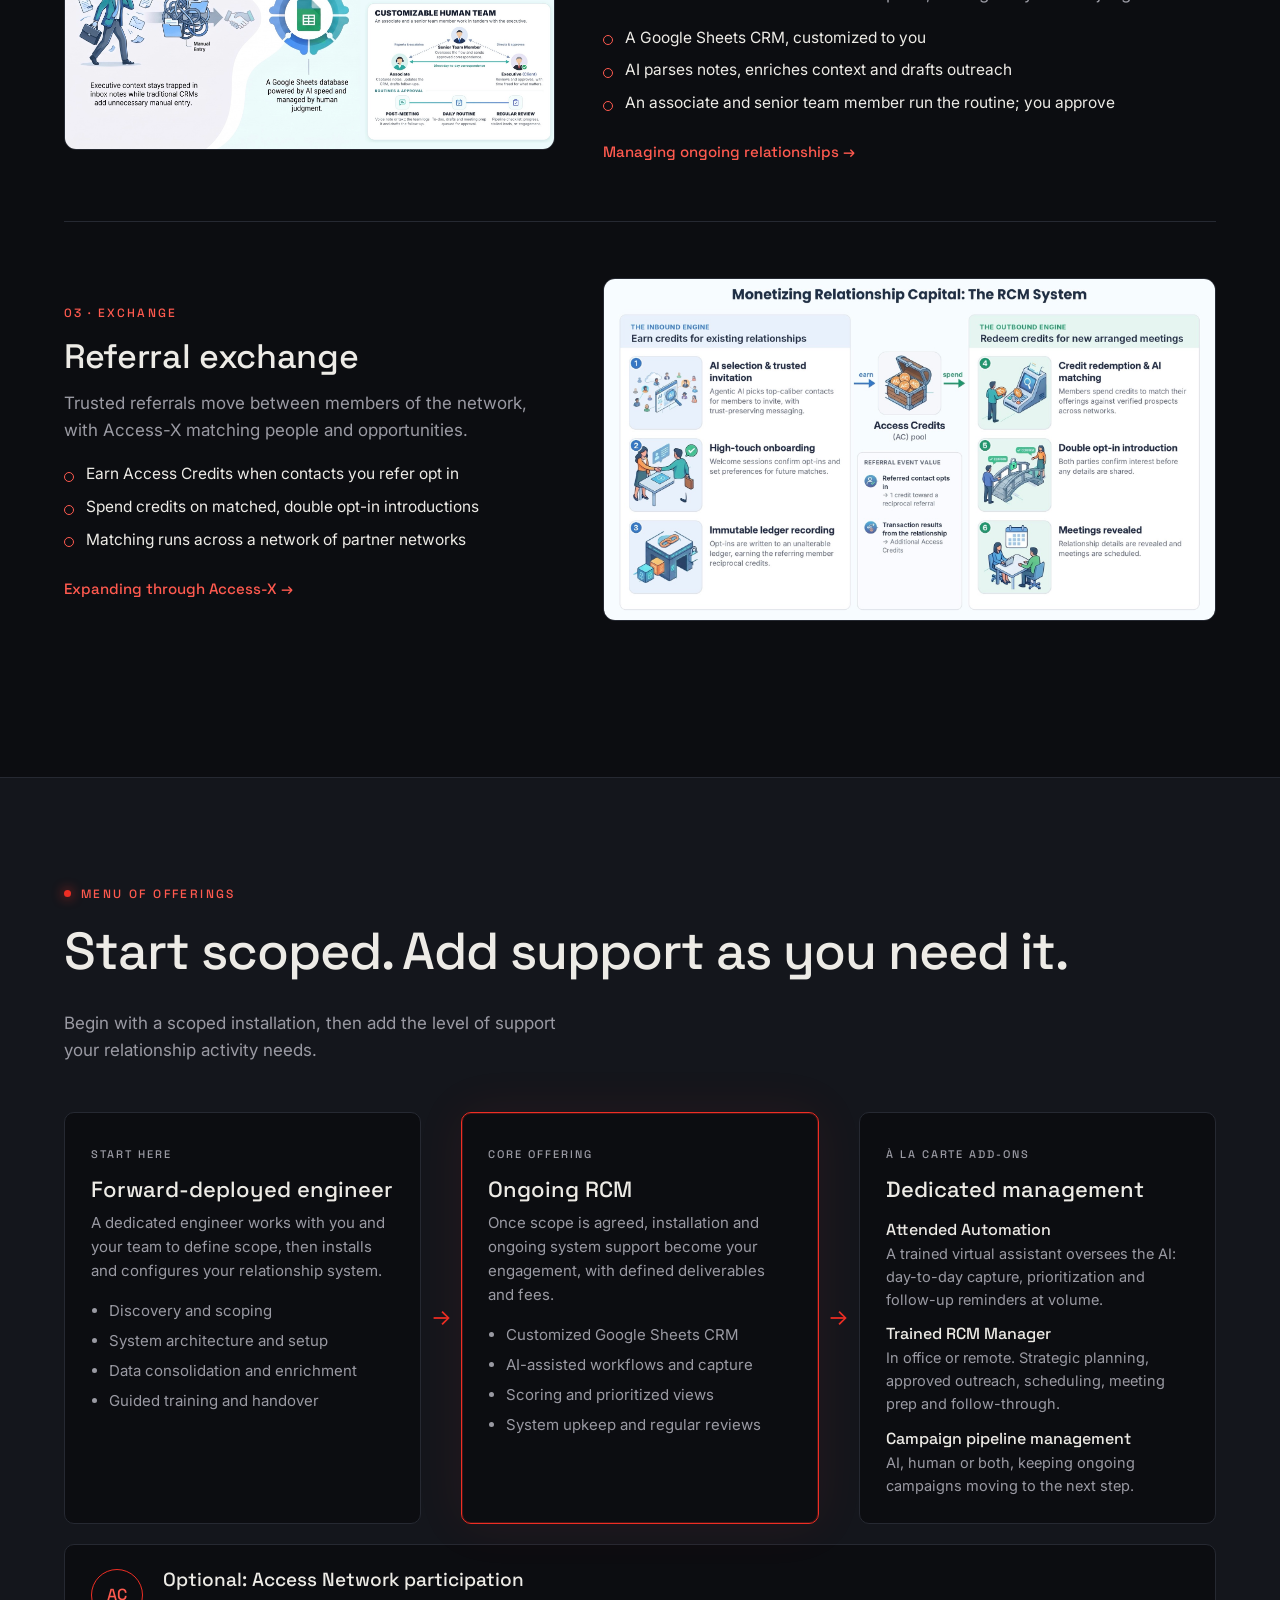
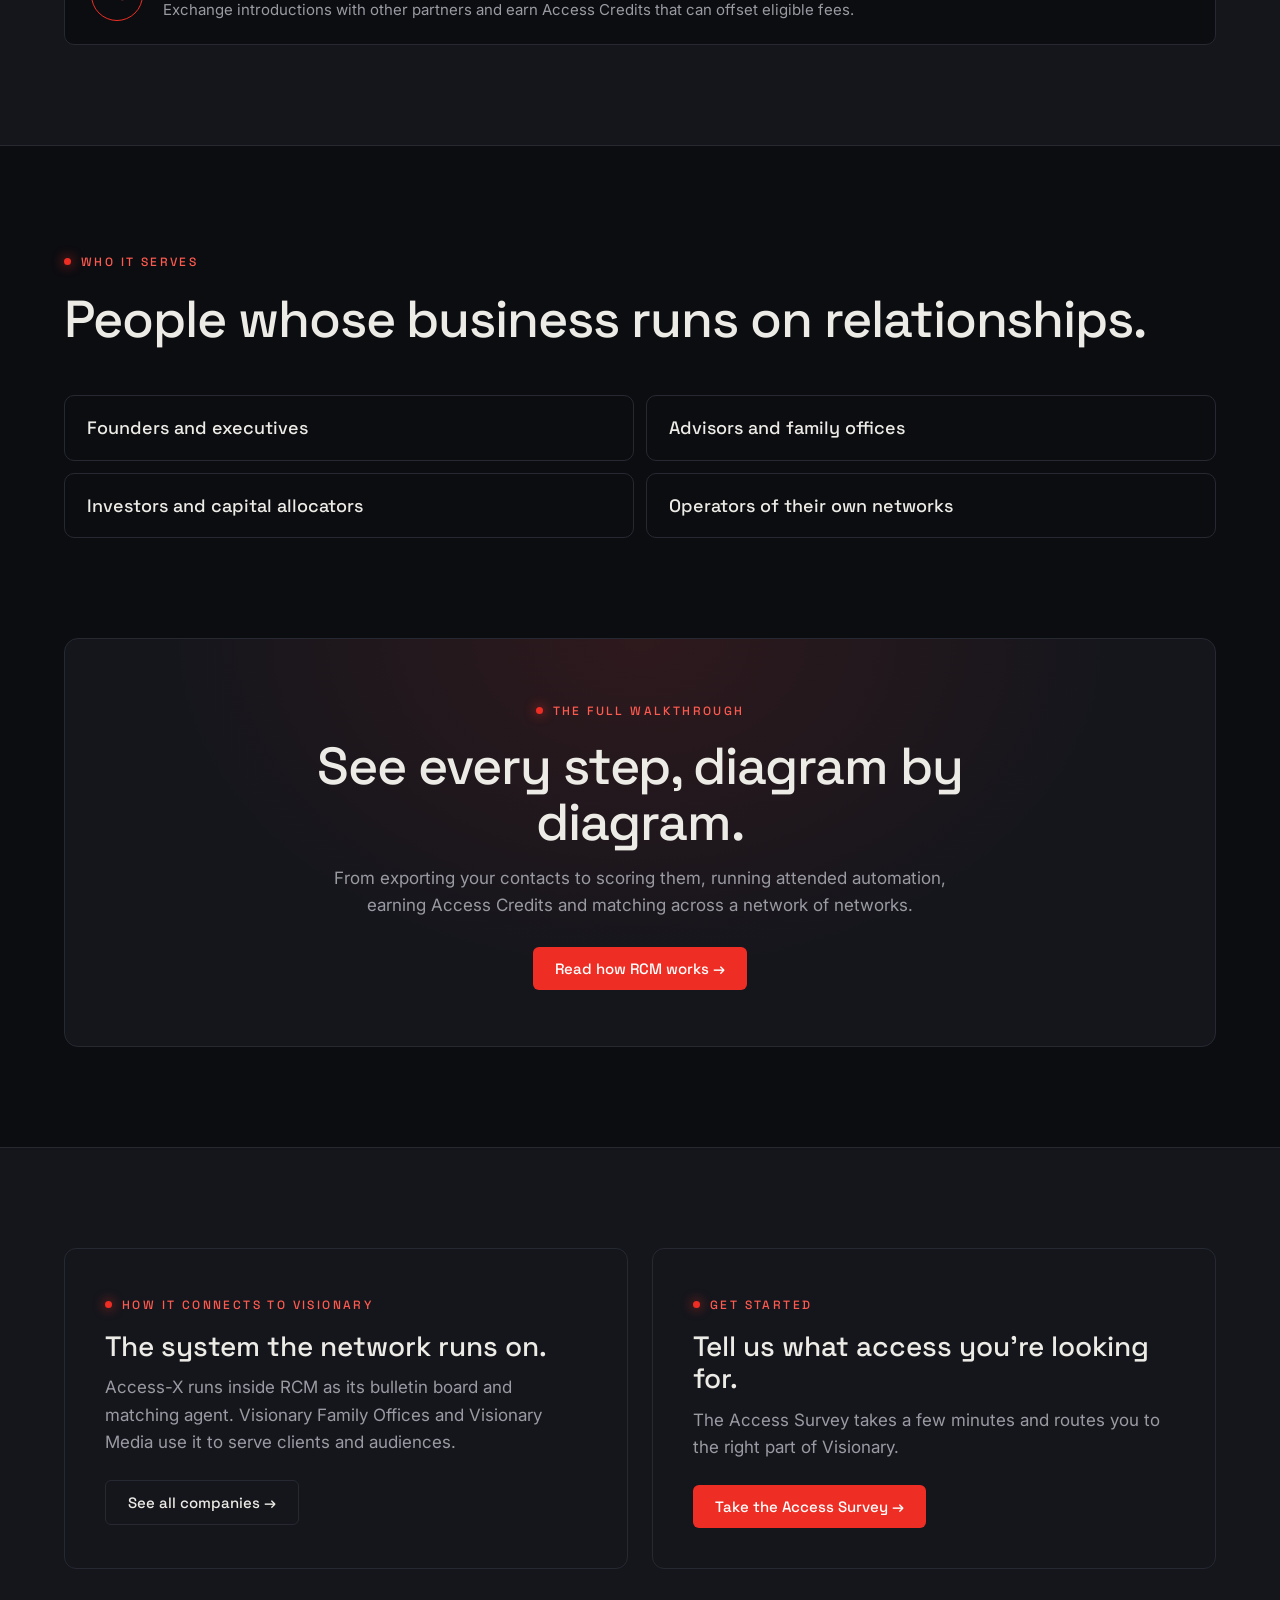
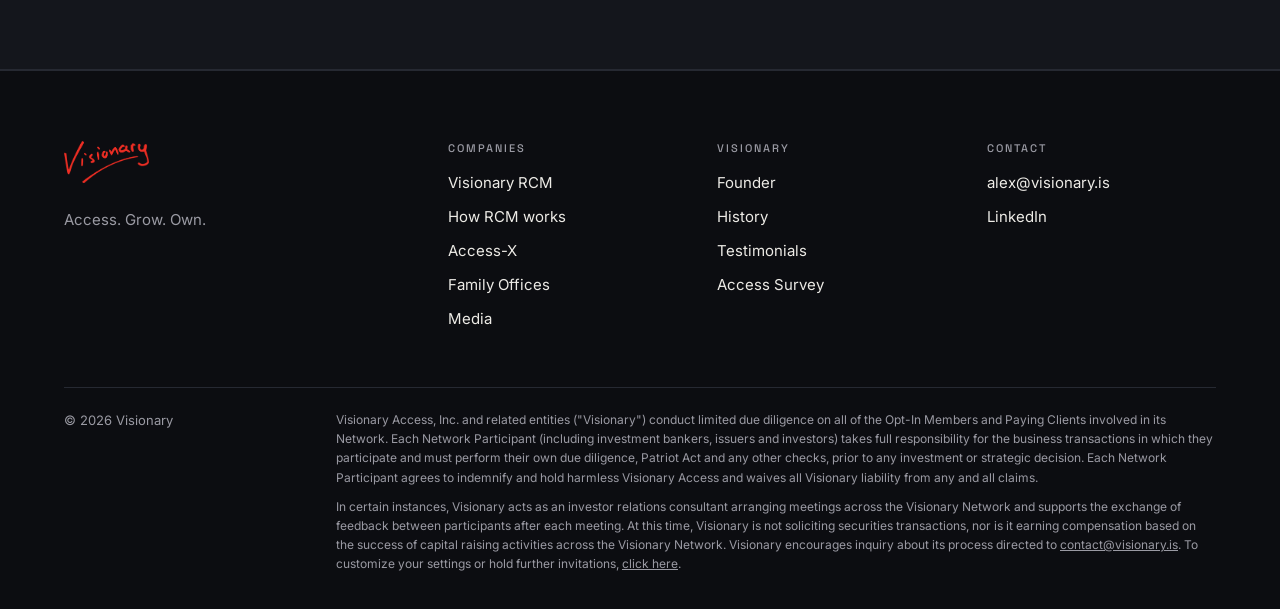
<file: rcm.html>
<!doctype html>
<html lang="en">
<head>
<meta charset="utf-8">
<meta name="viewport" content="width=device-width, initial-scale=1">
<title>Visionary RCM · Visionary</title>
<link rel="preconnect" href="https://fonts.googleapis.com">
<link rel="preconnect" href="https://fonts.gstatic.com" crossorigin>
<link href="https://fonts.googleapis.com/css2?family=Space+Grotesk:wght@400;500;600&family=Inter:wght@400;500&display=swap" rel="stylesheet">
<link rel="stylesheet" href="assets/theme-black.css">
</head>
<body>
<header>
  <div class="wrap nav">
    <a class="logo-chip" href="index.html" aria-label="Visionary home"><img src="assets/visionary-logo.png" alt="Visionary"></a>
    <ul>
      <li><a href="index.html#companies">Companies</a></li>
      <li><a href="founder.html">Founder</a></li>
      <li><a href="history.html">History</a></li>
      <li><a href="testimonials.html">Testimonials</a></li>
      <li><a href="survey.html">Access Survey</a></li>
      <li><a href="#contact">Contact</a></li>
    </ul>
    <a class="btn btn-red" href="survey.html">Take the Access Survey</a>
  </div>
</header>

<main>
  <section class="hero">
    <div class="wrap hero-grid">
      <div>
        <span class="tag">Visionary RCM</span>
        <h1>Relationship Capital <em>Management.</em></h1>
        <p>A CRM built for relationships, with automation and a referral exchange. Your network becomes an asset you can see, grow and put to work.</p>
        <div class="ctas">
          <a class="btn btn-red" data-outbound="rcm" href="#">Visit Visionary RCM →</a>
          <a class="btn btn-ghost" href="#how-it-works">See how it works ↓</a>
          <a class="btn btn-ghost" href="survey.html">Take the Access Survey</a>
        </div>
      </div>
      <svg class="graph" viewBox="0 0 520 480" role="img" aria-label="Contacts organized into a network, with Access-X at the center">
        <circle cx="260" cy="240" r="190" fill="none" stroke="#3A3E4A"/>
        <circle cx="260" cy="240" r="120" fill="none" stroke="#3A3E4A" stroke-dasharray="2 6"/>
        <path class="pulse" d="M110 130 L260 240 L420 150"/>
        <path class="pulse b" d="M90 330 L260 240 L430 340"/>
        <path class="pulse c" d="M260 60 L260 240 L260 420"/>
        <g class="edge"><line x1="110" y1="130" x2="260" y2="240"/><line x1="420" y1="150" x2="260" y2="240"/><line x1="90" y1="330" x2="260" y2="240"/><line x1="430" y1="340" x2="260" y2="240"/><line x1="260" y1="60" x2="260" y2="240"/><line x1="260" y1="420" x2="260" y2="240"/></g>
        <g><circle class="node" cx="110" cy="130" r="6"/><circle class="node" cx="420" cy="150" r="6"/><circle class="node" cx="90" cy="330" r="6"/><circle class="node" cx="430" cy="340" r="6"/><circle class="node" cx="260" cy="60" r="6"/><circle class="node" cx="260" cy="420" r="6"/></g>
        <circle cx="260" cy="240" r="40" fill="#EE2E24"/>
        <text x="260" y="245" text-anchor="middle" font-size="14">Access-X</text>
      </svg>
    </div>
  </section>

  <section id="how-it-works">
    <div class="wrap">
      <div class="head-row">
        <div><span class="tag">How it works</span><h2>Five stages. One continuous cycle.</h2></div>
        <p>Relationship Capital Management turns scattered contacts into a scored, prioritized network you can act on, and then grows it through trusted introductions.</p>
      </div>
      <ol class="lifecycle">
        <li><div class="dot">01</div><b>Discover</b><span>Define goals, inventory every contact source and import the data.</span></li>
        <li><div class="dot">02</div><b>Consolidate</b><span>Reconcile duplicates into one customized CRM.</span></li>
        <li><div class="dot">03</div><b>Enrich</b><span>Memory recall and AI research add context. Each contact is scored 1 to 10 for strategic fit.</span></li>
        <li><div class="dot">04</div><b>Activate</b><span>Outreach, scheduling and follow-up, with your approval before anything goes out.</span></li>
        <li><div class="dot">05</div><b>Expand</b><span>Exchange trusted introductions across partner networks through Access-X.</span></li>
      </ol>
      <p class="cycle-note">Every interaction feeds the <em>next discovery cycle</em></p>
    </div>
  </section>

  <section class="fit">
    <div class="wrap">
      <div class="head-row">
        <div><span class="tag">The system at a glance</span><h2>Master your network.</h2></div>
        <p>Discover and consolidate your contacts, enrich and score them, then activate them and manage the relationships with a support team that works alongside you.</p>
      </div>
      <figure class="diagram">
        <button type="button"><img src="assets/rcm/rcm-stages.jpg" alt="Master Your Network: the stages and concepts of Relationship Capital Management" width="1920" height="800" loading="lazy"></button>
        <figcaption>The stages of RCM. Select the image to enlarge.</figcaption>
      </figure>
    </div>
  </section>

  <section>
    <div class="wrap">
      <div class="head-row">
        <div><span class="tag">What it does</span><h2>Organize. Automate. Exchange.</h2></div>
        <p>Three parts that turn a contact list into relationship capital.</p>
      </div>

      <div class="phase">
        <div class="phase-text">
          <small>01 · Organize</small>
          <h3>Prioritize and tag contacts</h3>
          <p>Bring your contacts together in one place, then rank and tag them so the right relationships stand out.</p>
          <ul class="ticks">
            <li>Export contacts from WhatsApp, LinkedIn, Google and Apple</li>
            <li>One-hour review sessions, recorded by video, audio, AI or a live assistant</li>
            <li>Rate each contact on Trust, Caliber and Urgency</li>
          </ul>
          <a class="more" href="rcm-how-it-works.html#consolidate">Consolidating your relationships →</a>
        </div>
        <figure class="diagram">
          <button type="button"><img src="assets/rcm/prioritizing-contacts.jpg" alt="Prioritizing your contacts: review session guide" width="1920" height="1070" loading="lazy"></button>
        </figure>
      </div>

      <div class="phase flip">
        <div class="phase-text">
          <small>02 · Automate</small>
          <h3>Keep relationships moving</h3>
          <p>Automation handles the routine follow-up so you can focus on the people. We call it attended automation: AI speed, managed by human judgment.</p>
          <ul class="ticks">
            <li>A Google Sheets CRM, customized to you</li>
            <li>AI parses notes, enriches context and drafts outreach</li>
            <li>An associate and senior team member run the routine; you approve</li>
          </ul>
          <a class="more" href="rcm-how-it-works.html#manage">Managing ongoing relationships →</a>
        </div>
        <figure class="diagram">
          <button type="button"><img src="assets/rcm/attended-automation.jpg" alt="RCM operating technology: attended automation for busy executives" width="1920" height="1070" loading="lazy"></button>
        </figure>
      </div>

      <div class="phase">
        <div class="phase-text">
          <small>03 · Exchange</small>
          <h3>Referral exchange</h3>
          <p>Trusted referrals move between members of the network, with Access-X matching people and opportunities.</p>
          <ul class="ticks">
            <li>Earn Access Credits when contacts you refer opt in</li>
            <li>Spend credits on matched, double opt-in introductions</li>
            <li>Matching runs across a network of partner networks</li>
          </ul>
          <a class="more" href="rcm-how-it-works.html#expand">Expanding through Access-X →</a>
        </div>
        <figure class="diagram">
          <button type="button"><img src="assets/rcm/access-credits.jpg" alt="Monetizing relationship capital: the RCM system of Access Credits" width="1920" height="1070" loading="lazy"></button>
        </figure>
      </div>
    </div>
  </section>

  <section class="fit">
    <div class="wrap">
      <div class="head-row">
        <div><span class="tag">Menu of offerings</span><h2>Start scoped. Add support as you need it.</h2></div>
        <p>Begin with a scoped installation, then add the level of support your relationship activity needs.</p>
      </div>
      <div class="tiers">
        <div class="box">
          <small>Start here</small>
          <h4>Forward-deployed engineer</h4>
          <p>A dedicated engineer works with you and your team to define scope, then installs and configures your relationship system.</p>
          <ul><li>Discovery and scoping</li><li>System architecture and setup</li><li>Data consolidation and enrichment</li><li>Guided training and handover</li></ul>
        </div>
        <div class="arrow" aria-hidden="true">→</div>
        <div class="box core">
          <small>Core offering</small>
          <h4>Ongoing RCM</h4>
          <p>Once scope is agreed, installation and ongoing system support become your engagement, with defined deliverables and fees.</p>
          <ul><li>Customized Google Sheets CRM</li><li>AI-assisted workflows and capture</li><li>Scoring and prioritized views</li><li>System upkeep and regular reviews</li></ul>
        </div>
        <div class="arrow" aria-hidden="true">→</div>
        <div class="box">
          <small>À la carte add-ons</small>
          <h4>Dedicated management</h4>
          <dl>
            <div><dt>Attended Automation</dt><dd>A trained virtual assistant oversees the AI: day-to-day capture, prioritization and follow-up reminders at volume.</dd></div>
            <div><dt>Trained RCM Manager</dt><dd>In office or remote. Strategic planning, approved outreach, scheduling, meeting prep and follow-through.</dd></div>
            <div><dt>Campaign pipeline management</dt><dd>AI, human or both, keeping ongoing campaigns moving to the next step.</dd></div>
          </dl>
        </div>
      </div>
      <div class="optional">
        <div class="ac">AC</div>
        <b>Optional: Access Network participation</b>
        <span>Exchange introductions with other partners and earn Access Credits that can offset eligible fees.</span>
      </div>
    </div>
  </section>

  <section>
    <div class="wrap">
      <div class="head-row">
        <div><span class="tag">Who it serves</span><h2>People whose business runs on relationships.</h2></div>
      </div>
      <ul class="serves">
        <li>Founders and executives</li>
        <li>Advisors and family offices</li>
        <li>Investors and capital allocators</li>
        <li>Operators of their own networks</li>
      </ul>
    </div>
  </section>

  <section style="padding-top:0">
    <div class="wrap">
      <div class="explainer-cta">
        <span class="tag">The full walkthrough</span>
        <h2>See every step, diagram by diagram.</h2>
        <p>From exporting your contacts to scoring them, running attended automation, earning Access Credits and matching across a network of networks.</p>
        <div class="ctas"><a class="btn btn-red" href="rcm-how-it-works.html">Read how RCM works →</a></div>
      </div>
    </div>
  </section>

  <section class="fit">
    <div class="wrap split">
      <div class="panel">
        <span class="tag">How it connects to Visionary</span>
        <h3>The system the network runs on.</h3>
        <p>Access-X runs inside RCM as its bulletin board and matching agent. Visionary Family Offices and Visionary Media use it to serve clients and audiences.</p>
        <a class="btn btn-ghost" href="index.html#companies">See all companies →</a>
      </div>
      <div class="panel">
        <span class="tag">Get started</span>
        <h3>Tell us what access you're looking for.</h3>
        <p>The Access Survey takes a few minutes and routes you to the right part of Visionary.</p>
        <a class="btn btn-red" href="survey.html">Take the Access Survey →</a>
      </div>
    </div>
  </section>
</main>

<footer id="contact">
  <div class="wrap">
    <div class="foot">
      <div><a class="logo-chip" href="index.html"><img src="assets/visionary-logo.png" alt="Visionary"></a><p style="color:var(--muted);margin-top:18px;max-width:30ch">Access. Grow. Own.</p></div>
      <div><h5>Companies</h5><ul><li><a href="rcm.html">Visionary RCM</a></li><li><a href="rcm-how-it-works.html">How RCM works</a></li><li><a href="access-x.html">Access-X</a></li><li><a href="wealth.html">Family Offices</a></li><li><a href="media.html">Media</a></li></ul></div>
      <div><h5>Visionary</h5><ul><li><a href="founder.html">Founder</a></li><li><a href="history.html">History</a></li><li><a href="testimonials.html">Testimonials</a></li><li><a href="survey.html">Access Survey</a></li></ul></div>
      <div><h5>Contact</h5><ul><li><a href="mailto:alex@visionary.is">alex@visionary.is</a></li><li><a href="https://www.linkedin.com/in/alex-salzman/">LinkedIn</a></li></ul></div>
    </div>
    <div class="legal"><span>© 2026 Visionary</span><div class="compliance"><p>Visionary Access, Inc. and related entities ("Visionary") conduct limited due diligence on all of the Opt-In Members and Paying Clients involved in its Network. Each Network Participant (including investment bankers, issuers and investors) takes full responsibility for the business transactions in which they participate and must perform their own due diligence, Patriot Act and any other checks, prior to any investment or strategic decision. Each Network Participant agrees to indemnify and hold harmless Visionary Access and waives all Visionary liability from any and all claims.</p><p>In certain instances, Visionary acts as an investor relations consultant arranging meetings across the Visionary Network and supports the exchange of feedback between participants after each meeting. At this time, Visionary is not soliciting securities transactions, nor is it earning compensation based on the success of capital raising activities across the Visionary Network. Visionary encourages inquiry about its process directed to <a href="mailto:contact@visionary.is">contact@visionary.is</a>. To customize your settings or hold further invitations, <a href="mailto:contact@visionary.is?subject=Invitation%20settings">click here</a>.</p></div></div>
  </div>
</footer>
<script src="assets/site-config.js"></script>
<script src="assets/rcm.js"></script>
</body>
</html>
</file>
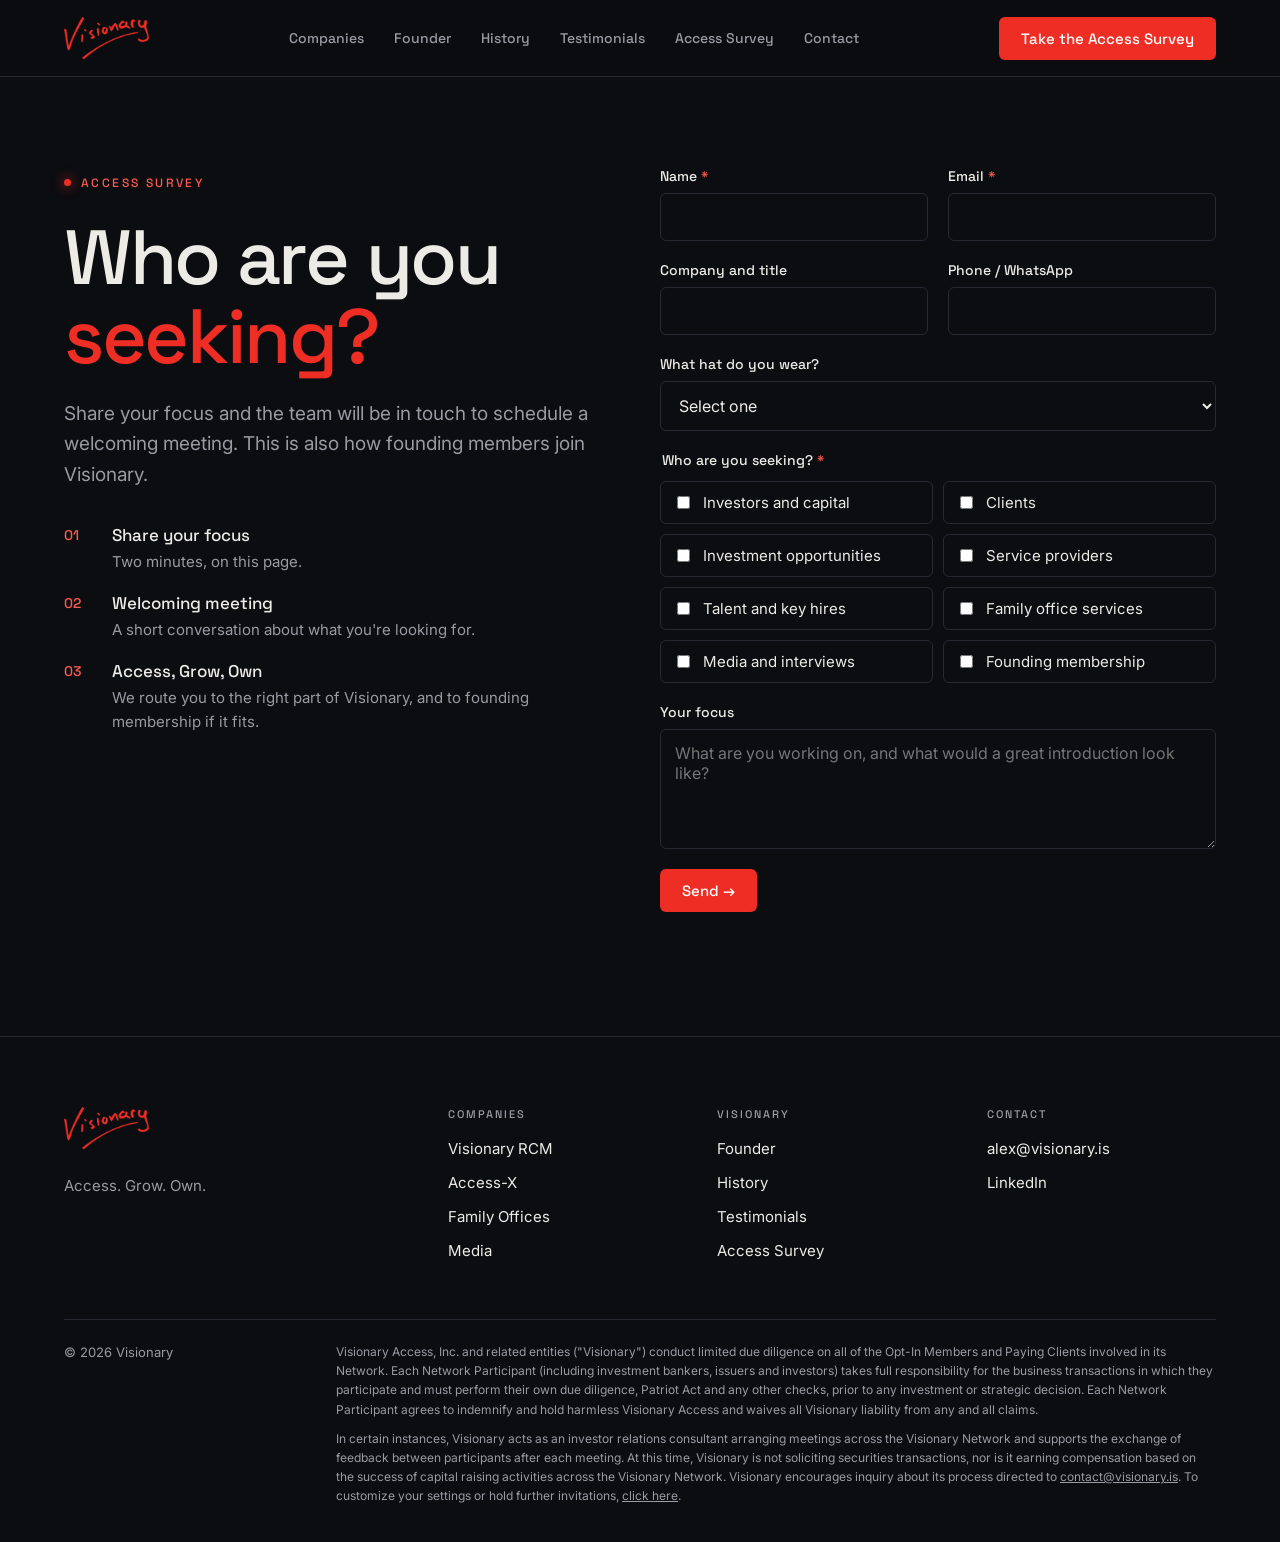
<file: survey.html>
<!doctype html>
<html lang="en">
<head>
<meta charset="utf-8">
<meta name="viewport" content="width=device-width, initial-scale=1">
<title>Access Survey · Visionary</title>
<meta name="description" content="Share your focus and the Visionary team will be in touch to schedule a welcoming meeting.">
<link rel="preconnect" href="https://fonts.googleapis.com">
<link rel="preconnect" href="https://fonts.gstatic.com" crossorigin>
<link href="https://fonts.googleapis.com/css2?family=Space+Grotesk:wght@400;500;600&family=Inter:wght@400;500&display=swap" rel="stylesheet">
<link rel="stylesheet" href="assets/theme-black.css">
</head>
<body>
<header>
  <div class="wrap nav">
    <a class="logo-chip" href="index.html" aria-label="Visionary home"><img src="assets/visionary-logo.png" alt="Visionary"></a>
    <ul>
      <li><a href="index.html#companies">Companies</a></li>
      <li><a href="founder.html">Founder</a></li>
      <li><a href="history.html">History</a></li>
      <li><a href="testimonials.html">Testimonials</a></li>
      <li><a href="survey.html" aria-current="page">Access Survey</a></li>
      <li><a href="#contact">Contact</a></li>
    </ul>
    <a class="btn btn-red" href="survey.html">Take the Access Survey</a>
  </div>
</header>

<main>
  <section class="hero" style="border-bottom:0">
    <div class="wrap hero-grid" style="align-items:start">
      <div>
        <span class="tag">Access Survey</span>
        <h1>Who are you <em>seeking?</em></h1>
        <p>Share your focus and the team will be in touch to schedule a welcoming meeting. This is also how founding members join Visionary.</p>
        <ol class="next-steps">
          <li><b>Share your focus</b><span>Two minutes, on this page.</span></li>
          <li><b>Welcoming meeting</b><span>A short conversation about what you're looking for.</span></li>
          <li><b>Access, Grow, Own</b><span>We route you to the right part of Visionary, and to founding membership if it fits.</span></li>
        </ol>
      </div>

      <div>
        <!-- Formspree form (same account as the Access-X site). Swap the endpoint to give visionary.is its own form. -->
        <form id="survey" class="form" action="https://formspree.io/f/xyeeejeo" method="post" novalidate>
          <input type="hidden" name="_subject" value="visionary.is Access Survey">
          <input type="hidden" name="source" value="visionary.is">
          <div class="two">
            <label><span>Name <span class="req">*</span></span><input name="name" type="text" autocomplete="name" required></label>
            <label><span>Email <span class="req">*</span></span><input name="email" type="email" autocomplete="email" required></label>
          </div>
          <div class="two">
            <label>Company and title<input name="company_title" type="text" autocomplete="organization"></label>
            <label>Phone / WhatsApp<input name="phone" type="tel" autocomplete="tel"></label>
          </div>
          <label>What hat do you wear?
            <select name="role">
              <option value="">Select one</option>
              <option>Entrepreneur or business owner</option>
              <option>Executive</option>
              <option>Private investor or family office</option>
              <option>Fund or asset manager</option>
              <option>Other</option>
            </select>
          </label>
          <fieldset>
            <legend>Who are you seeking? <span class="req">*</span></legend>
            <div class="checks">
              <label><input type="checkbox" name="seeking" value="Investors and capital">Investors and capital</label>
              <label><input type="checkbox" name="seeking" value="Clients">Clients</label>
              <label><input type="checkbox" name="seeking" value="Investment opportunities">Investment opportunities</label>
              <label><input type="checkbox" name="seeking" value="Service providers">Service providers</label>
              <label><input type="checkbox" name="seeking" value="Talent and key hires">Talent and key hires</label>
              <label><input type="checkbox" name="seeking" value="Family office services" data-category="wealth">Family office services</label>
              <label><input type="checkbox" name="seeking" value="Media and interviews" data-category="media">Media and interviews</label>
              <label><input type="checkbox" name="seeking" value="Founding membership" data-category="join">Founding membership</label>
            </div>
          </fieldset>
          <label>Your focus<textarea name="focus" placeholder="What are you working on, and what would a great introduction look like?"></textarea></label>
          <input class="hp" type="text" name="_gotcha" tabindex="-1" autocomplete="off" aria-hidden="true">
          <button class="btn btn-red" type="submit">Send →</button>
          <p class="form-status" role="status" aria-live="polite"></p>
        </form>

        <div class="form-done" id="survey-done" hidden>
          <span class="tag">Received</span>
          <h3>Thank you. We'll be in touch.</h3>
          <p>The team will reach out to schedule a welcoming meeting.</p>
        </div>
      </div>
    </div>
  </section>
</main>

<footer id="contact">
  <div class="wrap">
    <div class="foot">
      <div><a class="logo-chip" href="index.html"><img src="assets/visionary-logo.png" alt="Visionary"></a><p style="color:var(--muted);margin-top:18px;max-width:30ch">Access. Grow. Own.</p></div>
      <div><h5>Companies</h5><ul><li><a href="rcm.html">Visionary RCM</a></li><li><a href="access-x.html">Access-X</a></li><li><a href="wealth.html">Family Offices</a></li><li><a href="media.html">Media</a></li></ul></div>
      <div><h5>Visionary</h5><ul><li><a href="founder.html">Founder</a></li><li><a href="history.html">History</a></li><li><a href="testimonials.html">Testimonials</a></li><li><a href="survey.html">Access Survey</a></li></ul></div>
      <div><h5>Contact</h5><ul><li><a href="mailto:alex@visionary.is">alex@visionary.is</a></li><li><a href="https://www.linkedin.com/in/alex-salzman/">LinkedIn</a></li></ul></div>
    </div>
    <div class="legal"><span>© 2026 Visionary</span><div class="compliance"><p>Visionary Access, Inc. and related entities ("Visionary") conduct limited due diligence on all of the Opt-In Members and Paying Clients involved in its Network. Each Network Participant (including investment bankers, issuers and investors) takes full responsibility for the business transactions in which they participate and must perform their own due diligence, Patriot Act and any other checks, prior to any investment or strategic decision. Each Network Participant agrees to indemnify and hold harmless Visionary Access and waives all Visionary liability from any and all claims.</p><p>In certain instances, Visionary acts as an investor relations consultant arranging meetings across the Visionary Network and supports the exchange of feedback between participants after each meeting. At this time, Visionary is not soliciting securities transactions, nor is it earning compensation based on the success of capital raising activities across the Visionary Network. Visionary encourages inquiry about its process directed to <a href="mailto:contact@visionary.is">contact@visionary.is</a>. To customize your settings or hold further invitations, <a href="mailto:contact@visionary.is?subject=Invitation%20settings">click here</a>.</p></div></div>
  </div>
</footer>
<script src="assets/site-config.js"></script>
<script>
(function () {
  var form = document.getElementById("survey");
  var status = form.querySelector(".form-status");
  var button = form.querySelector("button");

  // Pre-tick a choice when arriving from a company page, e.g. survey.html?category=wealth
  var category = new URLSearchParams(location.search).get("category");
  if (category) {
    var box = form.querySelector('[data-category="' + category + '"]');
    if (box) box.checked = true;
  }

  function fail(msg, field) {
    status.textContent = msg;
    status.className = "form-status error";
    if (field) field.focus();
  }

  form.addEventListener("submit", function (e) {
    e.preventDefault();
    var name = form.elements.name, email = form.elements.email;
    if (!name.value.trim()) return fail("Please add your name.", name);
    if (!email.value.trim()) return fail("Please add your email.", email);
    if (!email.checkValidity()) return fail("Please check your email address.", email);
    if (!form.querySelector('[name="seeking"]:checked')) return fail("Please choose who you're seeking.", form.querySelector('[name="seeking"]'));

    var data = new FormData(form);
    data.set("seeking", Array.from(form.querySelectorAll('[name="seeking"]:checked')).map(function (b) { return b.value; }).join(", "));
    button.disabled = true;
    status.textContent = "Sending…";
    status.className = "form-status";

    fetch(form.action, { method: "POST", body: data, headers: { Accept: "application/json" } })
      .then(function (r) {
        if (!r.ok) throw new Error();
        form.hidden = true;
        document.getElementById("survey-done").hidden = false;
      })
      .catch(function () {
        button.disabled = false;
        fail("Something went wrong. Please try again, or email alex@visionary.is.");
      });
  });
})();
</script>
</body>
</html>
</file>
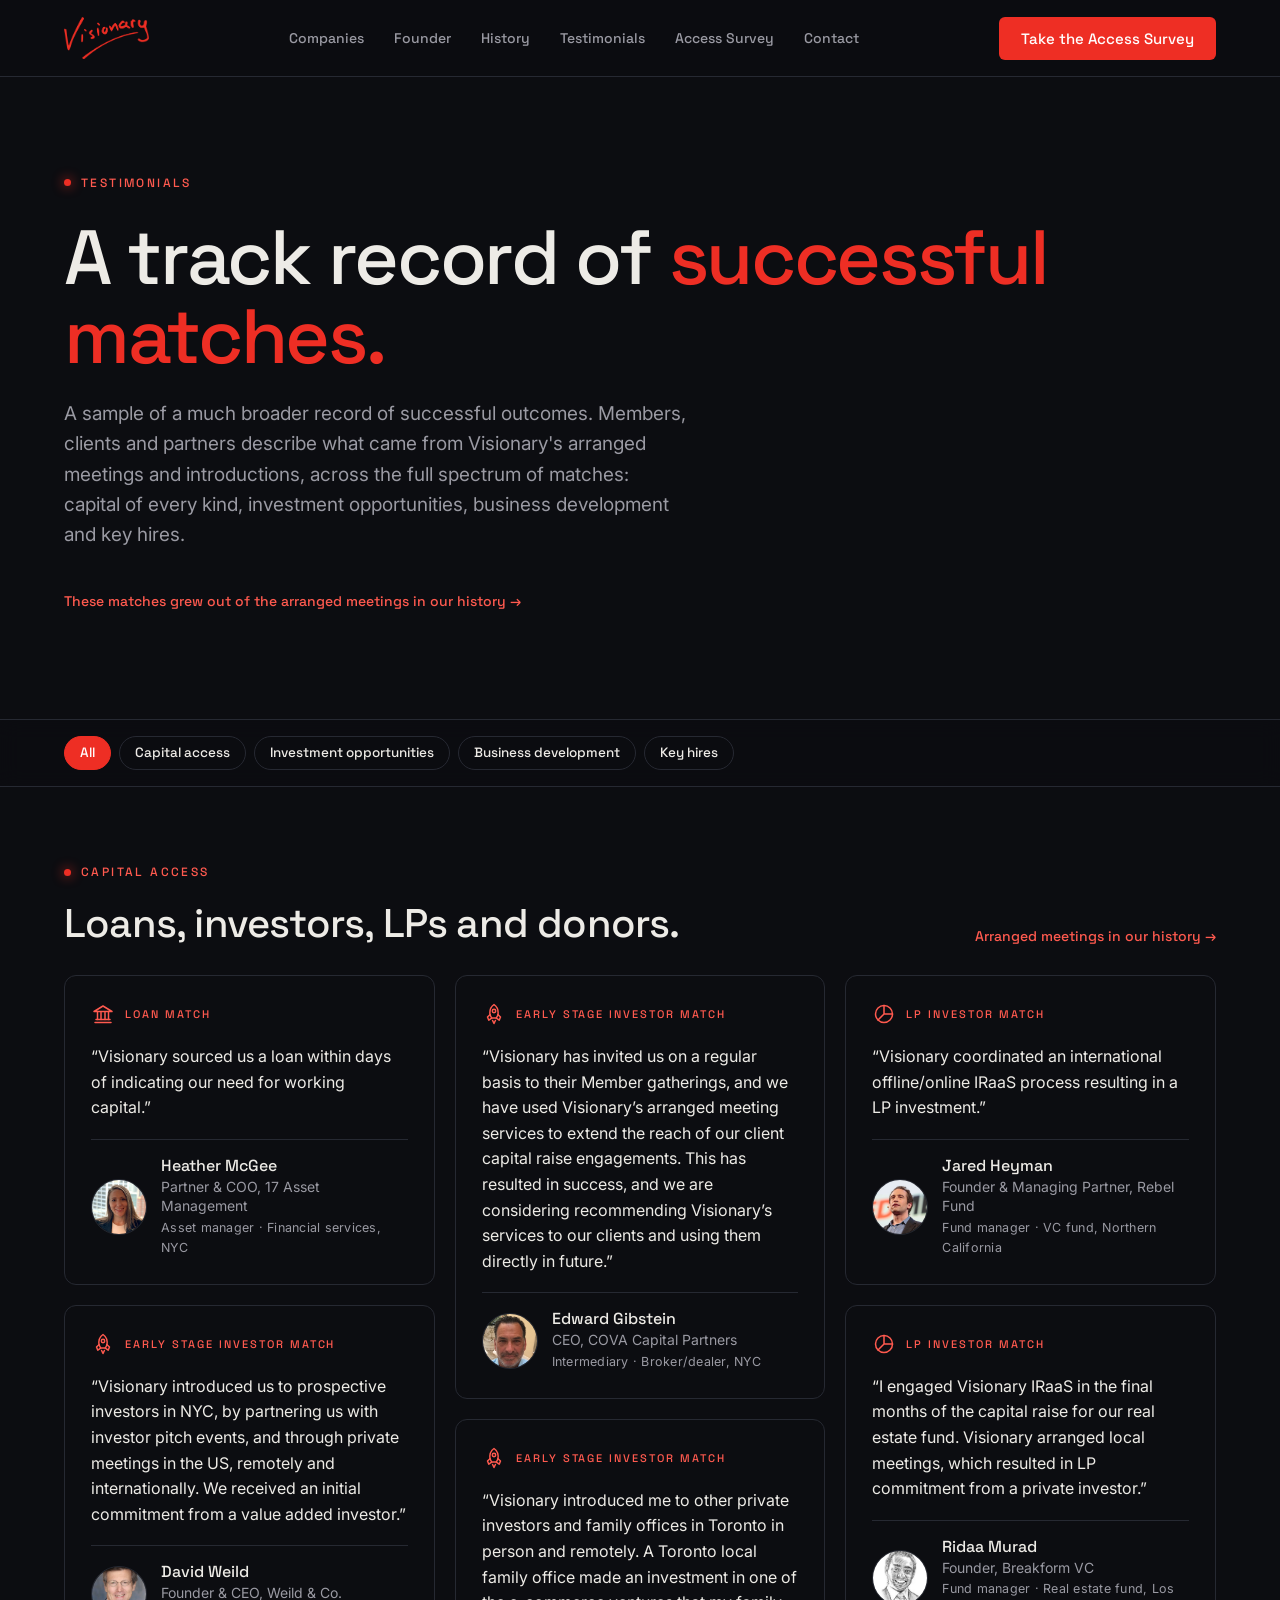
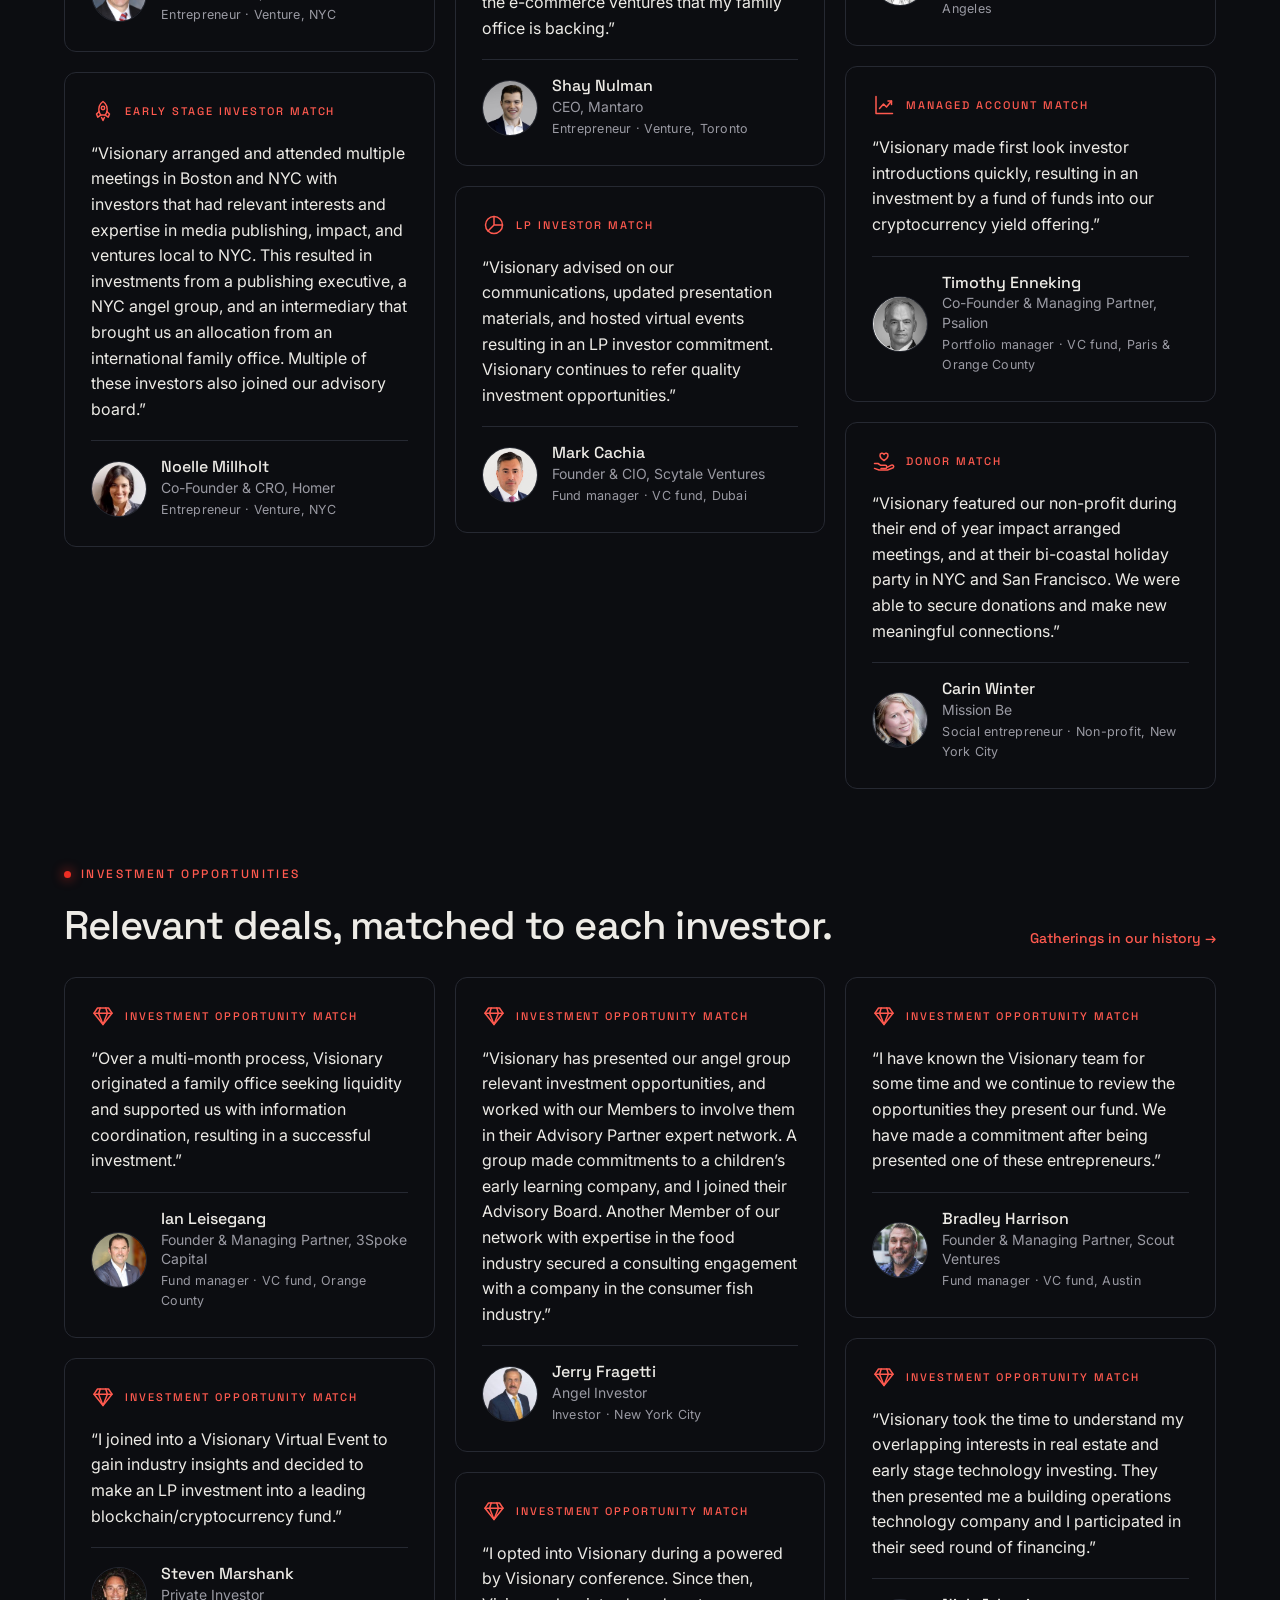
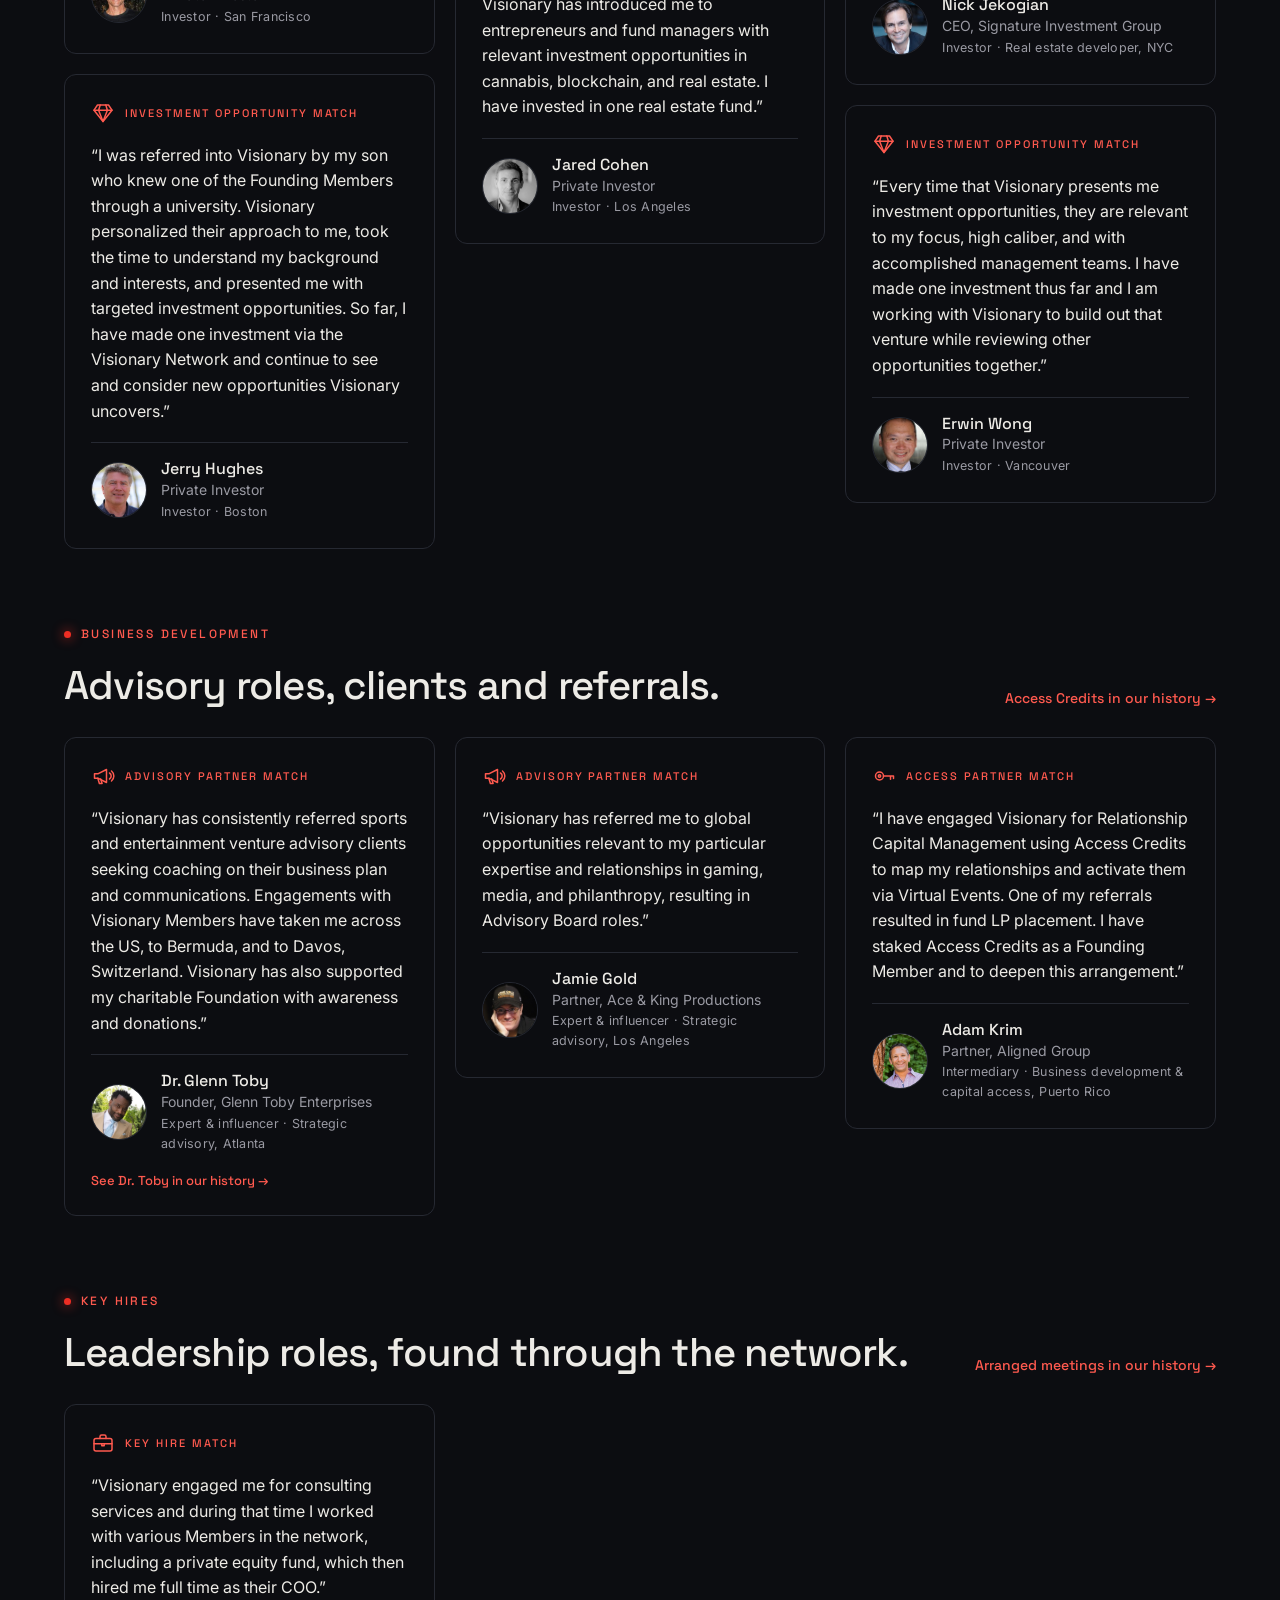
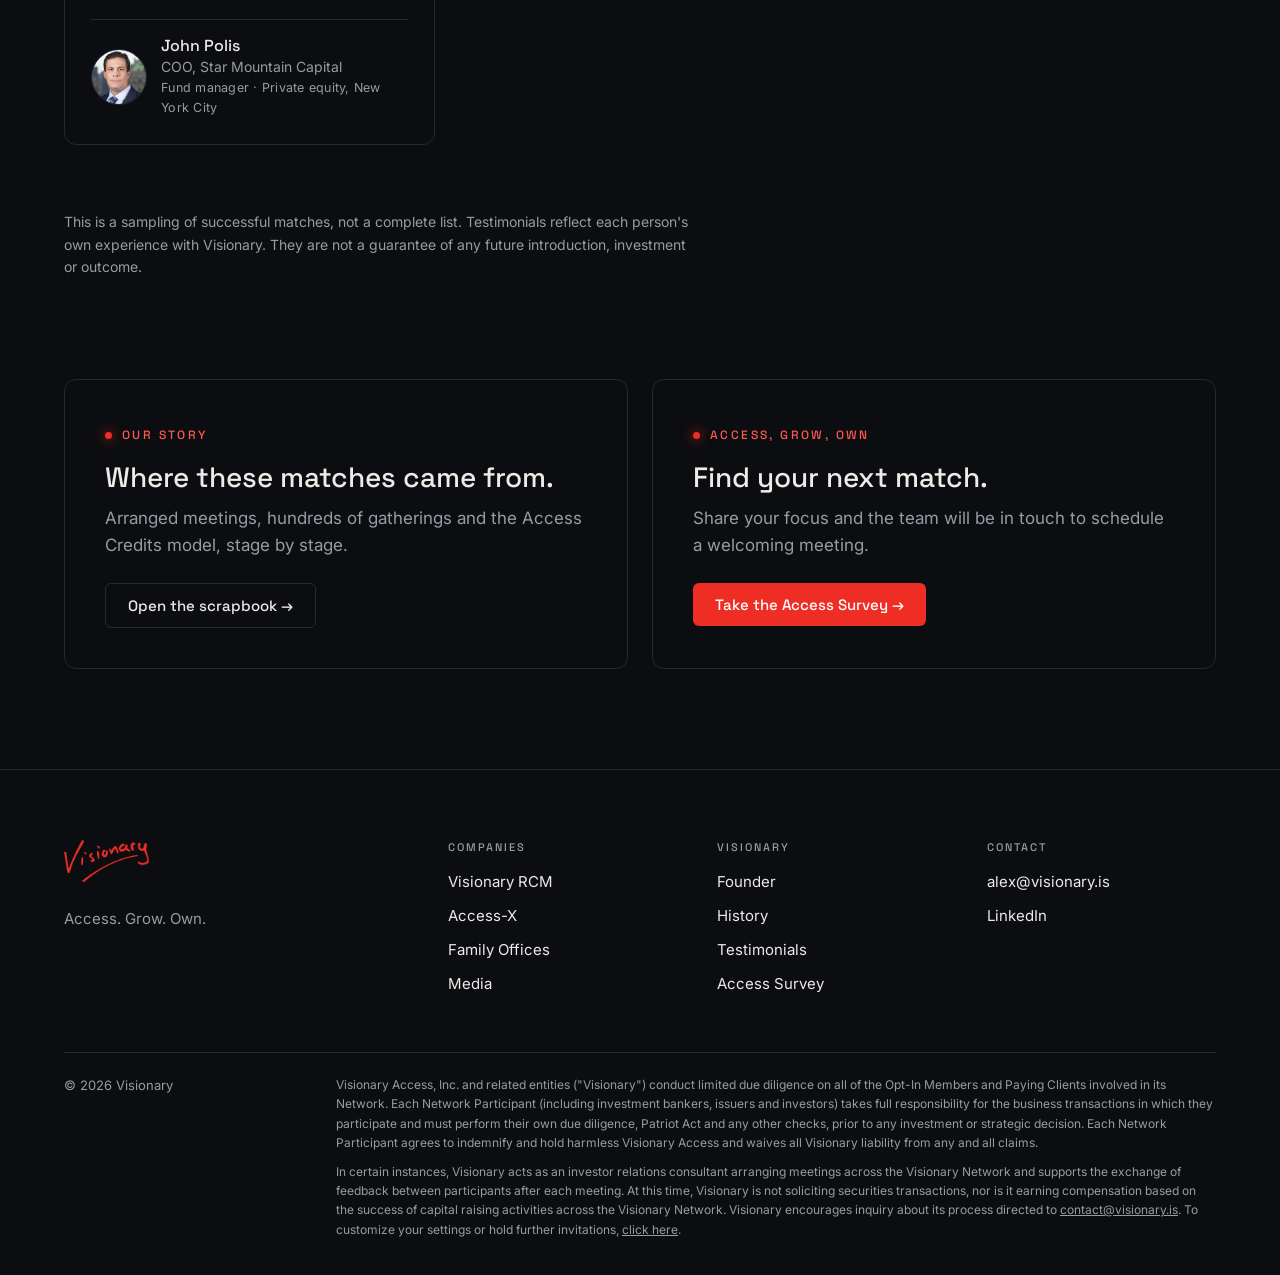
<file: testimonials.html>
<!doctype html>
<html lang="en">
<head>
<meta charset="utf-8">
<meta name="viewport" content="width=device-width, initial-scale=1">
<title>Testimonials · Visionary</title>
<meta name="description" content="Members, clients and partners on the matches Visionary arranged: capital access, investment opportunities, business development and key hires.">
<link rel="preconnect" href="https://fonts.googleapis.com">
<link rel="preconnect" href="https://fonts.gstatic.com" crossorigin>
<link href="https://fonts.googleapis.com/css2?family=Space+Grotesk:wght@400;500;600&family=Inter:wght@400;500&display=swap" rel="stylesheet">
<link rel="stylesheet" href="assets/theme-black.css">
</head>
<body>
<svg class="ico-sprite" xmlns="http://www.w3.org/2000/svg" aria-hidden="true" style="position:absolute;width:0;height:0;overflow:hidden">
  <symbol id="i-loan" viewBox="0 0 24 24"><path d="M3 9.5 12 4l9 5.5z"/><path d="M4 20.5h16M5 17.5h14"/><path d="M6.5 10.5v7M10 10.5v7M14 10.5v7M17.5 10.5v7"/></symbol>
  <symbol id="i-early" viewBox="0 0 24 24"><path d="M12 2.5c3 2 4.6 5.6 4 10.3L14.3 16H9.7L8 12.8c-.6-4.7 1-8.3 4-10.3z"/><circle cx="12" cy="9" r="1.7"/><path d="M8.2 12.5 5.5 15l1.3 3.2 2.9-2M15.8 12.5l2.7 2.5-1.3 3.2-2.9-2M10.6 18.5 12 21.5l1.4-3"/></symbol>
  <symbol id="i-lp" viewBox="0 0 24 24"><circle cx="12" cy="12" r="8.5"/><path d="M12 3.5V12h8.5M12 12l-6 6"/></symbol>
  <symbol id="i-account" viewBox="0 0 24 24"><path d="M4 3.5v17h16.5"/><path d="M7.5 15.5l4-4.5 3 3 5-6"/><path d="M16 8h3.5v3.5"/></symbol>
  <symbol id="i-donor" viewBox="0 0 24 24"><path d="M12 11.5S8 9.2 8 6.6a2.1 2.1 0 0 1 4-1.1 2.1 2.1 0 0 1 4 1.1c0 2.6-4 4.9-4 4.9z"/><path d="M2.5 14.5H6l2.8 1.8h4.4a1.6 1.6 0 0 1 0 3.2H9"/><path d="m14.6 18.7 4.8-2.5a1.6 1.6 0 0 1 1.8 2.6L15.5 21H7l-4.5-1.6"/></symbol>
  <symbol id="i-opportunity" viewBox="0 0 24 24"><path d="M6.5 4h11L21 9.2 12 20.5 3 9.2z"/><path d="M3 9.2h18M9.2 4 7.6 9.2 12 20.5l4.4-11.3L14.8 4"/></symbol>
  <symbol id="i-advisory" viewBox="0 0 24 24"><path d="M3.5 9.8v4.4h3.3l8.7 4.3V5.5L6.8 9.8z"/><path d="m6.8 14.2 1.6 5.3h2.7l-1.4-4.6"/><path d="M18.5 9a3.5 3.5 0 0 1 0 6M20.5 7a6.5 6.5 0 0 1 0 10"/></symbol>
  <symbol id="i-access" viewBox="0 0 24 24"><circle cx="7.5" cy="12" r="4"/><circle cx="7.5" cy="12" r="1.2"/><path d="M11.5 12h10M18.5 12v3.2M21.5 12v2.4"/></symbol>
  <symbol id="i-hire" viewBox="0 0 24 24"><rect x="3" y="7.5" width="18" height="12.5" rx="2"/><path d="M9 7.5V5.6c0-.9.7-1.6 1.6-1.6h2.8c.9 0 1.6.7 1.6 1.6v1.9M3 12.8h18M10.8 12.8v2h2.4v-2"/></symbol>
</svg>
<header>
  <div class="wrap nav">
    <a class="logo-chip" href="index.html" aria-label="Visionary home"><img src="assets/visionary-logo.png" alt="Visionary"></a>
    <ul>
      <li><a href="index.html#companies">Companies</a></li>
      <li><a href="founder.html">Founder</a></li>
      <li><a href="history.html">History</a></li>
      <li><a href="testimonials.html" aria-current="page">Testimonials</a></li>
      <li><a href="survey.html">Access Survey</a></li>
      <li><a href="#contact">Contact</a></li>
    </ul>
    <a class="btn btn-red" href="survey.html">Take the Access Survey</a>
  </div>
</header>

<main>
  <section class="hero">
    <div class="wrap">
      <span class="tag">Testimonials</span>
      <h1>A track record of <em>successful matches.</em></h1>
      <p>A sample of a much broader record of successful outcomes. Members, clients and partners describe what came from Visionary's arranged meetings and introductions, across the full spectrum of matches: capital of every kind, investment opportunities, business development and key hires.</p>
      <p class="tm-link"><a href="history.html#stage-03">These matches grew out of the arranged meetings in our history →</a></p>
    </div>
  </section>

  <div class="tm-filter">
    <div class="wrap">
      <ul class="chips" aria-label="Filter testimonials">
        <li><button type="button" data-filter="all" aria-pressed="true">All</button></li>
        <li><button type="button" data-filter="capital-access" aria-pressed="false">Capital access</button></li>
        <li><button type="button" data-filter="investment-opportunities" aria-pressed="false">Investment opportunities</button></li>
        <li><button type="button" data-filter="business-development" aria-pressed="false">Business development</button></li>
        <li><button type="button" data-filter="key-hires" aria-pressed="false">Key hires</button></li>
      </ul>
    </div>
  </div>

  <div class="wrap" id="stories">
    <section class="tm-group" id="capital-access">
      <div class="head-row">
        <div><span class="tag">Capital access</span><h2>Loans, investors, LPs and donors.</h2></div>
        <a href="history.html#stage-03">Arranged meetings in our history →</a>
      </div>
      <div class="tm-grid">
        <figure class="tm"><small><svg class="ico" aria-hidden="true"><use href="#i-loan"/></svg>Loan match</small>
          <blockquote>“Visionary sourced us a loan within days of indicating our need for working capital.”</blockquote>
          <figcaption><img src="assets/testimonials/heather-mcgee.jpg" alt="" width="56" height="56" loading="lazy"><div><b>Heather McGee</b><span>Partner &amp; COO, 17 Asset Management</span><i>Asset manager · Financial services, NYC</i></div></figcaption></figure>

        <figure class="tm"><small><svg class="ico" aria-hidden="true"><use href="#i-early"/></svg>Early stage investor match</small>
          <blockquote>“Visionary introduced us to prospective investors in NYC, by partnering us with investor pitch events, and through private meetings in the US, remotely and internationally. We received an initial commitment from a value added investor.”</blockquote>
          <figcaption><img src="assets/testimonials/david-weild.jpg" alt="" width="56" height="56" loading="lazy"><div><b>David Weild</b><span>Founder &amp; CEO, Weild &amp; Co.</span><i>Entrepreneur · Venture, NYC</i></div></figcaption></figure>

        <figure class="tm"><small><svg class="ico" aria-hidden="true"><use href="#i-early"/></svg>Early stage investor match</small>
          <blockquote>“Visionary arranged and attended multiple meetings in Boston and NYC with investors that had relevant interests and expertise in media publishing, impact, and ventures local to NYC. This resulted in investments from a publishing executive, a NYC angel group, and an intermediary that brought us an allocation from an international family office. Multiple of these investors also joined our advisory board.”</blockquote>
          <figcaption><img src="assets/testimonials/noelle-millholt.jpg" alt="" width="56" height="56" loading="lazy"><div><b>Noelle Millholt</b><span>Co-Founder &amp; CRO, Homer</span><i>Entrepreneur · Venture, NYC</i></div></figcaption></figure>

        <figure class="tm"><small><svg class="ico" aria-hidden="true"><use href="#i-early"/></svg>Early stage investor match</small>
          <blockquote>“Visionary has invited us on a regular basis to their Member gatherings, and we have used Visionary’s arranged meeting services to extend the reach of our client capital raise engagements. This has resulted in success, and we are considering recommending Visionary’s services to our clients and using them directly in future.”</blockquote>
          <figcaption><img src="assets/testimonials/edward-gibstein.jpg" alt="" width="56" height="56" loading="lazy"><div><b>Edward Gibstein</b><span>CEO, COVA Capital Partners</span><i>Intermediary · Broker/dealer, NYC</i></div></figcaption></figure>

        <figure class="tm"><small><svg class="ico" aria-hidden="true"><use href="#i-early"/></svg>Early stage investor match</small>
          <blockquote>“Visionary introduced me to other private investors and family offices in Toronto in person and remotely. A Toronto local family office made an investment in one of the e-commerce ventures that my family office is backing.”</blockquote>
          <figcaption><img src="assets/testimonials/shay-nulman.jpg" alt="" width="56" height="56" loading="lazy"><div><b>Shay Nulman</b><span>CEO, Mantaro</span><i>Entrepreneur · Venture, Toronto</i></div></figcaption></figure>

        <figure class="tm"><small><svg class="ico" aria-hidden="true"><use href="#i-lp"/></svg>LP investor match</small>
          <blockquote>“Visionary advised on our communications, updated presentation materials, and hosted virtual events resulting in an LP investor commitment. Visionary continues to refer quality investment opportunities.”</blockquote>
          <figcaption><img src="assets/testimonials/mark-cachia.jpg" alt="" width="56" height="56" loading="lazy"><div><b>Mark Cachia</b><span>Founder &amp; CIO, Scytale Ventures</span><i>Fund manager · VC fund, Dubai</i></div></figcaption></figure>

        <figure class="tm"><small><svg class="ico" aria-hidden="true"><use href="#i-lp"/></svg>LP investor match</small>
          <blockquote>“Visionary coordinated an international offline/online IRaaS process resulting in a LP investment.”</blockquote>
          <figcaption><img src="assets/testimonials/jared-heyman.jpg" alt="" width="56" height="56" loading="lazy"><div><b>Jared Heyman</b><span>Founder &amp; Managing Partner, Rebel Fund</span><i>Fund manager · VC fund, Northern California</i></div></figcaption></figure>

        <figure class="tm"><small><svg class="ico" aria-hidden="true"><use href="#i-lp"/></svg>LP investor match</small>
          <blockquote>“I engaged Visionary IRaaS in the final months of the capital raise for our real estate fund. Visionary arranged local meetings, which resulted in LP commitment from a private investor.”</blockquote>
          <figcaption><img src="assets/testimonials/ridaa-murad.jpg" alt="" width="56" height="56" loading="lazy"><div><b>Ridaa Murad</b><span>Founder, Breakform VC</span><i>Fund manager · Real estate fund, Los Angeles</i></div></figcaption></figure>

        <figure class="tm"><small><svg class="ico" aria-hidden="true"><use href="#i-account"/></svg>Managed account match</small>
          <blockquote>“Visionary made first look investor introductions quickly, resulting in an investment by a fund of funds into our cryptocurrency yield offering.”</blockquote>
          <figcaption><img src="assets/testimonials/timothy-enneking.jpg" alt="" width="56" height="56" loading="lazy"><div><b>Timothy Enneking</b><span>Co-Founder &amp; Managing Partner, Psalion</span><i>Portfolio manager · VC fund, Paris &amp; Orange County</i></div></figcaption></figure>

        <figure class="tm"><small><svg class="ico" aria-hidden="true"><use href="#i-donor"/></svg>Donor match</small>
          <blockquote>“Visionary featured our non-profit during their end of year impact arranged meetings, and at their bi-coastal holiday party in NYC and San Francisco. We were able to secure donations and make new meaningful connections.”</blockquote>
          <figcaption><img src="assets/testimonials/carin-winter.jpg" alt="" width="56" height="56" loading="lazy"><div><b>Carin Winter</b><span>Mission Be</span><i>Social entrepreneur · Non-profit, New York City</i></div></figcaption></figure>
      </div>
    </section>

    <section class="tm-group" id="investment-opportunities">
      <div class="head-row">
        <div><span class="tag">Investment opportunities</span><h2>Relevant deals, matched to each investor.</h2></div>
        <a href="history.html#stage-06">Gatherings in our history →</a>
      </div>
      <div class="tm-grid">
        <figure class="tm"><small><svg class="ico" aria-hidden="true"><use href="#i-opportunity"/></svg>Investment opportunity match</small>
          <blockquote>“Over a multi-month process, Visionary originated a family office seeking liquidity and supported us with information coordination, resulting in a successful investment.”</blockquote>
          <figcaption><img src="assets/testimonials/ian-leisegang.jpg" alt="" width="56" height="56" loading="lazy"><div><b>Ian Leisegang</b><span>Founder &amp; Managing Partner, 3Spoke Capital</span><i>Fund manager · VC fund, Orange County</i></div></figcaption></figure>

        <figure class="tm"><small><svg class="ico" aria-hidden="true"><use href="#i-opportunity"/></svg>Investment opportunity match</small>
          <blockquote>“I joined into a Visionary Virtual Event to gain industry insights and decided to make an LP investment into a leading blockchain/cryptocurrency fund.”</blockquote>
          <figcaption><img src="assets/testimonials/steven-marshank.jpg" alt="" width="56" height="56" loading="lazy"><div><b>Steven Marshank</b><span>Private Investor</span><i>Investor · San Francisco</i></div></figcaption></figure>

        <figure class="tm"><small><svg class="ico" aria-hidden="true"><use href="#i-opportunity"/></svg>Investment opportunity match</small>
          <blockquote>“I was referred into Visionary by my son who knew one of the Founding Members through a university. Visionary personalized their approach to me, took the time to understand my background and interests, and presented me with targeted investment opportunities. So far, I have made one investment via the Visionary Network and continue to see and consider new opportunities Visionary uncovers.”</blockquote>
          <figcaption><img src="assets/testimonials/jerry-hughes.jpg" alt="" width="56" height="56" loading="lazy"><div><b>Jerry Hughes</b><span>Private Investor</span><i>Investor · Boston</i></div></figcaption></figure>

        <figure class="tm"><small><svg class="ico" aria-hidden="true"><use href="#i-opportunity"/></svg>Investment opportunity match</small>
          <blockquote>“Visionary has presented our angel group relevant investment opportunities, and worked with our Members to involve them in their Advisory Partner expert network. A group made commitments to a children’s early learning company, and I joined their Advisory Board. Another Member of our network with expertise in the food industry secured a consulting engagement with a company in the consumer fish industry.”</blockquote>
          <figcaption><img src="assets/testimonials/jerry-fragetti.jpg" alt="" width="56" height="56" loading="lazy"><div><b>Jerry Fragetti</b><span>Angel Investor</span><i>Investor · New York City</i></div></figcaption></figure>

        <figure class="tm"><small><svg class="ico" aria-hidden="true"><use href="#i-opportunity"/></svg>Investment opportunity match</small>
          <blockquote>“I opted into Visionary during a powered by Visionary conference. Since then, Visionary has introduced me to entrepreneurs and fund managers with relevant investment opportunities in cannabis, blockchain, and real estate. I have invested in one real estate fund.”</blockquote>
          <figcaption><img src="assets/testimonials/jared-cohen.jpg" alt="" width="56" height="56" loading="lazy"><div><b>Jared Cohen</b><span>Private Investor</span><i>Investor · Los Angeles</i></div></figcaption></figure>

        <figure class="tm"><small><svg class="ico" aria-hidden="true"><use href="#i-opportunity"/></svg>Investment opportunity match</small>
          <blockquote>“I have known the Visionary team for some time and we continue to review the opportunities they present our fund. We have made a commitment after being presented one of these entrepreneurs.”</blockquote>
          <figcaption><img src="assets/testimonials/bradley-harrison.jpg" alt="" width="56" height="56" loading="lazy"><div><b>Bradley Harrison</b><span>Founder &amp; Managing Partner, Scout Ventures</span><i>Fund manager · VC fund, Austin</i></div></figcaption></figure>

        <figure class="tm"><small><svg class="ico" aria-hidden="true"><use href="#i-opportunity"/></svg>Investment opportunity match</small>
          <blockquote>“Visionary took the time to understand my overlapping interests in real estate and early stage technology investing. They then presented me a building operations technology company and I participated in their seed round of financing.”</blockquote>
          <figcaption><img src="assets/testimonials/nick-jekogian.jpg" alt="" width="56" height="56" loading="lazy"><div><b>Nick Jekogian</b><span>CEO, Signature Investment Group</span><i>Investor · Real estate developer, NYC</i></div></figcaption></figure>

        <figure class="tm"><small><svg class="ico" aria-hidden="true"><use href="#i-opportunity"/></svg>Investment opportunity match</small>
          <blockquote>“Every time that Visionary presents me investment opportunities, they are relevant to my focus, high caliber, and with accomplished management teams. I have made one investment thus far and I am working with Visionary to build out that venture while reviewing other opportunities together.”</blockquote>
          <figcaption><img src="assets/testimonials/erwin-wong.jpg" alt="" width="56" height="56" loading="lazy"><div><b>Erwin Wong</b><span>Private Investor</span><i>Investor · Vancouver</i></div></figcaption></figure>
      </div>
    </section>

    <section class="tm-group" id="business-development">
      <div class="head-row">
        <div><span class="tag">Business development</span><h2>Advisory roles, clients and referrals.</h2></div>
        <a href="history.html#stage-04">Access Credits in our history →</a>
      </div>
      <div class="tm-grid">
        <figure class="tm"><small><svg class="ico" aria-hidden="true"><use href="#i-advisory"/></svg>Advisory partner match</small>
          <blockquote>“Visionary has consistently referred sports and entertainment venture advisory clients seeking coaching on their business plan and communications. Engagements with Visionary Members have taken me across the US, to Bermuda, and to Davos, Switzerland. Visionary has also supported my charitable Foundation with awareness and donations.”</blockquote>
          <figcaption><img src="assets/testimonials/glenn-toby.jpg" alt="" width="56" height="56" loading="lazy" style="object-position:50% 16%"><div><b>Dr. Glenn Toby</b><span>Founder, Glenn Toby Enterprises</span><i>Expert &amp; influencer · Strategic advisory, Atlanta</i></div></figcaption>
          <a class="seen" href="history.html#stage-02">See Dr. Toby in our history →</a></figure>

        <figure class="tm"><small><svg class="ico" aria-hidden="true"><use href="#i-advisory"/></svg>Advisory partner match</small>
          <blockquote>“Visionary has referred me to global opportunities relevant to my particular expertise and relationships in gaming, media, and philanthropy, resulting in Advisory Board roles.”</blockquote>
          <figcaption><img src="assets/testimonials/jamie-gold.jpg" alt="" width="56" height="56" loading="lazy"><div><b>Jamie Gold</b><span>Partner, Ace &amp; King Productions</span><i>Expert &amp; influencer · Strategic advisory, Los Angeles</i></div></figcaption></figure>

        <figure class="tm"><small><svg class="ico" aria-hidden="true"><use href="#i-access"/></svg>Access partner match</small>
          <blockquote>“I have engaged Visionary for Relationship Capital Management using Access Credits to map my relationships and activate them via Virtual Events. One of my referrals resulted in fund LP placement. I have staked Access Credits as a Founding Member and to deepen this arrangement.”</blockquote>
          <figcaption><img src="assets/testimonials/adam-krim.jpg" alt="" width="56" height="56" loading="lazy"><div><b>Adam Krim</b><span>Partner, Aligned Group</span><i>Intermediary · Business development &amp; capital access, Puerto Rico</i></div></figcaption></figure>
      </div>
    </section>

    <section class="tm-group" id="key-hires">
      <div class="head-row">
        <div><span class="tag">Key hires</span><h2>Leadership roles, found through the network.</h2></div>
        <a href="history.html#stage-03">Arranged meetings in our history →</a>
      </div>
      <div class="tm-grid">
        <figure class="tm"><small><svg class="ico" aria-hidden="true"><use href="#i-hire"/></svg>Key hire match</small>
          <blockquote>“Visionary engaged me for consulting services and during that time I worked with various Members in the network, including a private equity fund, which then hired me full time as their COO.”</blockquote>
          <figcaption><img src="assets/testimonials/john-polis.jpg" alt="" width="56" height="56" loading="lazy"><div><b>John Polis</b><span>COO, Star Mountain Capital</span><i>Fund manager · Private equity, New York City</i></div></figcaption></figure>
      </div>
    </section>

    <p class="note">This is a sampling of successful matches, not a complete list. Testimonials reflect each person's own experience with Visionary. They are not a guarantee of any future introduction, investment or outcome.</p>
  </div>

  <section>
    <div class="wrap split">
      <div class="panel">
        <span class="tag">Our story</span>
        <h3>Where these matches came from.</h3>
        <p>Arranged meetings, hundreds of gatherings and the Access Credits model, stage by stage.</p>
        <a class="btn btn-ghost" href="history.html">Open the scrapbook →</a>
      </div>
      <div class="panel">
        <span class="tag">Access, Grow, Own</span>
        <h3>Find your next match.</h3>
        <p>Share your focus and the team will be in touch to schedule a welcoming meeting.</p>
        <a class="btn btn-red" href="survey.html">Take the Access Survey →</a>
      </div>
    </div>
  </section>
</main>

<footer id="contact">
  <div class="wrap">
    <div class="foot">
      <div><a class="logo-chip" href="index.html"><img src="assets/visionary-logo.png" alt="Visionary"></a><p style="color:var(--muted);margin-top:18px;max-width:30ch">Access. Grow. Own.</p></div>
      <div><h5>Companies</h5><ul><li><a href="rcm.html">Visionary RCM</a></li><li><a href="access-x.html">Access-X</a></li><li><a href="wealth.html">Family Offices</a></li><li><a href="media.html">Media</a></li></ul></div>
      <div><h5>Visionary</h5><ul><li><a href="founder.html">Founder</a></li><li><a href="history.html">History</a></li><li><a href="testimonials.html">Testimonials</a></li><li><a href="survey.html">Access Survey</a></li></ul></div>
      <div><h5>Contact</h5><ul><li><a href="mailto:alex@visionary.is">alex@visionary.is</a></li><li><a href="https://www.linkedin.com/in/alex-salzman/">LinkedIn</a></li></ul></div>
    </div>
    <div class="legal"><span>© 2026 Visionary</span><div class="compliance"><p>Visionary Access, Inc. and related entities ("Visionary") conduct limited due diligence on all of the Opt-In Members and Paying Clients involved in its Network. Each Network Participant (including investment bankers, issuers and investors) takes full responsibility for the business transactions in which they participate and must perform their own due diligence, Patriot Act and any other checks, prior to any investment or strategic decision. Each Network Participant agrees to indemnify and hold harmless Visionary Access and waives all Visionary liability from any and all claims.</p><p>In certain instances, Visionary acts as an investor relations consultant arranging meetings across the Visionary Network and supports the exchange of feedback between participants after each meeting. At this time, Visionary is not soliciting securities transactions, nor is it earning compensation based on the success of capital raising activities across the Visionary Network. Visionary encourages inquiry about its process directed to <a href="mailto:contact@visionary.is">contact@visionary.is</a>. To customize your settings or hold further invitations, <a href="mailto:contact@visionary.is?subject=Invitation%20settings">click here</a>.</p></div></div>
  </div>
</footer>
<script src="assets/testimonials.js"></script>
</body>
</html>
</file>
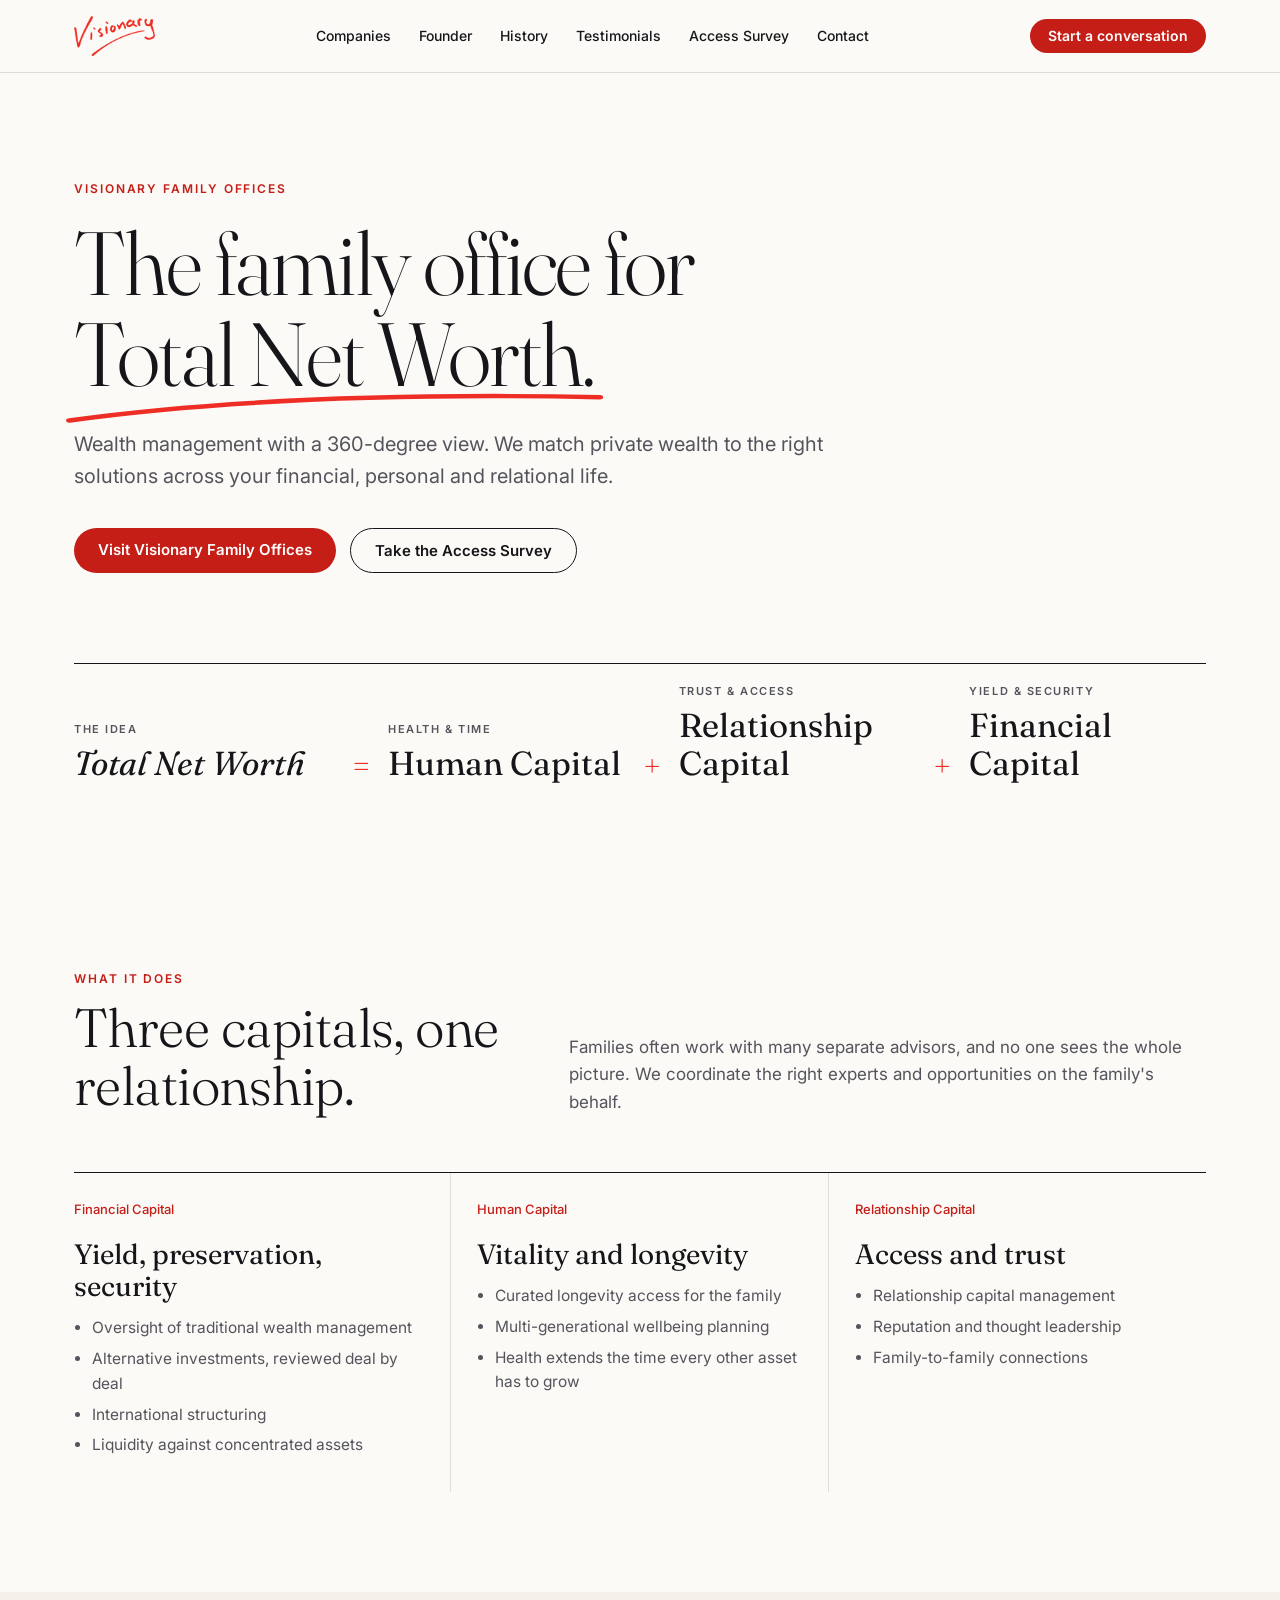
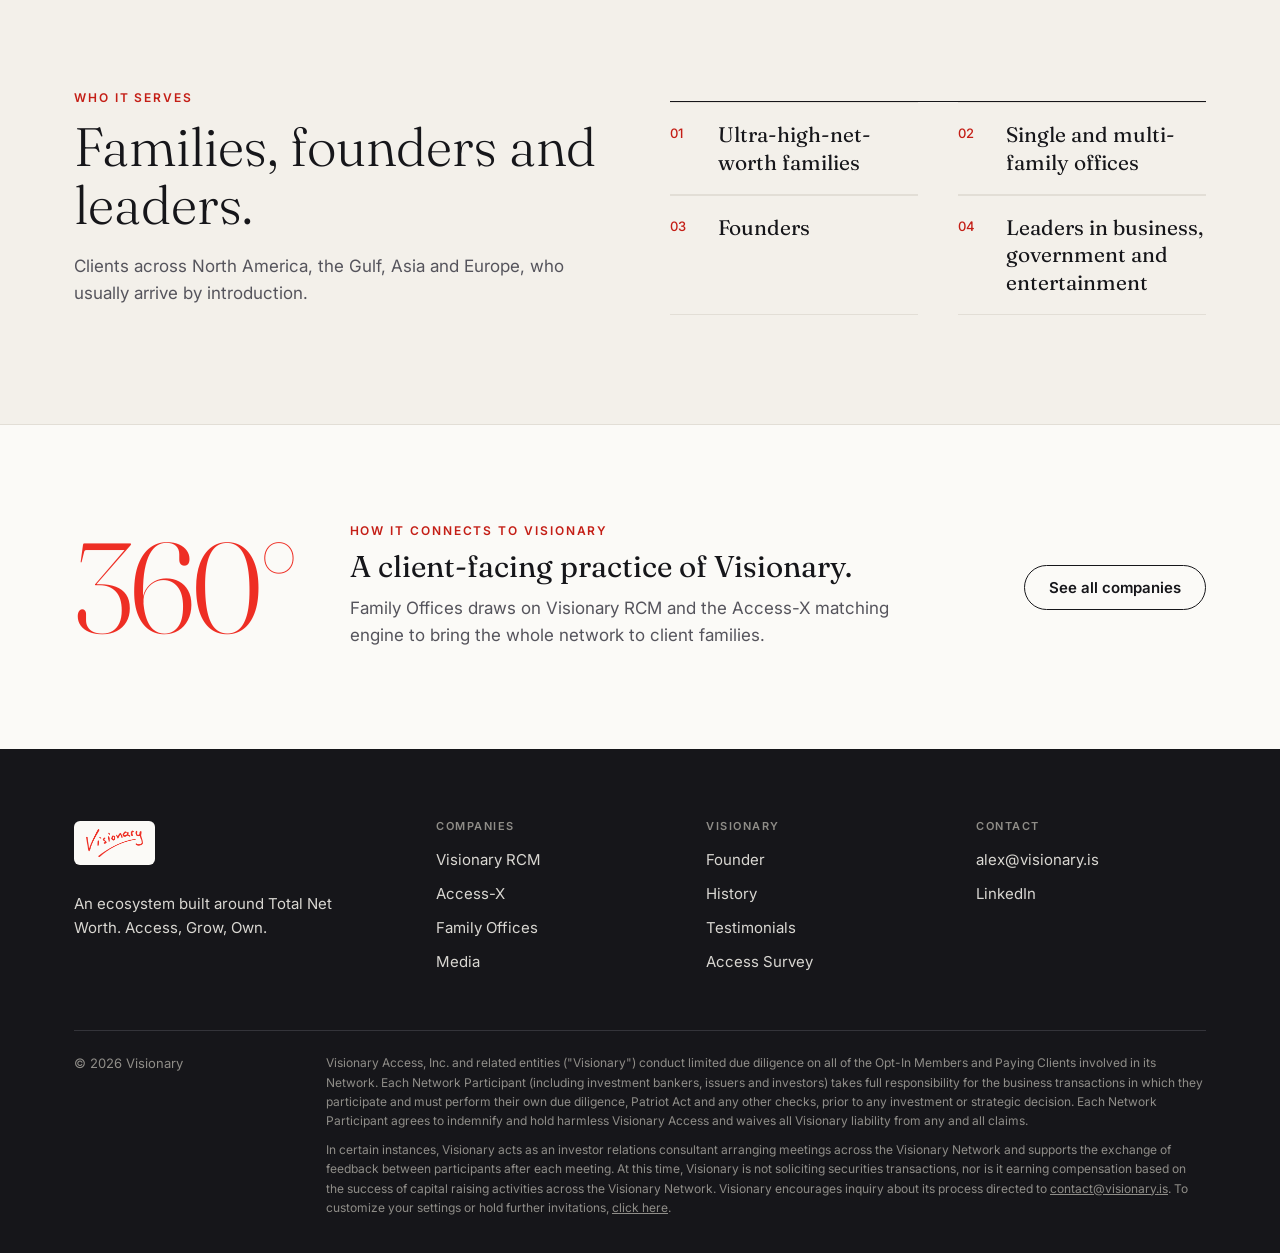
<file: wealth.html>
<!doctype html>
<html lang="en">
<head>
<meta charset="utf-8">
<meta name="viewport" content="width=device-width, initial-scale=1">
<title>Visionary Family Offices · Visionary</title>
<link rel="preconnect" href="https://fonts.googleapis.com">
<link rel="preconnect" href="https://fonts.gstatic.com" crossorigin>
<link href="https://fonts.googleapis.com/css2?family=Fraunces:opsz,wght@9..144,300;9..144,400;9..144,500&family=Inter:wght@400;500;600&display=swap" rel="stylesheet">
<link rel="stylesheet" href="assets/theme-white.css">
</head>
<body>
<header>
  <div class="wrap nav">
    <a href="index.html" aria-label="Visionary home"><img src="assets/visionary-logo.png" alt="Visionary"></a>
    <ul>
      <li class="has-menu"><a href="index.html#companies">Companies</a>
        <div class="menu">
          <a href="rcm.html">Visionary RCM</a><a href="access-x.html">Access-X</a><a href="wealth.html">Visionary Family Offices</a><a href="media.html">Visionary Media</a>
        </div>
      </li>
      <li><a href="founder.html">Founder</a></li>
      <li><a href="history.html">History</a></li>
      <li><a href="testimonials.html">Testimonials</a></li>
      <li><a href="survey.html">Access Survey</a></li>
      <li><a href="#contact">Contact</a></li>
    </ul>
    <a class="btn btn-red" href="survey.html?category=wealth">Start a conversation</a>
  </div>
</header>

<main>
  <section class="hero">
    <div class="wrap">
      <div class="eyebrow">Visionary Family Offices</div>
      <h1>The family office for <span class="mark">Total Net Worth.<svg viewBox="0 0 400 40" preserveAspectRatio="none" aria-hidden="true"><path class="swoosh" d="M4 34 C 120 10, 260 4, 396 8"/></svg></span></h1>
      <p class="lede">Wealth management with a 360-degree view. We match private wealth to the right solutions across your financial, personal and relational life.</p>
      <div class="ctas">
        <a class="btn btn-red" data-outbound="wealth" href="#">Visit Visionary Family Offices</a>
        <a class="btn btn-line" href="survey.html?category=wealth">Take the Access Survey</a>
      </div>

      <div class="equation" aria-label="Total Net Worth equals Human Capital plus Relationship Capital plus Financial Capital">
        <div class="total"><small>The idea</small><span>Total Net Worth</span></div>
        <div class="op">=</div>
        <div><small>Health &amp; time</small><span>Human Capital</span></div>
        <div class="op">+</div>
        <div><small>Trust &amp; access</small><span>Relationship Capital</span></div>
        <div class="op">+</div>
        <div><small>Yield &amp; security</small><span>Financial Capital</span></div>
      </div>
    </div>
  </section>

  <section>
    <div class="wrap">
      <div class="sec-head">
        <div><div class="eyebrow">What it does</div><h2>Three capitals, one relationship.</h2></div>
        <p>Families often work with many separate advisors, and no one sees the whole picture. We coordinate the right experts and opportunities on the family's behalf.</p>
      </div>
      <div class="cards three">
        <div class="card static"><span class="num">Financial Capital</span><h3>Yield, preservation, security</h3>
          <ul><li>Oversight of traditional wealth management</li><li>Alternative investments, reviewed deal by deal</li><li>International structuring</li><li>Liquidity against concentrated assets</li></ul></div>
        <div class="card static"><span class="num">Human Capital</span><h3>Vitality and longevity</h3>
          <ul><li>Curated longevity access for the family</li><li>Multi-generational wellbeing planning</li><li>Health extends the time every other asset has to grow</li></ul></div>
        <div class="card static"><span class="num">Relationship Capital</span><h3>Access and trust</h3>
          <ul><li>Relationship capital management</li><li>Reputation and thought leadership</li><li>Family-to-family connections</li></ul></div>
      </div>
    </div>
  </section>

  <section class="fit">
    <div class="wrap fit-grid">
      <div>
        <div class="eyebrow">Who it serves</div>
        <h2 style="font:300 clamp(34px,4.5vw,54px)/1.08 var(--serif);margin:14px 0 0">Families, founders and leaders.</h2>
        <p style="color:var(--ink-2);margin-top:18px;max-width:46ch">Clients across North America, the Gulf, Asia and Europe, who usually arrive by introduction.</p>
      </div>
      <ul class="serves">
        <li>Ultra-high-net-worth families</li>
        <li>Single and multi-family offices</li>
        <li>Founders</li>
        <li>Leaders in business, government and entertainment</li>
      </ul>
    </div>
  </section>

  <section class="history">
    <div class="wrap history-grid">
      <div class="year" style="font-size:clamp(70px,10vw,130px)">360°</div>
      <div>
        <div class="eyebrow">How it connects to Visionary</div>
        <h2>A client-facing practice of Visionary.</h2>
        <p>Family Offices draws on Visionary RCM and the Access-X matching engine to bring the whole network to client families.</p>
      </div>
      <a class="btn btn-line" href="index.html#companies">See all companies</a>
    </div>
  </section>
</main>

<footer id="contact">
  <div class="wrap">
    <div class="foot">
      <div>
        <img src="assets/visionary-logo.png" alt="Visionary">
        <p style="margin-top:20px;max-width:32ch">An ecosystem built around Total Net Worth. Access, Grow, Own.</p>
      </div>
      <div><h4>Companies</h4><ul><li><a href="rcm.html">Visionary RCM</a></li><li><a href="access-x.html">Access-X</a></li><li><a href="wealth.html">Family Offices</a></li><li><a href="media.html">Media</a></li></ul></div>
      <div><h4>Visionary</h4><ul><li><a href="founder.html">Founder</a></li><li><a href="history.html">History</a></li><li><a href="testimonials.html">Testimonials</a></li><li><a href="survey.html">Access Survey</a></li></ul></div>
      <div><h4>Contact</h4><ul><li><a href="mailto:alex@visionary.is">alex@visionary.is</a></li><li><a href="https://www.linkedin.com/in/alex-salzman/">LinkedIn</a></li></ul></div>
    </div>
    <div class="legal"><span>© 2026 Visionary</span><div class="compliance"><p>Visionary Access, Inc. and related entities ("Visionary") conduct limited due diligence on all of the Opt-In Members and Paying Clients involved in its Network. Each Network Participant (including investment bankers, issuers and investors) takes full responsibility for the business transactions in which they participate and must perform their own due diligence, Patriot Act and any other checks, prior to any investment or strategic decision. Each Network Participant agrees to indemnify and hold harmless Visionary Access and waives all Visionary liability from any and all claims.</p><p>In certain instances, Visionary acts as an investor relations consultant arranging meetings across the Visionary Network and supports the exchange of feedback between participants after each meeting. At this time, Visionary is not soliciting securities transactions, nor is it earning compensation based on the success of capital raising activities across the Visionary Network. Visionary encourages inquiry about its process directed to <a href="mailto:contact@visionary.is">contact@visionary.is</a>. To customize your settings or hold further invitations, <a href="mailto:contact@visionary.is?subject=Invitation%20settings">click here</a>.</p></div></div>
  </div>
</footer>
<script src="assets/site-config.js"></script>
</body>
</html>
</file>
<file: assets/theme-black.css>
/* Option B: Network. Dark and quiet, with red as the signal moving through it. */
:root {
  --bg: #0C0D11;
  --bg-2: #14161C;
  --line: #262932;
  --text: #EDEBE6;
  --muted: #9A9AA3;
  --red: #EE2E24;
  --red-soft: #FF5A4F;  /* small red text on dark */
  --head: "Space Grotesk", system-ui, sans-serif;
  --body: "Inter", system-ui, sans-serif;
}
* { box-sizing: border-box; }
body { margin: 0; background: var(--bg); color: var(--text); font: 400 17px/1.6 var(--body); }
a { color: inherit; }
:focus-visible { outline: 2px solid var(--red-soft); outline-offset: 3px; }
.wrap { max-width: 1200px; margin: 0 auto; padding: 0 24px; }
.tag { font: 500 12px/1 var(--head); letter-spacing: .2em; text-transform: uppercase; color: var(--red-soft); display: inline-flex; align-items: center; gap: 10px; }
.tag::before { content: ""; width: 7px; height: 7px; border-radius: 50%; background: var(--red); box-shadow: 0 0 12px var(--red); }

header { position: sticky; top: 0; z-index: 10; background: rgba(12,13,17,.85); backdrop-filter: blur(10px); border-bottom: 1px solid var(--line); }
.nav { height: 76px; display: flex; align-items: center; justify-content: space-between; gap: 24px; }
.logo-chip { display: inline-flex; }  /* red logo sits directly on black */
.logo-chip img { height: 42px; display: block; }
.nav ul { display: flex; gap: 30px; list-style: none; margin: 0; padding: 0; font: 500 14px var(--head); }
.nav ul a { text-decoration: none; color: var(--muted); }
.nav ul a:hover { color: var(--text); }
.btn { display: inline-flex; align-items: center; gap: 10px; padding: 14px 22px; border-radius: 6px; font: 500 15px/1 var(--head); text-decoration: none; transition: .2s; }
.btn-red { background: var(--red); color: #fff; }
.btn-red:hover { background: #FF4339; box-shadow: 0 0 30px rgba(238,46,36,.35); }
.btn-ghost { border: 1px solid var(--line); color: var(--text); }
.btn-ghost:hover { border-color: var(--muted); }
@media (max-width: 920px) { .nav ul { display: none; } }

.hero { position: relative; overflow: hidden; padding: 90px 0 70px; border-bottom: 1px solid var(--line); }
.hero-grid { display: grid; grid-template-columns: 1fr 1fr; gap: 40px; align-items: center; }
.hero h1 { font: 500 clamp(42px, 6vw, 78px)/1.02 var(--head); letter-spacing: -.03em; margin: 24px 0; }
.hero h1 em { font-style: normal; color: var(--red); }
.hero p { color: var(--muted); font-size: 19px; max-width: 52ch; margin: 0 0 34px; }
.ctas { display: flex; gap: 12px; flex-wrap: wrap; }
.graph { width: 100%; height: auto; }
.graph .node { fill: var(--bg); stroke: var(--muted); stroke-width: 1; }
.graph .edge { stroke: var(--line); stroke-width: 1; }
.graph .pulse { stroke: var(--red); stroke-width: 1.5; fill: none; stroke-dasharray: 6 300; animation: run 4s linear infinite; }
.graph .pulse.b { animation-delay: -1.3s; } .graph .pulse.c { animation-delay: -2.6s; }
@keyframes run { to { stroke-dashoffset: -306; } }
.graph text { font-family: var(--head); fill: var(--text); }
@media (max-width: 900px) { .hero-grid { grid-template-columns: 1fr; } .graph { max-width: 460px; margin: 0 auto; } }

.tnw { display: grid; grid-template-columns: repeat(4, 1fr); border-bottom: 1px solid var(--line); }
.tnw div { position: relative; padding: 34px 32px; border-right: 1px solid var(--line); }
.tnw div:last-child { border-right: 0; }
.tnw b { display: block; font: 600 clamp(22px, 2.3vw, 30px)/1.15 var(--head); letter-spacing: -.01em; }
.tnw span { display: block; margin-top: 6px; color: var(--muted); font-size: 15px; }
.tnw .eq b { color: var(--red); }
/* = and + sit on the dividing lines */
.tnw [data-op]::after { content: attr(data-op); position: absolute; z-index: 1; right: 0; top: 50%; transform: translate(50%, -50%); width: 40px; height: 40px; border-radius: 50%; display: grid; place-items: center; background: var(--bg); border: 1px solid var(--line); color: var(--red-soft); font: 600 22px/1 var(--head); }
@media (max-width: 760px) {
  .tnw { grid-template-columns: 1fr; }
  .tnw div { border-right: 0; border-bottom: 1px solid var(--line); padding: 26px 8px; text-align: center; }
  .tnw div:last-child { border-bottom: 0; }
  .tnw [data-op]::after { right: auto; top: auto; left: 50%; bottom: 0; transform: translate(-50%, 50%); }
}

section { padding: 100px 0; }
h2 { font: 500 clamp(32px, 4.2vw, 52px)/1.08 var(--head); letter-spacing: -.02em; margin: 18px 0 0; }
.head-row { display: flex; justify-content: space-between; align-items: end; gap: 30px; margin-bottom: 48px; flex-wrap: wrap; }
.head-row p { color: var(--muted); max-width: 46ch; margin: 0; }

.rows { border-top: 1px solid var(--line); }
.row { display: grid; grid-template-columns: 70px 1.1fr 1.6fr 160px; gap: 24px; align-items: center; padding: 30px 8px; border-bottom: 1px solid var(--line); text-decoration: none; transition: background .25s; }
.row:hover { background: var(--bg-2); }
.row .n { font: 500 14px var(--head); color: var(--muted); }
.row h3 { font: 500 28px/1.1 var(--head); margin: 0; letter-spacing: -.01em; }
.row p { margin: 0; color: var(--muted); font-size: 15.5px; }
.row .go { justify-self: end; font: 500 14px var(--head); color: var(--red-soft); }
.row:hover h3 { color: var(--red-soft); }
.brand { display: flex; align-items: center; gap: 12px; flex-wrap: wrap; }
.brand img { width: auto; display: block; }
.row .logo-ax { height: 72px; }
.row .logo-v { height: 42px; }
.box .brand .logo-v { height: 34px; }
.box .inner .logo-ax { height: 54px; margin-bottom: 6px; }
.panel .brand .logo-v { height: 38px; }
@media (max-width: 820px) { .row { grid-template-columns: 1fr; gap: 8px; } .row .go { justify-self: start; } }

.fit { background: var(--bg-2); border-top: 1px solid var(--line); border-bottom: 1px solid var(--line); }
.flow { display: grid; grid-template-columns: 1fr 60px 1.2fr 60px 1fr; align-items: stretch; margin-top: 48px; }
.box { border: 1px solid var(--line); border-radius: 10px; padding: 26px; background: var(--bg); }
.box.core { border-color: var(--red); box-shadow: inset 0 0 0 1px rgba(238,46,36,.25), 0 0 50px rgba(238,46,36,.08); }
.box small { font: 500 11px var(--head); letter-spacing: .18em; text-transform: uppercase; color: var(--muted); }
.box h4 { font: 500 22px/1.2 var(--head); margin: 10px 0 8px; }
.box p { margin: 0; color: var(--muted); font-size: 15px; }
.box .inner { margin-top: 16px; border: 1px dashed var(--red); border-radius: 8px; padding: 14px; }
.box .inner b { color: var(--red-soft); font-family: var(--head); font-weight: 500; }
.arrow { display: grid; place-items: center; color: var(--red); font-size: 22px; }
@media (max-width: 900px) { .flow { grid-template-columns: 1fr; } .arrow { transform: rotate(90deg); padding: 6px; } }

.split { display: grid; grid-template-columns: 1fr 1fr; gap: 24px; }
.panel { border: 1px solid var(--line); border-radius: 12px; padding: 40px; }
.founder { display: grid; grid-template-columns: 150px 1fr; gap: 28px; align-items: start; }
.ph { aspect-ratio: 1; border-radius: 50%; border: 1px dashed var(--muted); display: grid; place-items: center; color: var(--muted); font-size: 11px; letter-spacing: .1em; text-transform: uppercase; text-align: center; }
.panel h3 { font: 500 28px/1.15 var(--head); margin: 14px 0 12px; }
.panel p { color: var(--muted); margin: 0 0 24px; }
.timeline { display: flex; align-items: center; gap: 0; margin: 26px 0 28px; }
.timeline span { font: 500 14px var(--head); }
.timeline i { flex: 1; height: 1px; background: linear-gradient(90deg, var(--muted), var(--red)); margin: 0 12px; }
.timeline .now { color: var(--red-soft); }
@media (max-width: 900px) { .split { grid-template-columns: 1fr; } .founder { grid-template-columns: 1fr; } .ph { width: 130px; } .panel { padding: 28px; } }

footer { padding: 70px 0 36px; border-top: 1px solid var(--line); font-size: 15px; }
.foot { display: grid; grid-template-columns: 1.5fr 1fr 1fr 1fr; gap: 40px; }
.foot h5 { font: 500 11px var(--head); letter-spacing: .18em; text-transform: uppercase; color: var(--muted); margin: 0 0 16px; }
.foot ul { list-style: none; padding: 0; margin: 0; display: grid; gap: 10px; }
.foot a { text-decoration: none; color: var(--text); }
.foot a:hover { color: var(--red-soft); }
.legal { margin-top: 56px; padding-top: 22px; border-top: 1px solid var(--line); display: flex; justify-content: space-between; gap: 20px; flex-wrap: wrap; color: var(--muted); font-size: 13px; }
.compliance { flex-basis: 100%; max-width: 110ch; line-height: 1.6; font-size: 12px; }
.compliance p { margin: 0 0 10px; }
.compliance p:last-child { margin-bottom: 0; }
.compliance a { color: inherit; text-decoration: underline; }
@media (max-width: 820px) { .foot { grid-template-columns: 1fr 1fr; } }

@media (prefers-reduced-motion: reduce) { .graph .pulse { animation: none; stroke-dasharray: none; opacity: .6; } }

/* Subpage additions */
.cols3 { display: grid; grid-template-columns: repeat(3, 1fr); gap: 20px; }
.cols3 .box h4 { margin-top: 6px; }
.serves { display: grid; grid-template-columns: repeat(2, 1fr); gap: 12px; list-style: none; padding: 0; margin: 0; }
.serves li { border: 1px solid var(--line); border-radius: 10px; padding: 20px 22px; font: 500 18px/1.3 var(--head); }
@media (max-width: 900px) { .cols3, .serves { grid-template-columns: 1fr; } }

[hidden] { display: none !important; }  /* keeps unset outbound links hidden (site-config.js) */

/* Founder, History and Survey pages */
.portrait { width: 100%; height: auto; max-width: 420px; aspect-ratio: 4 / 5; object-fit: cover; border-radius: 12px; border: 1px solid var(--line); justify-self: center; }
.founder .portrait-sm { width: 150px; height: auto; aspect-ratio: 1; object-fit: cover; border-radius: 50%; border: 1px solid var(--line); }
.mission { font: 500 clamp(26px, 3.2vw, 40px)/1.25 var(--head); letter-spacing: -.01em; max-width: 30ch; margin: 22px 0 0; }
.mission em { font-style: normal; color: var(--red-soft); }
.note { color: var(--muted); font-size: 14px; max-width: 70ch; margin: 36px 0 0; }
.prose { display: grid; grid-template-columns: 1fr 1fr; gap: 40px; }
.prose p { color: var(--muted); margin: 0 0 18px; }
@media (max-width: 900px) { .prose { grid-template-columns: 1fr; gap: 0; } .founder .portrait-sm { width: 130px; } }

.steps { list-style: none; margin: 0; padding: 0; border-left: 1px solid var(--line); }
.steps li { position: relative; padding: 0 0 44px 36px; }
.steps li:last-child { padding-bottom: 0; }
.steps li::before { content: ""; position: absolute; left: -6px; top: 6px; width: 11px; height: 11px; border-radius: 50%; background: var(--bg); border: 1px solid var(--muted); }
.steps li.now::before { background: var(--red); border-color: var(--red); box-shadow: 0 0 12px var(--red); }
.steps small { font: 500 12px var(--head); letter-spacing: .18em; text-transform: uppercase; color: var(--red-soft); }
.steps h4 { font: 500 24px/1.2 var(--head); margin: 8px 0 8px; }
.steps p { color: var(--muted); margin: 0; max-width: 62ch; }
.cities { color: var(--muted); font: 500 14px var(--head); letter-spacing: .08em; margin-top: 12px !important; }

.form { display: grid; gap: 20px; }
.form .two { display: grid; grid-template-columns: 1fr 1fr; gap: 20px; }
.form label { display: grid; gap: 8px; font: 500 14px var(--head); }
.form legend { font: 500 14px var(--head); margin-bottom: 8px; }
.form input, .form select, .form textarea { font: 400 16px var(--body); color: var(--text); background: var(--bg); border: 1px solid var(--line); border-radius: 6px; padding: 13px 14px; width: 100%; }
.form input:focus, .form select:focus, .form textarea:focus { outline: none; border-color: var(--red-soft); }
.form textarea { min-height: 120px; resize: vertical; }
.form fieldset { border: 0; padding: 0; margin: 0; }
.form .checks { display: grid; grid-template-columns: 1fr 1fr; gap: 10px; margin-top: 4px; }
.form .checks label { display: flex; gap: 10px; align-items: center; font: 400 15px var(--body); border: 1px solid var(--line); border-radius: 6px; padding: 11px 12px; cursor: pointer; }
.form .checks input { width: auto; accent-color: var(--red); }
.form .req { color: var(--red-soft); }
.form .hp { position: absolute; left: -9999px; }
.form button { border: 0; cursor: pointer; justify-self: start; }
.form-status { font-size: 15px; margin: 0; }
.form-status.error { color: var(--red-soft); }
.form-done { border: 1px solid var(--red); border-radius: 12px; padding: 40px; }
.form-done h3 { font: 500 28px/1.15 var(--head); margin: 14px 0 12px; }
.form-done p { color: var(--muted); margin: 0; }
.next-steps { list-style: none; padding: 0; margin: 30px 0 0; display: grid; gap: 18px; counter-reset: s; }
.next-steps li { counter-increment: s; display: grid; grid-template-columns: 36px 1fr; gap: 4px 12px; }
.next-steps li::before { content: counter(s, decimal-leading-zero); font: 500 14px var(--head); color: var(--red-soft); grid-row: span 2; padding-top: 2px; }
.next-steps b { font: 500 17px var(--head); }
.next-steps span { color: var(--muted); font-size: 15px; }
@media (max-width: 700px) { .form .two, .form .checks { grid-template-columns: 1fr; } .form-done { padding: 28px; } }

/* RCM visual explainer (rcm.html, rcm-how-it-works.html) */
.lifecycle { list-style: none; margin: 0; padding: 0; display: grid; grid-template-columns: repeat(5, 1fr); position: relative; }
.lifecycle::before { content: ""; position: absolute; left: 10%; right: 10%; top: 27px; height: 1px; background: linear-gradient(90deg, var(--line), var(--red), var(--line)); }
.lifecycle li { position: relative; text-align: center; padding: 0 10px; }
.lifecycle .dot { width: 54px; height: 54px; margin: 0 auto 18px; border-radius: 50%; display: grid; place-items: center; background: var(--bg); border: 1px solid var(--muted); font: 500 15px var(--head); position: relative; z-index: 1; }
.lifecycle li:last-child .dot { background: var(--red); border-color: var(--red); box-shadow: 0 0 24px rgba(238,46,36,.45); }
.lifecycle b { display: block; font: 500 21px/1.2 var(--head); margin-bottom: 6px; }
.lifecycle span { display: block; color: var(--muted); font-size: 14.5px; line-height: 1.5; }
.lifecycle .cycle { margin-top: 26px; text-align: center; color: var(--muted); font: 500 13px var(--head); letter-spacing: .14em; text-transform: uppercase; }
@media (max-width: 860px) {
  .lifecycle { grid-template-columns: 1fr; gap: 22px; }
  .lifecycle::before { left: 27px; right: auto; top: 10px; bottom: 10px; width: 1px; height: auto; background: linear-gradient(180deg, var(--line), var(--red)); }
  .lifecycle li { display: grid; grid-template-columns: 54px 1fr; gap: 4px 18px; text-align: left; padding: 0; }
  .lifecycle .dot { margin: 0; grid-row: span 2; }
  .lifecycle b { margin: 6px 0 0; }
}
.cycle-note { text-align: center; color: var(--muted); font: 500 13px var(--head); letter-spacing: .14em; text-transform: uppercase; margin: 34px 0 0; }
.cycle-note em { font-style: normal; color: var(--red-soft); }

.diagram { margin: 0; }
.diagram button { display: block; width: 100%; padding: 0; border: 1px solid var(--line); border-radius: 12px; overflow: hidden; background: #F5F6FA; cursor: zoom-in; position: relative; transition: border-color .2s, box-shadow .2s; }
.diagram button:hover { border-color: var(--red); box-shadow: 0 0 40px rgba(238,46,36,.12); }
.diagram img { display: block; width: 100%; height: auto; }
.diagram button::after { content: "Enlarge ⤢"; position: absolute; right: 12px; bottom: 12px; font: 500 12px var(--head); letter-spacing: .06em; color: #fff; background: rgba(12,13,17,.78); padding: 7px 11px; border-radius: 4px; opacity: 0; transition: opacity .2s; }
.diagram button:hover::after, .diagram button:focus-visible::after { opacity: 1; }
.diagram figcaption { color: var(--muted); font-size: 14px; margin-top: 12px; }
@media (hover: none) { .diagram button::after { opacity: 1; } }

.phase { display: grid; grid-template-columns: 1fr 1.25fr; gap: 48px; align-items: center; padding: 56px 0; border-top: 1px solid var(--line); }
.head-row + .phase { border-top: 0; padding-top: 0; }
.phase.flip .phase-text { order: 2; }
.phase small { font: 500 12px var(--head); letter-spacing: .18em; text-transform: uppercase; color: var(--red-soft); }
.phase h3 { font: 500 clamp(26px, 3vw, 34px)/1.15 var(--head); margin: 12px 0 14px; letter-spacing: -.01em; }
.phase p { color: var(--muted); margin: 0 0 18px; }
.phase .more { font: 500 15px var(--head); color: var(--red-soft); text-decoration: none; }
.phase .more:hover { text-decoration: underline; }
.ticks { list-style: none; padding: 0; margin: 0 0 22px; display: grid; gap: 8px; }
.ticks li { position: relative; padding-left: 22px; color: var(--text); font-size: 15.5px; }
.ticks li::before { content: ""; position: absolute; left: 0; top: .62em; width: 8px; height: 8px; border-radius: 50%; border: 1px solid var(--red-soft); }
@media (max-width: 900px) { .phase { grid-template-columns: 1fr; gap: 26px; } .phase.flip .phase-text { order: 0; } }

.tiers { display: grid; grid-template-columns: 1fr 40px 1fr 40px 1fr; align-items: stretch; }
.tiers .box ul { margin: 16px 0 0; padding: 0 0 0 18px; color: var(--muted); font-size: 15px; display: grid; gap: 6px; }
.tiers .box dl { margin: 16px 0 0; display: grid; gap: 12px; }
.tiers .box dt { font: 500 16px var(--head); }
.tiers .box dd { margin: 2px 0 0; color: var(--muted); font-size: 14.5px; }
.optional { margin-top: 20px; border: 1px solid var(--line); border-radius: 10px; padding: 22px 26px; display: grid; grid-template-columns: auto 1fr; gap: 6px 20px; align-items: center; background: var(--bg); }
.optional .ac { width: 52px; height: 52px; border-radius: 50%; border: 1px solid var(--red); display: grid; place-items: center; font: 500 16px var(--head); color: var(--red-soft); grid-row: span 2; }
.optional b { font: 500 19px var(--head); }
.optional span { color: var(--muted); font-size: 15px; }
@media (max-width: 900px) { .tiers { grid-template-columns: 1fr; } }

.explainer-cta { text-align: center; border: 1px solid var(--line); border-radius: 14px; padding: 56px 28px; background: radial-gradient(ellipse at 50% 0%, rgba(238,46,36,.12), transparent 60%), var(--bg-2); }
.explainer-cta h2 { margin: 16px auto 14px; max-width: 22ch; }
.explainer-cta p { color: var(--muted); max-width: 56ch; margin: 0 auto 28px; }
.explainer-cta .ctas { justify-content: center; }

/* RCM how-it-works page */
.doc { display: grid; grid-template-columns: 220px 1fr; gap: 56px; align-items: start; }
.toc { position: sticky; top: 108px; font: 500 14px/1.4 var(--head); }
.toc ol { list-style: none; margin: 14px 0 0; padding: 0; display: grid; gap: 2px; border-left: 1px solid var(--line); }
.toc a { display: block; padding: 7px 0 7px 16px; color: var(--muted); text-decoration: none; margin-left: -1px; border-left: 1px solid transparent; }
.toc a:hover { color: var(--text); }
.toc a.on { color: var(--text); border-left-color: var(--red); }
.toc .sub a { padding-left: 30px; font-size: 13px; }
.chapter { padding: 0 0 80px; scroll-margin-top: 100px; }
.chapter + .chapter { padding-top: 80px; border-top: 1px solid var(--line); }
.chapter > small { font: 500 12px var(--head); letter-spacing: .2em; text-transform: uppercase; color: var(--red-soft); }
.chapter h2 { margin-top: 12px; }
.chapter h3 { font: 500 26px/1.2 var(--head); margin: 56px 0 12px; scroll-margin-top: 100px; }
.chapter .lede { color: var(--muted); font-size: 18px; max-width: 64ch; margin: 18px 0 32px; }
.chapter p { color: var(--muted); max-width: 70ch; }
.chapter .diagram { margin: 28px 0 32px; }
.cards { display: grid; grid-template-columns: repeat(2, 1fr); gap: 16px; margin: 24px 0 0; }
.cards.three { grid-template-columns: repeat(3, 1fr); }
.cards .box h4 { font-size: 19px; }
.cards .box .n { font: 500 13px var(--head); color: var(--red-soft); letter-spacing: .1em; }
.score { width: 100%; border-collapse: collapse; margin: 24px 0 0; font-size: 15px; }
.score th, .score td { text-align: left; padding: 14px 16px; border-bottom: 1px solid var(--line); vertical-align: top; }
.score th { font: 500 12px var(--head); letter-spacing: .14em; text-transform: uppercase; color: var(--muted); }
.score td:first-child { font: 500 17px var(--head); color: var(--text); white-space: nowrap; }
.score td { color: var(--muted); }
.engine { display: grid; grid-template-columns: 1fr 200px 1fr; gap: 20px; margin: 28px 0 0; align-items: stretch; }
@media (max-width: 1200px) { .engine { grid-template-columns: 1fr; } .engine .pool { padding: 18px; } }
.engine .side { border: 1px solid var(--line); border-radius: 12px; padding: 24px; }
.engine .side > small { font: 500 11px var(--head); letter-spacing: .18em; text-transform: uppercase; color: var(--muted); }
.engine .side h4 { font: 500 20px/1.2 var(--head); margin: 8px 0 14px; }
.engine ol { list-style: none; margin: 0; padding: 0; display: grid; gap: 14px; }
.engine ol li { display: grid; grid-template-columns: 30px 1fr; gap: 2px 12px; }
.engine ol li i { font: normal 500 13px var(--head); width: 26px; height: 26px; border-radius: 50%; border: 1px solid var(--muted); display: grid; place-items: center; grid-row: span 2; }
.engine ol li b { font: 500 16px var(--head); }
.engine ol li span { color: var(--muted); font-size: 14.5px; }
.engine .pool { border: 1px solid var(--red); border-radius: 12px; padding: 22px 16px; text-align: center; display: grid; align-content: center; gap: 8px; box-shadow: 0 0 50px rgba(238,46,36,.1); }
.engine .pool b { font: 500 20px var(--head); }
.engine .pool span { color: var(--muted); font-size: 13.5px; }
.engine .pool .flow-l { font: 500 12px var(--head); letter-spacing: .14em; text-transform: uppercase; color: var(--red-soft); }
.pipeline { list-style: none; margin: 28px 0 0; padding: 0; display: grid; grid-template-columns: repeat(5, 1fr); gap: 12px; counter-reset: p; }
.pipeline li { counter-increment: p; border: 1px solid var(--line); border-radius: 10px; padding: 18px; position: relative; }
.pipeline li::before { content: counter(p); display: grid; place-items: center; width: 28px; height: 28px; border-radius: 50%; background: var(--red); color: #fff; font: 500 13px var(--head); margin-bottom: 12px; }
.pipeline b { display: block; font: 500 16px/1.25 var(--head); margin-bottom: 6px; }
.pipeline span { color: var(--muted); font-size: 14px; }
@media (max-width: 1000px) { .doc { grid-template-columns: 1fr; } .toc { display: none; } .pipeline { grid-template-columns: 1fr 1fr; } .engine { grid-template-columns: 1fr; } }
@media (max-width: 700px) { .cards, .cards.three, .pipeline { grid-template-columns: 1fr; } .score td:first-child { white-space: normal; } }

dialog.zoom { padding: 0; border: 0; background: transparent; max-width: 96vw; max-height: 94vh; }
dialog.zoom::backdrop { background: rgba(6,7,10,.9); }
dialog.zoom img { display: block; max-width: 96vw; max-height: 88vh; width: auto; height: auto; border-radius: 8px; background: #F5F6FA; }
dialog.zoom .bar { display: flex; justify-content: space-between; align-items: center; gap: 16px; padding: 12px 2px 0; color: var(--text); font: 500 14px var(--head); }
dialog.zoom button { background: none; border: 1px solid var(--line); color: var(--text); border-radius: 6px; padding: 8px 14px; font: 500 14px var(--head); cursor: pointer; }

/* ---------- History scrapbook (history.html, home teaser) ---------- */
.pop { --s: 120px; width: var(--s); height: var(--s); flex: none; position: relative; display: block; padding: 0; border-radius: 50%; overflow: hidden;
  border: 3px solid var(--bg); box-shadow: 0 0 0 1px var(--red), 0 10px 30px rgba(0,0,0,.5); background: var(--bg-2); cursor: zoom-in; transition: transform .25s, box-shadow .25s; }
.pop img { width: 100%; height: 100%; object-fit: cover; display: block; }
.pop:hover, .pop:focus-visible { transform: scale(1.08); box-shadow: 0 0 0 2px var(--red), 0 0 34px rgba(238,46,36,.45); z-index: 3; }
a.pop { cursor: pointer; }

.teaser-line { position: relative; height: 96px; margin: 18px 0 6px; }
.teaser-line::before { content: ""; position: absolute; left: 0; right: 0; top: 50%; height: 1px; background: linear-gradient(90deg, var(--muted), var(--red)); }
.teaser-line .pop { --s: 64px; position: absolute; top: 50%; transform: translate(-50%, -50%); border-width: 2px; }
.teaser-line .pop:hover, .teaser-line .pop:focus-visible { transform: translate(-50%, -50%) scale(1.12); }
.teaser-ends { display: flex; justify-content: space-between; font: 500 14px var(--head); margin-bottom: 20px; }
.teaser-ends .now { color: var(--red-soft); }

.genesis { display: grid; grid-template-columns: 1.1fr 1fr; gap: 48px; align-items: center; margin-bottom: 80px; scroll-margin-top: 100px; }
.genesis-collage { position: relative; width: 100%; max-width: 520px; aspect-ratio: 520 / 480; }
.genesis-collage .print { position: absolute; padding: 10px 10px 34px; border: 0; background: #F5F2EA; box-shadow: 0 20px 50px rgba(0,0,0,.55); cursor: zoom-in; transition: transform .25s; }
.genesis-collage .print img { display: block; width: 100%; height: 100%; object-fit: cover; }
.genesis-collage .print span { position: absolute; left: 12px; bottom: 9px; font: 500 12px var(--head); color: #333; }
.genesis-collage .print:hover, .genesis-collage .print:focus-visible { transform: scale(1.03) !important; z-index: 4; }
.genesis h3 { font: 500 clamp(30px, 3.6vw, 44px)/1.1 var(--head); letter-spacing: -.02em; margin: 14px 0 16px; }
.genesis p { color: var(--muted); }

.spine { list-style: none; margin: 0; padding: 0; border-left: 1px solid var(--line); }
.spine > li { position: relative; display: grid; grid-template-columns: minmax(0, 1fr) minmax(0, 1fr); gap: 40px; padding: 0 0 70px 36px; scroll-margin-top: 100px; }
.spine > li:last-child { padding-bottom: 0; }
.spine > li::before { content: ""; position: absolute; left: -6px; top: 6px; width: 11px; height: 11px; border-radius: 50%; background: var(--bg); border: 1px solid var(--muted); }
.spine > li.now::before { background: var(--red); border-color: var(--red); box-shadow: 0 0 12px var(--red); }
.spine small { font: 500 12px var(--head); letter-spacing: .18em; text-transform: uppercase; color: var(--red-soft); }
.spine h4 { font: 500 24px/1.2 var(--head); margin: 8px 0 8px; }
.spine p { color: var(--muted); margin: 0 0 10px; max-width: 62ch; }
.spine .cities { font: 500 12px var(--head); letter-spacing: .14em; color: var(--text); }
.spine .caps { list-style: none; margin: 14px 0 0; padding: 0; font-size: 14px; line-height: 1.7; color: var(--muted); }
.spine .caps b { color: var(--text); font-weight: 500; }
.spine .cluster { display: flex; flex-wrap: wrap; align-items: center; align-content: center; padding-left: 20px; }
.spine .cluster .pop { margin-left: -20px; }
.spine .cluster .pop:nth-child(1) { --s: 150px; }
.spine .cluster .pop:nth-child(2) { --s: 118px; margin-top: 60px; }
.spine .cluster .pop:nth-child(3) { --s: 100px; margin-top: -50px; }
.spine .cluster .pop:nth-child(4) { --s: 92px; margin-top: 70px; }
.spine .cluster .pop:nth-child(5) { --s: 84px; margin-top: -30px; }
.spine .cluster .logo-now { width: 220px; height: auto; }
@media (max-width: 860px) {
  .genesis { grid-template-columns: 1fr; gap: 32px; }
  .spine > li { grid-template-columns: 1fr; gap: 24px; }
  .spine .cluster .pop:nth-child(1) { --s: 130px; }
}

/* Testimonials: home "Track record" band, testimonials.html, history links */
.tm { break-inside: avoid; margin: 0 0 20px; border: 1px solid var(--line); border-radius: 12px; padding: 26px; background: var(--bg); display: flex; flex-direction: column; gap: 18px; }
.tm > small { font: 500 11px var(--head); letter-spacing: .18em; text-transform: uppercase; color: var(--red-soft); }
.tm blockquote { margin: 0; font-size: 16px; line-height: 1.6; color: var(--text); }
.tm figcaption { display: grid; grid-template-columns: 56px 1fr; gap: 14px; align-items: center; padding-top: 16px; border-top: 1px solid var(--line); }
.tm figcaption img { width: 56px; height: 56px; border-radius: 50%; object-fit: cover; border: 1px solid var(--line); display: block; }
.tm figcaption b { display: block; font: 500 16px/1.3 var(--head); }
.tm figcaption span { display: block; color: var(--muted); font-size: 14px; line-height: 1.4; }
.tm figcaption i { display: block; font-style: normal; color: var(--muted); font-size: 12.5px; letter-spacing: .02em; margin-top: 2px; }
.tm .seen { font: 500 13px var(--head); color: var(--red-soft); text-decoration: none; }
.tm .seen:hover { text-decoration: underline; }
.tm-grid { columns: 3 300px; column-gap: 20px; }

.proof { background: var(--bg-2); border-top: 1px solid var(--line); border-bottom: 1px solid var(--line); }
.proof-grid { display: grid; grid-template-columns: repeat(3, 1fr); gap: 20px; align-items: start; }
.proof-grid .tm { margin: 0; height: 100%; }
.proof-grid .tm blockquote { flex: 1; }
.proof-foot { display: flex; flex-wrap: wrap; align-items: center; justify-content: space-between; gap: 24px; margin-top: 36px; }
.faces { display: flex; align-items: center; padding-left: 12px; text-decoration: none; }
.faces img { width: 46px; height: 46px; border-radius: 50%; object-fit: cover; border: 2px solid var(--bg-2); margin-left: -12px; transition: transform .2s; }
.faces:hover img { transform: translateY(-2px); }
.faces span { margin-left: 14px; color: var(--muted); font: 500 14px var(--head); }
.chips { display: flex; flex-wrap: wrap; gap: 8px; list-style: none; margin: 0; padding: 0; }
.chips a, .chips button { display: inline-block; padding: 9px 15px; border: 1px solid var(--line); border-radius: 999px; font: 500 13.5px/1 var(--head); color: var(--text); text-decoration: none; background: none; cursor: pointer; transition: .2s; }
.chips a:hover, .chips button:hover { border-color: var(--muted); }
.chips button[aria-pressed="true"] { background: var(--red); border-color: var(--red); color: #fff; }
@media (max-width: 900px) { .proof-grid { grid-template-columns: 1fr; } }

.tm-filter { position: sticky; top: 76px; z-index: 5; background: rgba(12,13,17,.92); backdrop-filter: blur(10px); border-bottom: 1px solid var(--line); padding: 16px 0; }
.tm-group { padding: 70px 0 0; scroll-margin-top: 80px; }
.tm-group:last-of-type { padding-bottom: 30px; }
.tm-group .head-row { margin-bottom: 30px; }
.tm-group h2 { font-size: clamp(28px, 3.4vw, 40px); }
.tm-group .head-row a { font: 500 14px var(--head); color: var(--red-soft); text-decoration: none; white-space: nowrap; }
.tm-group .head-row a:hover { text-decoration: underline; }
.spine .tm-link { margin-top: 16px; }
.spine .tm-link a, .tm-link a { font: 500 14px var(--head); color: var(--red-soft); text-decoration: none; }
.spine .tm-link a:hover, .tm-link a:hover { text-decoration: underline; }
.split.three { grid-template-columns: repeat(3, 1fr); }
@media (max-width: 1000px) { .split.three { grid-template-columns: 1fr; } }
#stories { scroll-margin-top: 150px; }
.tm > small { display: flex; align-items: center; gap: 10px; }
.tm .ico { width: 24px; height: 24px; flex: none; fill: none; stroke: var(--red-soft); stroke-width: 1.5; stroke-linecap: round; stroke-linejoin: round; }

/* History: "Behind the meetings" engine block (history.html#engine) */
.spine > li.wide { grid-template-columns: minmax(0, 1fr); }
.spine > li.wide::before { background: var(--red); border-color: var(--red); }
.spine > li.wide > div > p { max-width: 74ch; }
.qam-flow { list-style: none; margin: 28px 0 44px; padding: 0; display: grid; grid-template-columns: repeat(6, 1fr); gap: 0; counter-reset: q; }
.qam-flow li { position: relative; padding: 16px 14px 16px 0; border-top: 2px solid var(--line); }
.qam-flow li::before { content: ""; position: absolute; top: -7px; left: 0; width: 12px; height: 12px; border-radius: 50%; background: var(--bg); border: 2px solid var(--muted); }
.qam-flow li.hot { border-top-color: var(--red); }
.qam-flow li.hot::before { background: var(--red); border-color: var(--red); box-shadow: 0 0 14px var(--red); }
.qam-flow b { display: block; font: 600 16px/1.2 var(--head); }
.qam-flow li.hot b { color: var(--red-soft); }
.qam-flow span { display: block; color: var(--muted); font-size: 13.5px; margin-top: 4px; }
.engine-row { display: grid; grid-template-columns: minmax(0, 1.15fr) minmax(0, 1fr); gap: 40px; align-items: center; padding: 30px 0; border-top: 1px solid var(--line); }
.engine-row.flip > :first-child { order: 2; }
.engine-row .num { font: 500 12px var(--head); letter-spacing: .18em; text-transform: uppercase; color: var(--red-soft); }
.engine-row h5 { font: 500 21px/1.25 var(--head); margin: 8px 0 10px; }
.engine-row p { color: var(--muted); margin: 0; font-size: 16px; }
.engine-row p b, .engine-model b { color: var(--text); font-weight: 500; }
.plate { display: block; width: 100%; padding: 10px; border: 0; border-radius: 10px; background: #F5F2EA; box-shadow: 0 18px 44px rgba(0,0,0,.5); cursor: zoom-in; transition: transform .25s, box-shadow .25s; }
.plate img { display: block; width: 100%; height: auto; max-height: 360px; object-fit: contain; border-radius: 4px; }
.plate:hover, .plate:focus-visible { transform: translateY(-3px); box-shadow: 0 0 0 2px var(--red), 0 18px 44px rgba(0,0,0,.5); }
.plate-pair { display: grid; grid-template-columns: 1.4fr 1fr; gap: 14px; align-items: center; }
.engine-model { margin: 10px 0 0; padding-top: 34px; border-top: 1px solid var(--line); }
.engine-model .plate img { max-height: none; }
.engine-model figcaption { color: var(--muted); font-size: 15px; margin-top: 18px; max-width: 80ch; }
@media (max-width: 860px) {
  .qam-flow { grid-template-columns: repeat(2, 1fr); row-gap: 8px; }
  .engine-row { grid-template-columns: 1fr; gap: 20px; }
  .engine-row.flip > :first-child { order: 0; }
}
.engine-model.first { margin: 0 0 10px; padding-top: 30px; }
.engine-model .num { font: 500 12px var(--head); letter-spacing: .18em; text-transform: uppercase; color: var(--red-soft); }
.engine-model h5 { font: 500 21px/1.25 var(--head); margin: 8px 0 18px; }
.engine-row.stack { grid-template-columns: minmax(0, 1fr); gap: 22px; }
.engine-row.stack p { max-width: 80ch; }
.plate-two { display: grid; grid-template-columns: 1fr 1fr; gap: 16px; align-items: center; }
.plate-pair.hub { grid-template-columns: 2.2fr 1fr; }
.engine-row.results .plate { max-width: 420px; justify-self: center; }
.stat-list { list-style: none; margin: 16px 0 6px; padding: 0; }
.stat-list li { display: flex; align-items: baseline; gap: 14px; padding: 10px 0; border-bottom: 1px solid var(--line); }
.stat-list b { font: 600 26px/1 var(--head); min-width: 6.2em; }
.stat-list span { color: var(--muted); font-size: 15px; }
.stat-list li.hot b { color: var(--red); }
@media (max-width: 860px) { .plate-two { grid-template-columns: 1fr; } .stat-list b { font-size: 22px; } }

/* Home "Our story" panel: concept thumbnails linking into history.html#engine */
.concepts { list-style: none; margin: 4px 0 26px; padding: 18px 0 0; border-top: 1px solid var(--line); display: grid; grid-template-columns: repeat(3, 1fr); gap: 12px; }
.concepts > .lbl { grid-column: 1 / -1; font: 500 11px var(--head); letter-spacing: .18em; text-transform: uppercase; color: var(--red-soft); }
.concepts a { display: block; text-decoration: none; border-radius: 8px; transition: transform .2s; }
.concepts a:hover, .concepts a:focus-visible { transform: translateY(-3px); }
.concepts .thumb { display: block; aspect-ratio: 16 / 10; padding: 6px; border-radius: 8px; background: #F5F2EA; box-shadow: 0 10px 26px rgba(0,0,0,.45); }
.concepts a:hover .thumb { box-shadow: 0 0 0 2px var(--red), 0 10px 26px rgba(0,0,0,.45); }
.concepts .thumb img { width: 100%; height: 100%; object-fit: contain; border-radius: 4px; display: block; }
.concepts b { display: block; font: 500 14px/1.25 var(--head); color: var(--text); margin-top: 10px; }
.concepts span { display: block; font-size: 12.5px; line-height: 1.4; color: var(--muted); margin-top: 3px; }
@media (max-width: 520px) { .concepts { grid-template-columns: 1fr; } .concepts a { display: grid; grid-template-columns: 104px 1fr; column-gap: 14px; align-items: center; } .concepts .thumb { grid-row: span 2; } .concepts b { margin-top: 0; align-self: end; } .concepts span:not(.thumb) { align-self: start; } }
#engine, #engine-qam, #engine-credits, #engine-model { scroll-margin-top: 100px; }
</file>
<file: assets/theme-red.css>
/* Option C: Manifesto. Bold red fields and big type, energetic like the handwritten mark. */
:root {
  --red: #EE2E24;
  --red-deep: #C41E16;
  --white: #FFFFFF;
  --ink: #111111;
  --grey: #5C5C5C;
  --line: #E6E6E6;
  --sans: "Archivo", system-ui, sans-serif;
  --italic: "Newsreader", Georgia, serif;
}
* { box-sizing: border-box; }
body { margin: 0; background: var(--white); color: var(--ink); font: 400 17px/1.6 var(--sans); }
a { color: inherit; }
:focus-visible { outline: 3px solid var(--ink); outline-offset: 3px; }
.wrap { max-width: 1240px; margin: 0 auto; padding: 0 24px; }
.white-logo { filter: brightness(0) invert(1); }
.label { font: 700 12px/1 var(--sans); letter-spacing: .14em; text-transform: uppercase; }

header { background: var(--red); color: #fff; }
.nav { height: 80px; display: flex; align-items: center; justify-content: space-between; gap: 20px; }
.nav img { height: 44px; display: block; }
.nav ul { display: flex; gap: 26px; list-style: none; margin: 0; padding: 0; font: 500 15px var(--sans); }
.nav ul a { text-decoration: none; }
.nav ul a:hover { text-decoration: underline; text-underline-offset: 4px; }
.pill { display: inline-block; padding: 14px 24px; border-radius: 999px; font: 700 15px/1 var(--sans); text-decoration: none; transition: transform .2s; }
.pill:hover { transform: translateY(-2px); }
.pill-white { background: #fff; color: var(--red-deep); }
.pill-ink { background: var(--ink); color: #fff; }
.pill-outline { border: 2px solid currentColor; }
@media (max-width: 920px) { .nav ul { display: none; } }

.hero { background: var(--red); color: #fff; padding: 70px 0 0; overflow: hidden; }
.hero h1 { font: 800 clamp(44px, 13vw, 190px)/.86 var(--sans); letter-spacing: -.045em; margin: 0; text-transform: uppercase; }
.hero h1 span { display: block; }
.hero h1 .it { font: 400 italic clamp(40px, 6vw, 84px)/1 var(--italic); text-transform: none; letter-spacing: -.01em; margin: 10px 0 14px; }
.hero-foot { display: grid; grid-template-columns: 1.3fr 1fr; gap: 40px; align-items: end; padding: 50px 0 60px; }
.hero-foot p { font-size: 20px; margin: 0; max-width: 50ch; }
.hero-foot .ctas { display: flex; gap: 12px; flex-wrap: wrap; justify-content: flex-end; }
.ticker { border-top: 2px solid rgba(255,255,255,.35); padding: 18px 0; display: flex; gap: 40px; white-space: nowrap; font: 700 15px var(--sans); letter-spacing: .1em; text-transform: uppercase; }
.ticker b { color: var(--ink); }
@media (max-width: 820px) { .hero-foot { grid-template-columns: 1fr; } .hero-foot .ctas { justify-content: flex-start; } .ticker { flex-wrap: wrap; gap: 8px 22px; white-space: normal; } }

section { padding: 100px 0; }
.title-row { display: grid; grid-template-columns: 220px 1fr; gap: 40px; margin-bottom: 50px; }
.title-row .label { color: var(--red-deep); padding-top: 16px; }
.title-row h2 { font: 800 clamp(38px, 5.5vw, 72px)/.98 var(--sans); letter-spacing: -.03em; margin: 0; }
.title-row h2 em { font: 400 italic 1em/1 var(--italic); color: var(--red); letter-spacing: -.01em; }
@media (max-width: 820px) { .title-row { grid-template-columns: 1fr; gap: 10px; } }

.tiles { display: grid; grid-template-columns: repeat(4, 1fr); gap: 16px; }
.tile { text-decoration: none; border: 2px solid var(--ink); border-radius: 18px; padding: 28px; display: flex; flex-direction: column; min-height: 360px; transition: background .25s, color .25s, transform .25s; }
.tile .label { color: var(--red-deep); }
.tile h3 { font: 800 30px/1 var(--sans); letter-spacing: -.02em; margin: 18px 0 14px; }
.tile p { margin: 0; color: var(--grey); font-size: 15.5px; }
.tile .arrow { margin-top: auto; font: 800 34px/1 var(--sans); }
.tile:hover { background: var(--red); color: #fff; border-color: var(--red); transform: translateY(-4px); }
.tile:hover p, .tile:hover .label { color: #fff; }
@media (max-width: 1000px) { .tiles { grid-template-columns: 1fr 1fr; } }
@media (max-width: 560px) { .tiles { grid-template-columns: 1fr; } .tile { min-height: 0; } .tile .arrow { margin-top: 20px; } }

.fit { background: var(--ink); color: #fff; }
.fit .title-row .label { color: var(--red); }
.stack { display: grid; grid-template-columns: repeat(3, 1fr); gap: 0; border-top: 2px solid #333; }
.stack div { padding: 30px 30px 10px 0; }
.stack div + div { padding-left: 30px; border-left: 2px solid #333; }
.stack .big { font: 800 64px/1 var(--sans); color: var(--red); }
.stack h4 { font: 700 22px/1.2 var(--sans); margin: 16px 0 8px; }
.stack p { color: #B5B5B5; margin: 0; font-size: 15.5px; }
@media (max-width: 820px) { .stack { grid-template-columns: 1fr; } .stack div + div { border-left: 0; padding-left: 0; border-top: 2px solid #333; } }

.duo { display: grid; grid-template-columns: 1fr 1fr; }
.duo > div { padding: 90px 6vw; }
.founder { background: #F4F2EF; display: grid; grid-template-columns: 200px 1fr; gap: 36px; align-items: center; }
.ph { aspect-ratio: 3/4; background: var(--red); border-radius: 14px; display: grid; place-items: center; color: #fff; font: 700 11px var(--sans); letter-spacing: .14em; text-transform: uppercase; }
.duo h3 { font: 800 clamp(30px, 3.4vw, 44px)/1 var(--sans); letter-spacing: -.02em; margin: 14px 0 16px; }
.duo p { color: var(--grey); margin: 0 0 26px; max-width: 46ch; }
.duo .label { color: var(--red-deep); }
.since { background: var(--red); color: #fff; position: relative; overflow: hidden; }
.since .label, .since p { color: #fff; }
.since .yr { position: absolute; right: -20px; bottom: -40px; font: 800 220px/1 var(--sans); letter-spacing: -.06em; color: rgba(255,255,255,.14); pointer-events: none; }
@media (max-width: 900px) { .duo { grid-template-columns: 1fr; } .founder { grid-template-columns: 1fr; } .ph { max-width: 200px; } }

footer { padding: 70px 0 36px; font-size: 15px; }
.foot { display: grid; grid-template-columns: 1.5fr 1fr 1fr 1fr; gap: 40px; }
.foot img { height: 52px; }
.foot h5 { margin: 0 0 16px; color: var(--red-deep); }
.foot ul { list-style: none; padding: 0; margin: 0; display: grid; gap: 10px; }
.foot a { text-decoration: none; }
.foot a:hover { color: var(--red-deep); text-decoration: underline; }
.legal { margin-top: 56px; padding-top: 22px; border-top: 2px solid var(--ink); display: flex; justify-content: space-between; gap: 20px; flex-wrap: wrap; color: var(--grey); font-size: 13px; }
.compliance { flex-basis: 100%; max-width: 110ch; line-height: 1.6; font-size: 12px; }
.compliance p { margin: 0 0 10px; }
.compliance p:last-child { margin-bottom: 0; }
.compliance a { color: inherit; text-decoration: underline; }
@media (max-width: 820px) { .foot { grid-template-columns: 1fr 1fr; } }

@media (prefers-reduced-motion: reduce) { .pill:hover, .tile:hover { transform: none; } }

/* Subpage additions */
.duo .plain { background: #F4F2EF; }
.tiles.three { grid-template-columns: repeat(3, 1fr); }
.tile.static { min-height: 0; }
.tile.static:hover { transform: none; }
.lede { font-size: 20px; max-width: 60ch; margin: 0 0 30px; color: var(--grey); }
@media (max-width: 1000px) { .tiles.three { grid-template-columns: 1fr; } }
.stack.four { grid-template-columns: repeat(4, 1fr); }
@media (max-width: 1000px) { .stack.four { grid-template-columns: 1fr 1fr; } .stack.four div:nth-child(3) { border-left: 0; padding-left: 0; } }
@media (max-width: 560px) { .stack.four { grid-template-columns: 1fr; } .stack.four div + div { border-left: 0; padding-left: 0; border-top: 2px solid #333; } }

[hidden] { display: none !important; }  /* keeps unset outbound links hidden (site-config.js) */

/* Access-X page: logo sits directly on the red hero */
.hero h1.ax-logo { margin: 30px 0 0; line-height: 0; }
.ax-logo img { display: block; height: clamp(120px, 17vw, 230px); width: auto; max-width: 100%; }
@media (max-width: 560px) { .ax-logo img { height: auto; width: 100%; } }
</file>
<file: assets/theme-white.css>
/* Option A: Signature. Paper, ink and the red of the hand-drawn wordmark. */
:root {
  --paper: #FBFAF7;
  --paper-2: #F3F0EA;
  --ink: #16161A;
  --ink-2: #55545C;
  --rule: #E2DED6;
  --red: #EE2E24;        /* logo red: marks, rules, large type */
  --red-text: #C41E16;   /* AA-safe red for small text and links */
  --serif: "Fraunces", Georgia, serif;
  --sans: "Inter", system-ui, sans-serif;
  --wrap: 1180px;
}
* { box-sizing: border-box; }
html { scroll-behavior: smooth; }
body { margin: 0; background: var(--paper); color: var(--ink); font: 400 17px/1.6 var(--sans); }
a { color: inherit; }
:focus-visible { outline: 2px solid var(--red); outline-offset: 3px; }
.wrap { max-width: var(--wrap); margin: 0 auto; padding: 0 24px; }
.eyebrow { font: 600 12px/1 var(--sans); letter-spacing: .16em; text-transform: uppercase; color: var(--red-text); }

/* Nav */
header { position: sticky; top: 0; z-index: 10; background: color-mix(in srgb, var(--paper) 92%, transparent); backdrop-filter: blur(8px); border-bottom: 1px solid var(--rule); }
.nav { display: flex; align-items: center; justify-content: space-between; height: 72px; }
.nav img { height: 40px; width: auto; display: block; }
.nav ul { display: flex; gap: 28px; list-style: none; margin: 0; padding: 0; font-size: 14px; font-weight: 500; }
.nav ul a { text-decoration: none; }
.nav ul a:hover { color: var(--red-text); }
.has-menu { position: relative; }
.menu { display: none; position: absolute; top: 100%; left: -16px; padding: 10px 0; background: #fff; border: 1px solid var(--rule); border-radius: 6px; min-width: 220px; box-shadow: 0 12px 30px rgba(0,0,0,.06); }
.has-menu:hover .menu, .has-menu:focus-within .menu { display: block; }
.menu a { display: block; padding: 8px 16px; }
.btn { display: inline-block; padding: 14px 24px; border-radius: 999px; font: 600 15px/1 var(--sans); text-decoration: none; transition: transform .2s, background .2s; }
.btn-red { background: var(--red-text); color: #fff; }
.btn-red:hover { background: #A51811; }
.btn-line { border: 1px solid var(--ink); }
.btn-line:hover { background: var(--ink); color: var(--paper); }
.nav .btn { padding: 10px 18px; font-size: 14px; }
@media (max-width: 900px) { .nav ul { display: none; } }

/* Hero */
.hero { padding: 110px 0 90px; }
.hero h1 { font: 300 clamp(44px, 7vw, 92px)/1.02 var(--serif); letter-spacing: -.02em; margin: 22px 0 28px; max-width: 13ch; }
.hero h1 .mark { position: relative; white-space: nowrap; }
.hero h1 .mark svg { position: absolute; left: -2%; bottom: -.18em; width: 104%; height: .4em; overflow: visible; }
.swoosh { fill: none; stroke: var(--red); stroke-width: 5; stroke-linecap: round; stroke-dasharray: 600; stroke-dashoffset: 600; animation: draw 1.4s .4s cubic-bezier(.6,0,.2,1) forwards; }
@keyframes draw { to { stroke-dashoffset: 0; } }
.hero p.lede { font-size: 20px; color: var(--ink-2); max-width: 60ch; margin: 0 0 36px; }
.hero .ctas { display: flex; gap: 14px; flex-wrap: wrap; }

.equation { margin-top: 90px; display: grid; grid-template-columns: 1.1fr auto 1fr auto 1fr auto 1fr; align-items: end; gap: 18px; border-top: 1px solid var(--ink); padding-top: 22px; }
.equation div small { display: block; font: 600 11px/1 var(--sans); letter-spacing: .14em; text-transform: uppercase; color: var(--ink-2); margin-bottom: 10px; }
.equation div span { font: 400 clamp(22px, 2.6vw, 34px)/1.1 var(--serif); }
.equation .op { font: 300 34px/1 var(--serif); color: var(--red); }
.equation .total span { font-style: italic; }
@media (max-width: 760px) { .equation { grid-template-columns: 1fr; gap: 8px; } .equation .op { display: none; } .equation div { padding: 10px 0; border-bottom: 1px solid var(--rule); } }

/* Sections */
section { padding: 100px 0; }
.sec-head { display: grid; grid-template-columns: 1fr 1.4fr; gap: 40px; margin-bottom: 56px; align-items: end; }
.sec-head h2 { font: 300 clamp(34px, 4.5vw, 54px)/1.08 var(--serif); margin: 14px 0 0; letter-spacing: -.01em; }
.sec-head p { color: var(--ink-2); margin: 0; max-width: 58ch; }
@media (max-width: 800px) { .sec-head { grid-template-columns: 1fr; } }

.cards { display: grid; grid-template-columns: repeat(4, 1fr); border-top: 1px solid var(--ink); }
.card { padding: 30px 26px 34px 0; border-right: 1px solid var(--rule); text-decoration: none; display: flex; flex-direction: column; gap: 14px; min-height: 320px; }
.card + .card { padding-left: 26px; }
.card:last-child { border-right: 0; }
.card .num { font: 500 13px/1 var(--sans); color: var(--red-text); }
.card h3 { font: 400 28px/1.15 var(--serif); margin: 8px 0 0; }
.card p { color: var(--ink-2); margin: 0; font-size: 15.5px; }
.card .go { margin-top: auto; font-weight: 600; font-size: 14px; display: flex; align-items: center; gap: 8px; }
.card .go::after { content: "→"; transition: transform .2s; }
.card:hover h3 { color: var(--red-text); }
.card:hover .go::after { transform: translateX(4px); }
@media (max-width: 960px) { .cards { grid-template-columns: 1fr 1fr; } .card { border-bottom: 1px solid var(--rule); } .card:nth-child(odd) { padding-left: 0; } .card:nth-child(2) { border-right: 0; } }
@media (max-width: 560px) { .cards { grid-template-columns: 1fr; } .card, .card + .card { padding-left: 0; border-right: 0; min-height: 0; } }

.fit { background: var(--paper-2); }
.fit-grid { display: grid; grid-template-columns: 1fr 1fr; gap: 60px; align-items: center; }
.fit ol { list-style: none; padding: 0; margin: 0; counter-reset: s; }
.fit li { counter-increment: s; padding: 22px 0; border-top: 1px solid var(--rule); display: grid; grid-template-columns: 48px 1fr; }
.fit li::before { content: counter(s, decimal-leading-zero); font: 500 13px/1.9 var(--sans); color: var(--red-text); }
.fit li strong { font: 400 22px/1.3 var(--serif); display: block; margin-bottom: 4px; }
.fit li span { color: var(--ink-2); font-size: 15.5px; }
.fit svg { width: 100%; height: auto; }
@media (max-width: 860px) { .fit-grid { grid-template-columns: 1fr; } }

.founder-grid { display: grid; grid-template-columns: 380px 1fr; gap: 64px; align-items: center; }
.portrait { aspect-ratio: 4/5; background: repeating-linear-gradient(135deg, var(--paper-2) 0 12px, #ECE8E0 12px 13px); border: 1px solid var(--rule); display: grid; place-items: center; color: var(--ink-2); font-size: 13px; letter-spacing: .1em; text-transform: uppercase; }
.founder blockquote { font: 300 clamp(28px, 3.4vw, 42px)/1.2 var(--serif); margin: 18px 0 24px; letter-spacing: -.01em; }
.founder p { color: var(--ink-2); max-width: 56ch; }
@media (max-width: 860px) { .founder-grid { grid-template-columns: 1fr; } .portrait { max-width: 320px; } }

.history { border-top: 1px solid var(--rule); }
.history-grid { display: grid; grid-template-columns: auto 1fr auto; gap: 56px; align-items: center; }
.year { font: 300 clamp(80px, 13vw, 170px)/.9 var(--serif); color: var(--red); letter-spacing: -.04em; }
.history p { max-width: 54ch; color: var(--ink-2); margin: 10px 0 0; }
.history h2 { font: 400 30px/1.2 var(--serif); margin: 12px 0 0; }
@media (max-width: 860px) { .history-grid { grid-template-columns: 1fr; gap: 20px; } }

footer { background: var(--ink); color: #D9D7D2; padding: 72px 0 36px; font-size: 15px; }
.foot { display: grid; grid-template-columns: 1.4fr 1fr 1fr 1fr; gap: 40px; }
.foot img { height: 44px; background: var(--paper); padding: 8px 12px; border-radius: 6px; }
.foot h4 { font: 600 11px/1 var(--sans); letter-spacing: .14em; text-transform: uppercase; color: #8F8D88; margin: 0 0 16px; }
.foot ul { list-style: none; padding: 0; margin: 0; display: grid; gap: 10px; }
.foot a { text-decoration: none; }
.foot a:hover { color: #fff; text-decoration: underline; }
.legal { margin-top: 56px; padding-top: 22px; border-top: 1px solid #34343A; display: flex; justify-content: space-between; gap: 20px; flex-wrap: wrap; color: #8F8D88; font-size: 13px; }
.compliance { flex-basis: 100%; max-width: 110ch; line-height: 1.6; font-size: 12px; }
.compliance p { margin: 0 0 10px; }
.compliance p:last-child { margin-bottom: 0; }
.compliance a { color: inherit; text-decoration: underline; }
@media (max-width: 860px) { .foot { grid-template-columns: 1fr 1fr; } }

@media (prefers-reduced-motion: reduce) { .swoosh { animation: none; stroke-dashoffset: 0; } html { scroll-behavior: auto; } }

/* Subpage additions */
.cards.three { grid-template-columns: repeat(3, 1fr); }
.card.static { min-height: 0; }
.card ul { margin: 0; padding-left: 18px; color: var(--ink-2); font-size: 15.5px; display: grid; gap: 6px; }
.serves { display: grid; grid-template-columns: repeat(2, 1fr); gap: 0 40px; list-style: none; padding: 0; margin: 0; border-top: 1px solid var(--ink); }
.serves li { padding: 18px 0; border-bottom: 1px solid var(--rule); font: 400 21px/1.3 var(--serif); }
@media (max-width: 960px) { .cards.three { grid-template-columns: 1fr; } .card.static { border-right: 0; padding-left: 0; } }
@media (max-width: 640px) { .serves { grid-template-columns: 1fr; } }

[hidden] { display: none !important; }  /* keeps unset outbound links hidden (site-config.js) */
</file>
